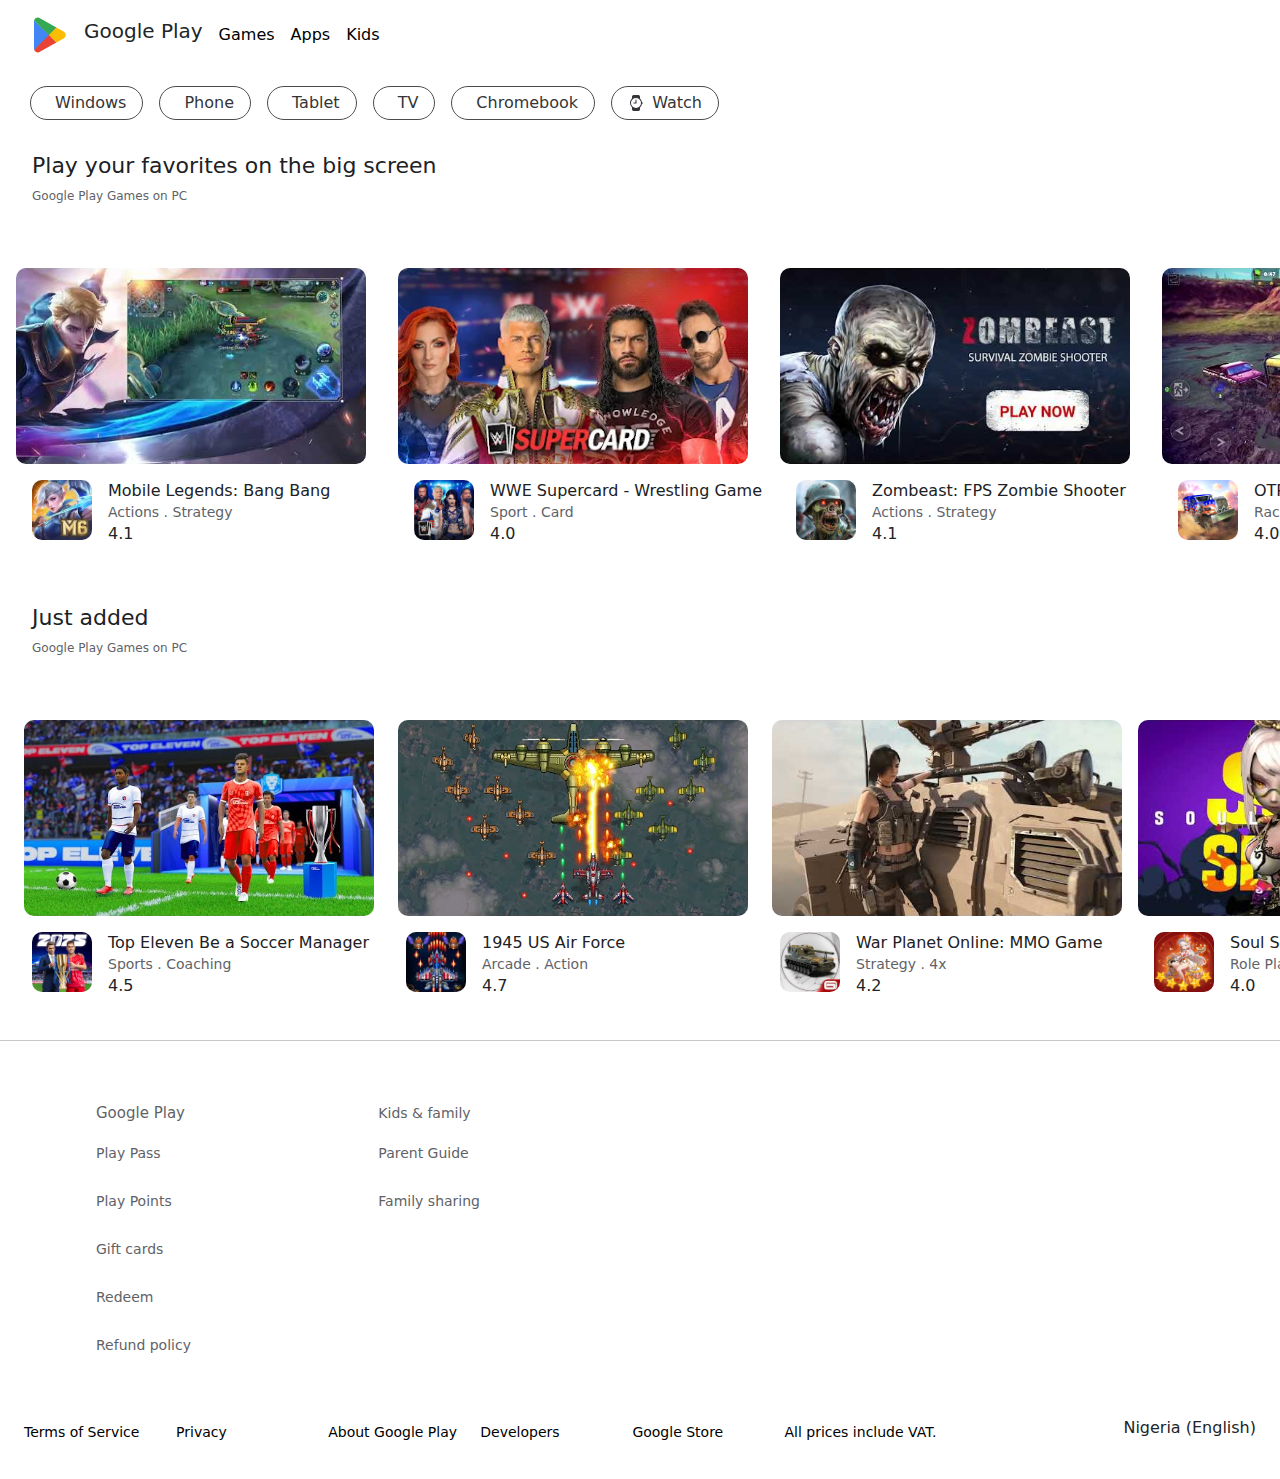
<file: index.html>
<!DOCTYPE html>
<html lang="en">
<head>
    <meta charset="UTF-8">
    <meta name="viewport" content="width=device-width, initial-scale=1.0">
    <title>Android Apps on Google Play</title>
    <!-- <link rel="stylesheet" href="./media queries style.css"> -->
    <!-- <link rel="stylesheet" href="./variable.css"> -->
    <link rel="stylesheet" href="./css/global.css">
    <link rel="shortcut icon" href="./project images/remove bg of favicon.png" type="image/x-icon">
    <link rel="stylesheet" href="https://cdnjs.cloudflare.com/ajax/libs/font-awesome/6.6.0/css/all.min.css" integrity="sha512-Kc323vGBEqzTmouAECnVceyQqyqdsSiqLQISBL29aUW4U/M7pSPA/gEUZQqv1cwx4OnYxTxve5UMg5GT6L4JJg==" crossorigin="anonymous" referrerpolicy="no-referrer" />
    <link href="https://cdn.jsdelivr.net/npm/bootstrap@5.3.3/dist/css/bootstrap.min.css" rel="stylesheet" integrity="sha384-QWTKZyjpPEjISv5WaRU9OFeRpok6YctnYmDr5pNlyT2bRjXh0JMhjY6hW+ALEwIH" crossorigin="anonymous">
</head>
<body>
<header>
    <div class="home main">
        <div class="leftnav">
            <a href="./index.html">
            <img style="height: 38px; width: 38px;" src="./project images/playstore header.svg" alt=""></a>
            <h5>Google Play</h5>
 


            <div class="heat">
               <a href="./index.html" class="absolute">Games</a>
                <a href="./html/media queries.html" class="absolute">Apps</a>
                <a href="./html/variable.html" class="absolute">Kids</a>
            </div>
        </div>
        <div class="rightnav">
            <div class="right">
               <i class="fa-solid fa-magnifying-glass"></i>
               <i class="fa-regular fa-circle-question"></i>
               <i class="fa-regular fa-circle-user"></i>
            </div>
        </div>
   </div>

</header>
    
    <section class="sectoin2">
        <div class="actual">
            <a href="./index.html" class="okay">
                <i class="fa-solid fa-tv"></i> Windows
            </a>
            <a href="./html/media queries.html" class="okay">
                <i class="fa-solid fa-mobile"></i>   Phone
            </a>
            <a href="./html/variable.html" class="okay">
                <i class="fa-solid fa-tablet"></i>Tablet
            </a>
            <a href="./html/father.html" class="okay">
                <i class="fa-solid fa-tv"></i> TV
            </a>

            <a href="./html/mother.html" class="okay">
                <i class="fa-solid fa-laptop"></i>Chromebook
                </a>
            <a href="./index.html" class="okay">
                <svg xmlns="http://www.w3.org/2000/svg" width="16" height="16" fill="currentColor" class="bi bi-watch" viewBox="0 0 16 16">
                    <path d="M8.5 5a.5.5 0 0 0-1 0v2.5H6a.5.5 0 0 0 0 1h2a.5.5 0 0 0 .5-.5z"/>
                    <path d="M5.667 16C4.747 16 4 15.254 4 14.333v-1.86A6 6 0 0 1 2 8c0-1.777.772-3.374 2-4.472V1.667C4 .747 4.746 0 5.667 0h4.666C11.253 0 12 .746 12 1.667v1.86a6 6 0 0 1 1.918 3.48.502.502 0 0 1 .582.493v1a.5.5 0 0 1-.582.493A6 6 0 0 1 12 12.473v1.86c0 .92-.746 1.667-1.667 1.667zM13 8A5 5 0 1 0 3 8a5 5 0 0 0 10 0"/>
                  </svg>Watch
                </a>
        </div>

        <div class="play">
            <h4>Play your favorites on the big screen</h4>
            <p>Google Play Games on PC</p>
        </div>

        <div class=" mobile">
            <div class="video">
                <div>
                    <img src="./project images/mobile legend.jpg" alt="" style="width: 350px; height: 196px; object-fit: cover; border-radius: 10px; margin: 2rem 1rem 1rem 1rem;">
                    <div class="minor">
                        <img src="./project images/mobile.webp" alt="" style="width: 60px; height: 60px; border-radius: 10px; object-fit: cover; margin: 0rem 1rem 2rem 2rem;">
                        <div class="under">
                            <h5 style="font-size: 16px;
                            line-height: 22px; font-weight: 400; color: #202124; margin-bottom: 0rem;">Mobile Legends: Bang Bang</h5>
                            <p style="font-size: 14px;
                            line-height: 20px; font-weight: 400; color: #5F6368; margin-bottom: 0rem;">Actions . Strategy</p>
                            <span>4.1 <i class="fa-solid fa-star"></i></span>
                        </div>
                    </div>
                </div>

                
                <div>
                    <img src="./project images/wwe supercard.webp" alt="" style="width: 350px; height: 196px; object-fit: cover; border-radius: 10px; margin: 2rem 1rem 1rem 1rem;">
                    <div class="minor">
                        <img src="./project images/wwe small.webp" alt="" style="width: 60px; height: 60px; border-radius: 10px; object-fit: cover; margin: 0rem 1rem 2rem 2rem;">
                        <div class="under">
                            <h5 style="font-size: 16px;
                            line-height: 22px; font-weight: 400; color: #202124; margin-bottom: 0rem;">WWE Supercard - Wrestling Game</h5>
                            <p style="font-size: 14px;
                            line-height: 20px; font-weight: 400; color: #5F6368; margin-bottom: 0rem;">Sport . Card</p>
                            <span>4.0 <i class="fa-solid fa-star"></i></span>
                        </div>
                    </div>
                </div>
                <div>
                    <img src="./project images/zombeast.jpg" alt="" style="width: 350px; height: 196px; object-fit: cover; border-radius: 10px; margin: 2rem 1rem 1rem 1rem;">
                <div class="minor">
                    <img src="./project images/zombie small.webp" alt="" style="width: 60px; height: 60px; border-radius: 10px; object-fit: cover; margin: 0rem 1rem 2rem 2rem;">
                    <div class="under">
                        <h5 style="font-size: 16px;
                        line-height: 22px; font-weight: 400; color: #202124; margin-bottom: 0rem;">Zombeast: FPS Zombie Shooter</h5>
                        <p style="font-size: 14px;
                        line-height: 20px; font-weight: 400; color: #5F6368; margin-bottom: 0rem;">Actions . Strategy</p>
                        <span>4.1 <i class="fa-solid fa-star"></i></span>
                    </div>
                </div>
                </div>

                <div>
                    <img src="./project images/otr.jpg" alt="" style="width: 350px; height: 196px; object-fit: cover; border-radius: 10px; margin: 2rem 1rem 1rem 1rem;">
                    <div class="minor">
                        <img src="./project images/otr small.webp" alt="" style="width: 60px; height: 60px; border-radius: 10px; object-fit: cover; margin: 0rem 1rem 2rem 2rem;">
                        <div class="under">
                            <h5 style="font-size: 16px;
                            line-height: 22px; font-weight: 400; color: #202124; margin-bottom: 0rem;">OTR: Offroad Car Driving Game</h5>
                            <p style="font-size: 14px;
                            line-height: 20px; font-weight: 400; color: #5F6368; margin-bottom: 0rem;">Racing . Simulation</p>
                            <span>4.0 <i class="fa-solid fa-star"></i></span>
                        </div>
                    </div>
                </div>

                <div>
                    <img src="./project images/empire.webp" alt="" style="width: 350px; height: 196px; object-fit: cover; border-radius: 10px; margin: 2rem 1rem 1rem 1rem;">
                    <div class="minor">
                        <img src="./project images/empire small.webp" alt="" style="width: 60px; height: 60px; border-radius: 10px; object-fit: cover; margin: 0rem 1rem 2rem 2rem;">
                        <div class="under">
                            <h5 style="font-size: 16px;
                            line-height: 22px; font-weight: 400; color: #202124; margin-bottom: 0rem;">Empire Takeover</h5>
                            <p style="font-size: 14px;
                            line-height: 20px; font-weight: 400; color: #5F6368; margin-bottom: 0rem;">Strategy . 4x</p>
                            <span>4.6 <i class="fa-solid fa-star"></i></span>
                        </div>
                    </div>
                </div>


                <div>
                    <img src="./project images/evony.webp" alt="" style="width: 350px; height: 196px; object-fit: cover; border-radius: 10px; margin: 2rem 1rem 1rem 1rem;">
                    <div class="minor">
                        <img src="./project images/evony small.webp" alt="" style="width: 60px; height: 60px; border-radius: 10px; object-fit: cover; margin: 0rem 1rem 2rem 2rem;">
                        <div class="under">
                            <h5 style="font-size: 16px;
                            line-height: 22px; font-weight: 400; color: #202124; margin-bottom: 0rem;">Evony: The King's Return</h5>
                            <p style="font-size: 14px;
                            line-height: 20px; font-weight: 400; color: #5F6368; margin-bottom: 0rem;">Strategy . 4x</p>
                            <span>4.3 <i class="fa-solid fa-star"></i></span>
                        </div>
                    </div>
                </div>


                <div>
                    <img src="./project images/chinese.webp" alt="" style="width: 350px; height: 196px; object-fit: cover; border-radius: 10px; margin: 2rem 1rem 1rem 1rem;">
                    <div class="minor">
                        <img src="./project images/small.webp" alt="" style="width: 60px; height: 60px; border-radius: 10px; object-fit: cover; margin: 0rem 1rem 2rem 2rem;">
                        <div class="under">
                            <h5 style="font-size: 16px;
                            line-height: 22px; font-weight: 400; color: #202124; margin-bottom: 0rem;">기적의 검</h5>
                            <p style="font-size: 14px;
                            line-height: 20px; font-weight: 400; color: #5F6368; margin-bottom: 0rem;">Role Playing • Single player</p>
                            <span>3.8 <i class="fa-solid fa-star"></i></span>
                        </div>
                    </div>
                </div>


                <div>
                    <img src="./project images/top war.webp" alt="" style="width: 350px; height: 196px; object-fit: cover; border-radius: 10px; margin: 2rem 1rem 1rem 1rem;">
                    <div class="minor">
                        <img src="./project images/top war small.webp" alt="" style="width: 60px; height: 60px; border-radius: 10px; object-fit: cover; margin: 0rem 1rem 2rem 2rem;">
                        <div class="under">
                            <h5 style="font-size: 16px;
                            line-height: 22px; font-weight: 400; color: #202124; margin-bottom: 0rem;">Top War: Battle Game</h5>
                            <p style="font-size: 14px;
                            line-height: 20px; font-weight: 400; color: #5F6368; margin-bottom: 0rem;">Strategy . 4x</p>
                            <span>3.5 <i class="fa-solid fa-star"></i></span>
                        </div>
                    </div>
                </div>


                <div>
                    <img src="./project images/JUST DANCE.jpg" alt="" style="width: 350px; height: 196px; object-fit: cover; border-radius: 10px; margin: 2rem 1rem 1rem 1rem;">
                    <div class="minor">
                        <img src="./project images/just dance small.webp" alt="" style="width: 60px; height: 60px; border-radius: 10px; object-fit: cover; margin: 0rem 1rem 2rem 2rem;">
                        <div class="under">
                            <h5 style="font-size: 16px;
                            line-height: 22px; font-weight: 400; color: #202124; margin-bottom: 0rem;">Just Dance Now</h5>
                            <p style="font-size: 14px;
                            line-height: 20px; font-weight: 400; color: #5F6368; margin-bottom: 0rem;">Music . Performance</p>
                            <span>3.8 <i class="fa-solid fa-star"></i></span>
                        </div>
                    </div>
                </div>


                <div>
                    <img src="./project images/magic.webp" alt="" style="width: 350px; height: 196px; object-fit: cover; border-radius: 10px; margin: 2rem 1rem 1rem 1rem;">
                    <div class="minor">
                        <img src="./project images/magic small.webp" alt="" style="width: 60px; height: 60px; border-radius: 10px; object-fit: cover; margin: 0rem 1rem 2rem 2rem;">
                        <div class="under">
                            <h5 style="font-size: 16px;
                            line-height: 22px; font-weight: 400; color: #202124; margin-bottom: 0rem;">Magic Rush: Heroes</h5>
                            <p style="font-size: 14px;
                            line-height: 20px; font-weight: 400; color: #5F6368; margin-bottom: 0rem;">Role Playing . Action-Strategy</p>
                            <span>4.2 <i class="fa-solid fa-star"></i></span>
                        </div>
                    </div>
                    <!-- ends -->
                </div>
            </div>
        </div>


        <div class="play">
            <h4>Just added</h4>
            <p>Google Play Games on PC</p>
        </div>

        <div class="mobile">
            <div class="video">
                <div>
                    <img src="./project images/top eleven be a soocer manager.jpg" alt="" style="width: 350px; height: 196px; object-fit: cover; border-radius: 10px; margin: 2rem 0rem 1rem 1.5rem;">
                    <div class="minor">
                        <img src="./project images/soccer.webp" alt="" style="width: 60px; height: 60px; border-radius: 10px; object-fit: cover; margin: 0rem 1rem 0rem 2rem;">
                        <div class="under">
                            <h5 style="font-size: 16px;
                            line-height: 22px; font-weight: 400; color: #202124; margin-bottom: 0rem;">Top Eleven Be a Soccer Manager</h5>
                            <p style="font-size: 14px;
                            line-height: 20px; font-weight: 400; color: #5F6368; margin-bottom: 0rem;">Sports . Coaching</p>
                            <span>4.5 <i class="fa-solid fa-star"></i></span>
                        </div>
                    </div>
                    
                </div>
                <div>
                    <img src="./project images/1945 US Air Force.jpg" alt="" style="width: 350px; height: 196px; object-fit: cover; border-radius: 10px; margin: 2rem 0rem 1rem 1.5rem;">
                    <div class="minor">
                        <img src="./project images/air force.webp" alt="" style="width: 60px; height: 60px; border-radius: 10px; object-fit: cover; margin: 0rem 1rem 0rem 2rem;">
                        <div class="under">
                            <h5 style="font-size: 16px;
                            line-height: 22px; font-weight: 400; color: #202124; margin-bottom: 0rem;">1945 US Air Force</h5>
                            <p style="font-size: 14px;
                            line-height: 20px; font-weight: 400; color: #5F6368; margin-bottom: 0rem;">Arcade . Action</p>
                            <span>4.7 <i class="fa-solid fa-star"></i></span>
                        </div>
                    </div>
                </div>
                <div>
                    <img src="./project images/war pLANET.jpg" alt="" style="width: 350px; height: 196px; object-fit: cover; border-radius: 10px; margin: 2rem 0rem 1rem 1.5rem;">
                    <div class="minor">
                       <img src="./project images/war small.webp" alt="" style="width: 60px; height: 60px; border-radius: 10px; object-fit: cover; margin: 0rem 1rem 0rem 2rem;">
                       <div class="under">
                          <h5 style="font-size: 16px;
                          line-height: 22px; font-weight: 400; color: #202124; margin-bottom: 0rem;">War Planet Online: MMO Game</h5>
                          <p style="font-size: 14px;
                          line-height: 20px; font-weight: 400; color: #5F6368; margin-bottom: 0rem;">Strategy . 4x</p>
                          <span>4.2 <i class="fa-solid fa-star"></i></span>
                        </div>
                    </div>
                </div>



                <div>
                    <img src="./project images/seeker.jpg" alt="" style="width: 350px; height: 196px; object-fit: cover; border-radius: 10px; margin: 2rem 1rem 1rem 1rem;">
                    <div class="minor">
                        <img src="./project images/seeker small.webp" alt="" style="width: 60px; height: 60px; border-radius: 10px; object-fit: cover; margin: 0rem 1rem 2rem 2rem;">
                        <div class="under">
                            <h5 style="font-size: 16px;
                            line-height: 22px; font-weight: 400; color: #202124; margin-bottom: 0rem;">Soul Seeker: six knights</h5>
                            <p style="font-size: 14px;
                            line-height: 20px; font-weight: 400; color: #5F6368; margin-bottom: 0rem;">Role Playing . Action-strategy</p>
                            <span>4.0 <i class="fa-solid fa-star"></i></span>
                        </div>
                    </div>
                </div>


                <div>
                    <img src="./project images/among gods.webp" alt="" style="width: 350px; height: 196px; object-fit: cover; border-radius: 10px; margin: 2rem 0rem 1rem 1.5rem;">
                    <div class="minor">
                        <img src="./project images/among god small.webp" alt="" style="width: 60px; height: 60px; border-radius: 10px; object-fit: cover; margin: 0rem 1rem 0rem 2rem;">
                        <div class="under">
                            <h5 style="font-size: 16px;
                            line-height: 22px; font-weight: 400; color: #202124; margin-bottom: 0rem;">Among Gods! RPG Adventure</h5>
                            <p style="font-size: 14px;
                            line-height: 20px; font-weight: 400; color: #5F6368; margin-bottom: 0rem;">Role Playing . Action-Strategy</p>
                            <span>4.6 <i class="fa-solid fa-star"></i></span>
                        </div>
                    </div>
                </div>



                <div>
                    <img src="./project images/conquer.jpg" alt="" style="width: 350px; height: 196px; object-fit: cover; border-radius: 10px; margin: 2rem 0rem 1rem 1.5rem;">
                    <div class="minor">
                        <img src="./project images/conquer small.webp" alt="" style="width: 60px; height: 60px; border-radius: 10px; object-fit: cover; margin: 0rem 1rem 0rem 2rem;">
                        <div class="under">
                         <h5 style="font-size: 16px;
                            line-height: 22px; font-weight: 400; color: #202124; margin-bottom: 0rem;">War and Magic: Kingdom Reborn</h5>
                            <p style="font-size: 14px;
                            line-height: 20px; font-weight: 400; color: #5F6368; margin-bottom: 0rem;">Strategy . 4x</p>
                            <span>4.2 <i class="fa-solid fa-star"></i></span>
                        </div>
                    </div>
                </div>

                <div>
                    <img src="./project images/8th ann.jpg" alt="" style="width: 350px; height: 196px; object-fit: cover; border-radius: 10px; margin: 2rem 0rem 1rem 1.5rem;">
                    <div class="minor">
                        <img src="./project images/8th ann small.webp" alt="" style="width: 60px; height: 60px; border-radius: 10px; object-fit: cover; margin: 0rem 1rem 0rem 2rem;">
                        <div class="under">
                            <h5 style="font-size: 16px;
                            line-height: 22px; font-weight: 400; color: #202124; margin-bottom: 0rem;">CookieRun:OvenBreak</h5>
                            <p style="font-size: 14px;
                            line-height: 20px; font-weight: 400; color: #5F6368; margin-bottom: 0rem;">Adventure . Action</p>
                            <span>4.5 <i class="fa-solid fa-star"></i></span>
                        </div>
                    </div>
                </div>

                <div>
                    <img src="./project images/game of sultan.jpg" alt="" style="width: 350px; height: 196px; object-fit: cover; border-radius: 10px; margin: 2rem 0rem 1rem 1.5rem;">
                    <div class="minor">
                        <img src="./project images/gamo of sultan samll.webp" alt="" style="width: 60px; height: 60px; border-radius: 10px; object-fit: cover; margin: 0rem 1rem 0rem 2rem;">
                        <div class="under">
                            <h5 style="font-size: 16px;
                            line-height: 22px; font-weight: 400; color: #202124; margin-bottom: 0rem;">Game of Sultans</h5>
                             <p style="font-size: 14px;
                            line-height: 20px; font-weight: 400; color: #5F6368; margin-bottom: 0rem;">Role Playing . Simulation</p>
                            <span>4.2 <i class="fa-solid fa-star"></i></span>
                        </div>
                    </div>
                </div>




                <div>
                   <img src="./project images/hungry shark small.jpg" alt="" style="width: 350px; height: 196px; object-fit: cover; border-radius: 10px; margin: 2rem 0rem 1rem 1.5rem;">
                   <div class="minor">
                       <img src="./project images/hungry shark.webp" alt="" style="width: 60px; height: 60px; border-radius: 10px; object-fit: cover; margin: 0rem 1rem 0rem 2rem;">
                        <div class="under">
                            <h5 style="font-size: 16px;
                            line-height: 22px; font-weight: 400; color: #202124; margin-bottom: 0rem;">Hungry Shark Evolution</h5>
                            <p style="font-size: 14px; line-height: 20px; font-weight: 400; color: #5F6368; margin-bottom: 0rem;">Action . Survival</p>
                            <span>4.4 <i class="fa-solid fa-star"></i></span>
                        </div>
                    </div>
                </div>

                <div>
                    <img src="./project images/last.jpg" alt="" style="width: 350px; height: 196px; object-fit: cover; border-radius: 10px; margin: 2rem 0rem 1rem 1.5rem;">
                    <div class="minor">
                        <img src="./project images/last small.webp" alt="" style="width: 60px; height: 60px; border-radius: 10px; object-fit: cover; margin: 0rem 1rem 0rem 2rem;">
                        <div class="under">
                            <h5 style="font-size: 16px;
                            line-height: 22px; font-weight: 400; color: #202124; margin-bottom: 0rem;">Last Fortress: Underground</h5>
                            <p style="font-size: 14px;
                            line-height: 20px; font-weight: 400; color: #5F6368; margin-bottom: 0rem;">Strategy . 4x</p>
                            <span>4.4 <i class="fa-solid fa-star"></i></span>
                        </div>
                    </div>
                </div>
                <!--  -->
            </div>
        </div>
    </section>



    <div class="together">
        <div class="beat">
            <div class="gather">
                <a href="./index.html"><svg xmlns="http://www.w3.org/2000/svg" width="25" height="30" fill="currentColor" class="bi bi-controller" viewBox="0 0 16 16">
                    <path d="M11.5 6.027a.5.5 0 1 1-1 0 .5.5 0 0 1 1 0m-1.5 1.5a.5.5 0 1 0 0-1 .5.5 0 0 0 0 1m2.5-.5a.5.5 0 1 1-1 0 .5.5 0 0 1 1 0m-1.5 1.5a.5.5 0 1 0 0-1 .5.5 0 0 0 0 1m-6.5-3h1v1h1v1h-1v1h-1v-1h-1v-1h1z"/>
                    <path d="M3.051 3.26a.5.5 0 0 1 .354-.613l1.932-.518a.5.5 0 0 1 .62.39c.655-.079 1.35-.117 2.043-.117.72 0 1.443.041 2.12.126a.5.5 0 0 1 .622-.399l1.932.518a.5.5 0 0 1 .306.729q.211.136.373.297c.408.408.78 1.05 1.095 1.772.32.733.599 1.591.805 2.466s.34 1.78.364 2.606c.024.816-.059 1.602-.328 2.21a1.42 1.42 0 0 1-1.445.83c-.636-.067-1.115-.394-1.513-.773-.245-.232-.496-.526-.739-.808-.126-.148-.25-.292-.368-.423-.728-.804-1.597-1.527-3.224-1.527s-2.496.723-3.224 1.527c-.119.131-.242.275-.368.423-.243.282-.494.575-.739.808-.398.38-.877.706-1.513.773a1.42 1.42 0 0 1-1.445-.83c-.27-.608-.352-1.395-.329-2.21.024-.826.16-1.73.365-2.606.206-.875.486-1.733.805-2.466.315-.722.687-1.364 1.094-1.772a2.3 2.3 0 0 1 .433-.335l-.028-.079zm2.036.412c-.877.185-1.469.443-1.733.708-.276.276-.587.783-.885 1.465a14 14 0 0 0-.748 2.295 12.4 12.4 0 0 0-.339 2.406c-.022.755.062 1.368.243 1.776a.42.42 0 0 0 .426.24c.327-.034.61-.199.929-.502.212-.202.4-.423.615-.674.133-.156.276-.323.44-.504C4.861 9.969 5.978 9.027 8 9.027s3.139.942 3.965 1.855c.164.181.307.348.44.504.214.251.403.472.615.674.318.303.601.468.929.503a.42.42 0 0 0 .426-.241c.18-.408.265-1.02.243-1.776a12.4 12.4 0 0 0-.339-2.406 14 14 0 0 0-.748-2.295c-.298-.682-.61-1.19-.885-1.465-.264-.265-.856-.523-1.733-.708-.85-.179-1.877-.27-2.913-.27s-2.063.091-2.913.27"/>
                    </svg></i></a>
                <p style="font-style: normal; font-size: 14px; font-weight: 400; line-height: normal; color: #000000;">Games</p>
            </div>
        
        
        
            
            <div class="gather">
                <a href="./html/media queries.html"><svg xmlns="http://www.w3.org/2000/svg" width="25" height="30" fill="currentColor" class="bi bi-x-diamond-fill" viewBox="0 0 16 16">
                    <path d="M9.05.435c-.58-.58-1.52-.58-2.1 0L4.047 3.339 8 7.293l3.954-3.954L9.049.435zm3.61 3.611L8.708 8l3.954 3.954 2.904-2.905c.58-.58.58-1.519 0-2.098l-2.904-2.905zm-.706 8.614L8 8.708l-3.954 3.954 2.905 2.904c.58.58 1.519.58 2.098 0l2.905-2.904zm-8.614-.706L7.292 8 3.339 4.046.435 6.951c-.58.58-.58 1.519 0 2.098z"/></svg></a>
                <p style="font-style: normal; font-size: 14px; font-weight: 400; line-height: normal; color: #000000;">Apps</p>
            </div>
        
        
        
            <div class="gather">
                <a href="./html/variable.html"><svg xmlns="http://www.w3.org/2000/svg" width="25" height="30" fill="currentColor" class="bi bi-star" viewBox="0 0 16 16">
                    <path d="M2.866 14.85c-.078.444.36.791.746.593l4.39-2.256 4.389 2.256c.386.198.824-.149.746-.592l-.83-4.73 3.522-3.356c.33-.314.16-.888-.282-.95l-4.898-.696L8.465.792a.513.513 0 0 0-.927 0L5.354 5.12l-4.898.696c-.441.062-.612.636-.283.95l3.523 3.356-.83 4.73zm4.905-2.767-3.686 1.894.694-3.957a.56.56 0 0 0-.163-.505L1.71 6.745l4.052-.576a.53.53 0 0 0 .393-.288L8 2.223l1.847 3.658a.53.53 0 0 0 .393.288l4.052.575-2.906 2.77a.56.56 0 0 0-.163.506l.694 3.957-3.686-1.894a.5.5 0 0 0-.461 0z"/>
                  </svg></a>
                <p style="font-style: normal; font-size: 14px; font-weight: 400; line-height: normal; color: #000000;">Kids</p>
            </div>
        </div>
       </div>
    
    
    
    
    <hr>


    <footer class="last">
       <div class="not">
           <div class="least">
               <div class="but">
                    <h5 style="font-size: 15px; line-height: 32px; font-weight: 500; color: #5F6368; font-style: normal;">Google Play</h5>
                    <p  style="font-size: 14px; line-height: 32px; font-weight: 400; color: #5F6368; font-style: normal;">Play Pass</p>
                    <p  style="font-size: 14px; line-height: 32px; font-weight: 400; color: #5F6368; font-style: normal;">Play Points</p>
                    <p  style="font-size: 14px; line-height: 32px; font-weight: 400; color: #5F6368; font-style: normal;">Gift cards</p>
                    <p  style="font-size: 14px; line-height: 32px; font-weight: 400; color: #5F6368; font-style: normal;">Redeem</p>
                    <p  style="font-size: 14px; line-height: 32px; font-weight: 400; color: #5F6368; font-style: normal;">Refund policy</p>
                </div>


               <div class="meat">
                    <h5 style="font-size: 14px; line-height: 32px; font-weight: 500; color: #5F6368; font-style: normal;">Kids & family</h5>
                    <p style="font-size: 14px; line-height: 32px; font-weight: 400; color: #5F6368; font-style: normal;">Parent Guide</p>
                   <p  style="font-size: 14px; line-height: 32px; font-weight: 400; color: #5F6368; font-style: normal;">Family sharing</p>
                </div>
            </div>
        </div>


        <div class="could">
            <div class="do">
                <div class="it">
                    <p style="font-size: 14px; line-height: 14px; font-weight: 400; font-style: normal; color: #000000;">Terms of Service</p>
                    <p style="font-size: 14px; line-height: 14px; font-weight: 400; font-style: normal; color: #000000; margin-right: 0 ;">Privacy</p>
                    <p style="font-size: 14px; line-height: 14px; font-weight: 400; font-style: normal; color: #000000;">About Google Play</p>
                    <p style="font-size: 14px; line-height: 14px; font-weight: 400; font-style: normal; color: #000000;">Developers</p>
                    <p style="font-size: 14px; line-height: 14px; font-weight: 400; font-style: normal; color: #000000;">Google Store</p>
                    <p style="font-size: 14px; line-height: 14px; font-weight: 400; font-style: normal; color: #000000;">All prices include VAT.</p>
                </div>
                <!--  -->
                <div class="you">
                   <p>Nigeria (English)</p>
                </div>
                <!--  -->
            </div>
        </div>
    </footer>
    <script src="https://cdn.jsdelivr.net/npm/bootstrap@5.3.3/dist/js/bootstrap.bundle.min.js" integrity="sha384-YvpcrYf0tY3lHB60NNkmXc5s9fDVZLESaAA55NDzOxhy9GkcIdslK1eN7N6jIeHz" crossorigin="anonymous"></script>
</body>
</html>
</file>
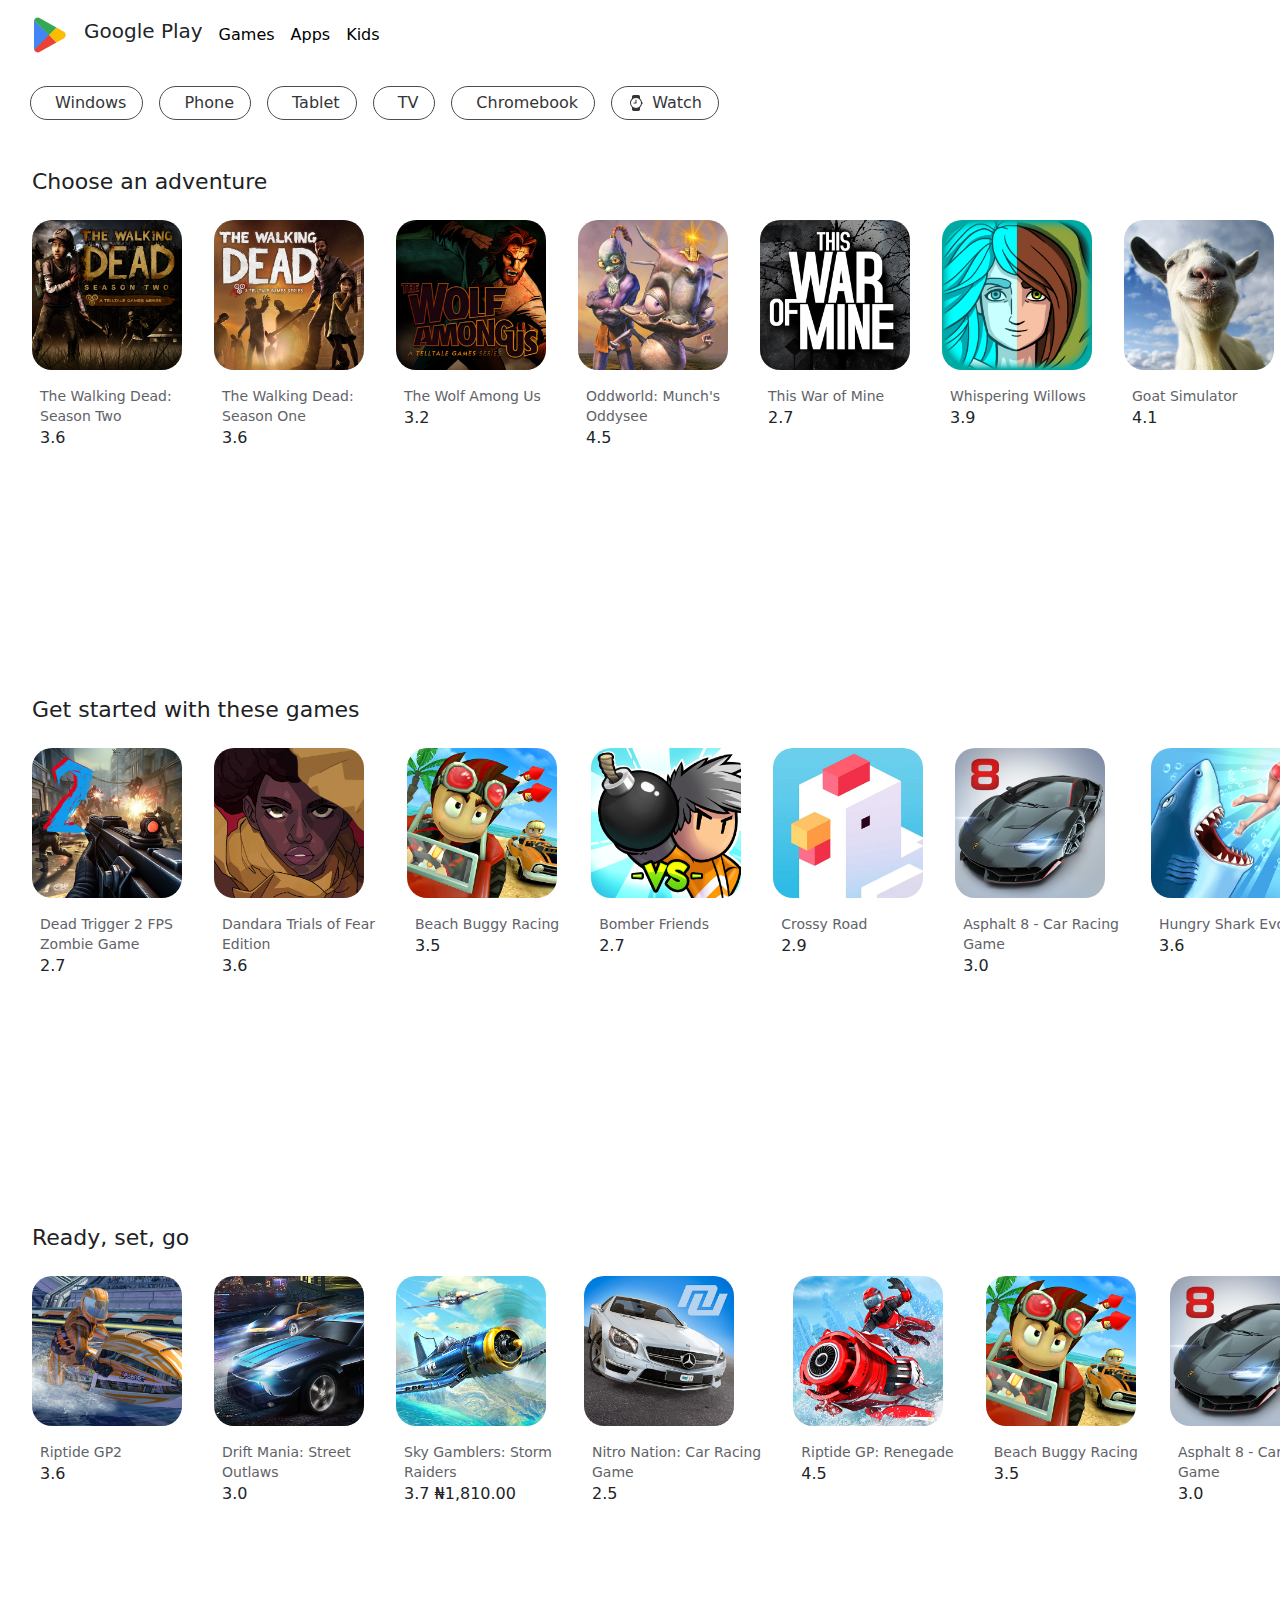
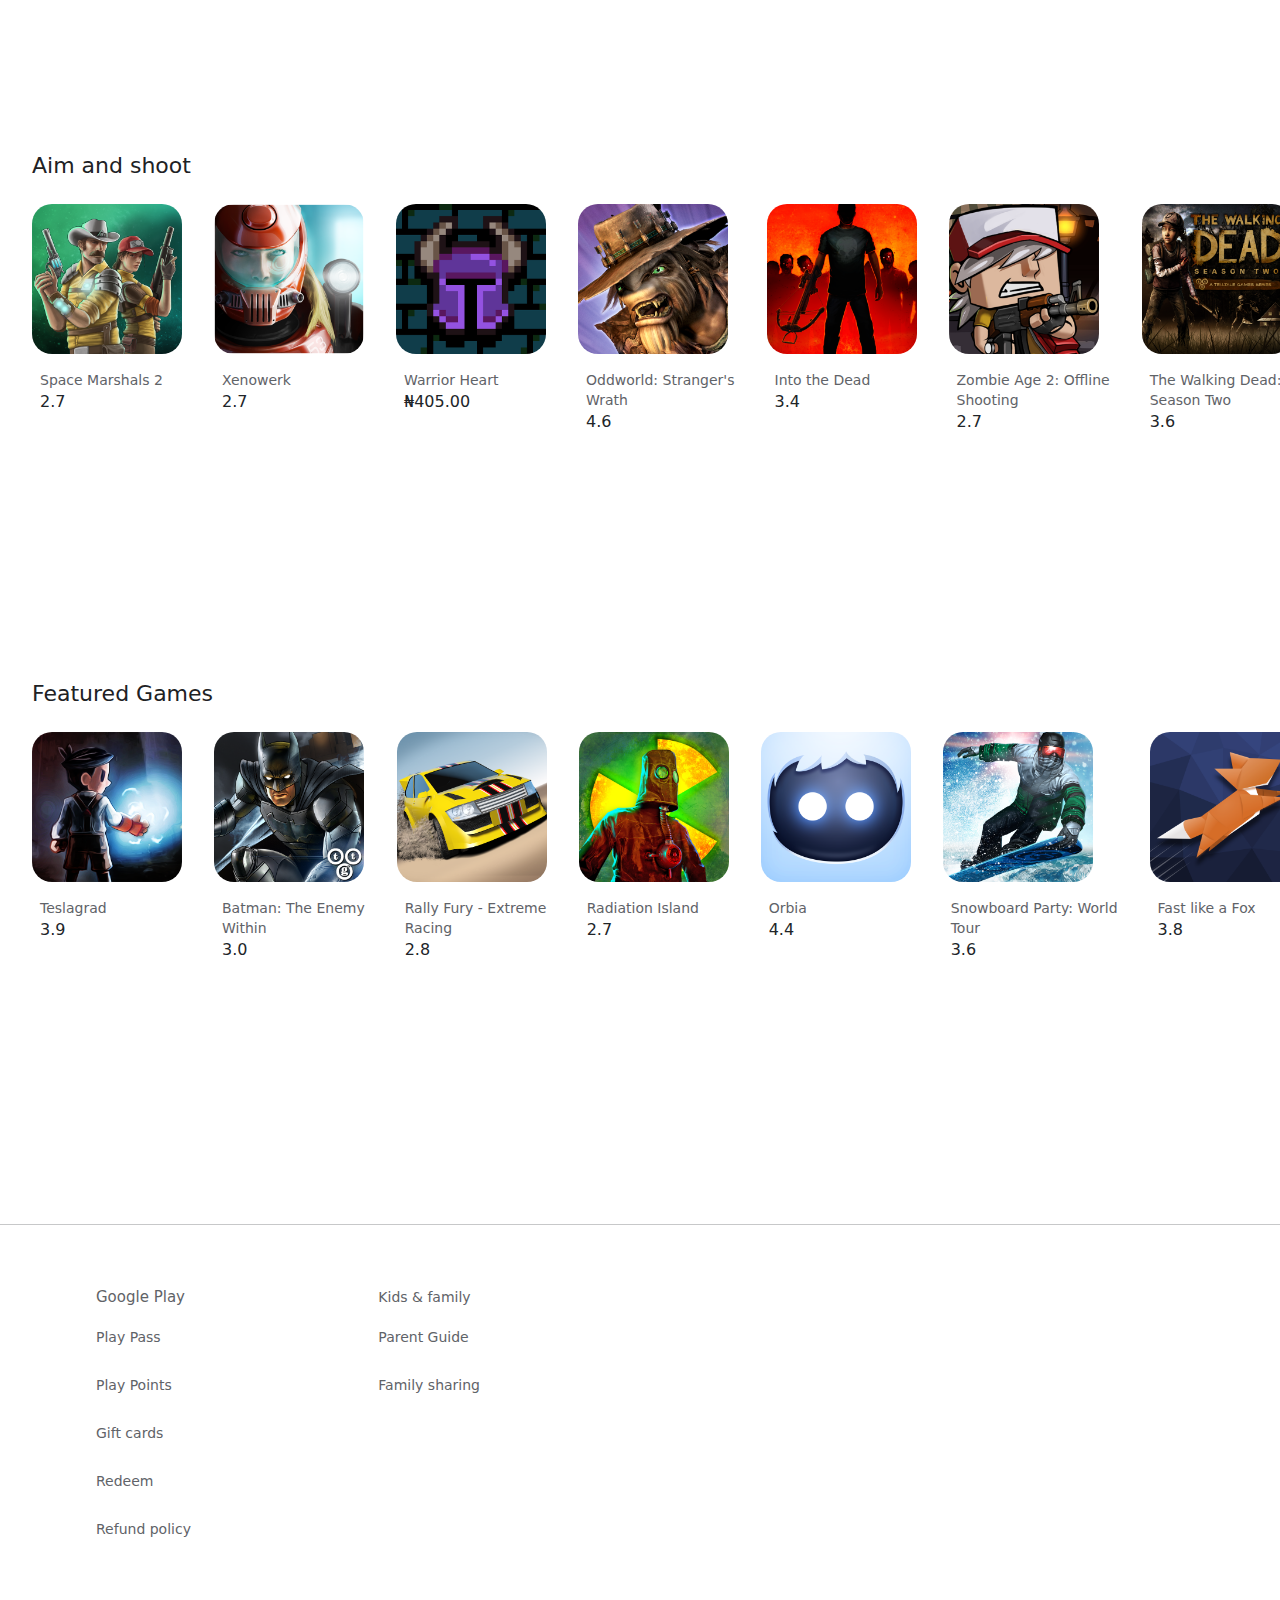
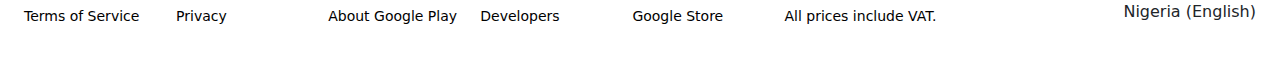
<file: html/father.html>
<!DOCTYPE html>
<html lang="en">
<head>
    <meta charset="UTF-8">
    <meta name="viewport" content="width=device-width, initial-scale=1.0">
    <title>Android Apps on Google Play</title>
</head>
<body>
    <link rel="stylesheet" href="../css/father.css">
    <link rel="shortcut icon" href="../project images/remove bg of favicon.png" type="image/x-icon">
    <link rel="stylesheet" href="https://cdnjs.cloudflare.com/ajax/libs/font-awesome/6.6.0/css/all.min.css" integrity="sha512-Kc323vGBEqzTmouAECnVceyQqyqdsSiqLQISBL29aUW4U/M7pSPA/gEUZQqv1cwx4OnYxTxve5UMg5GT6L4JJg==" crossorigin="anonymous" referrerpolicy="no-referrer" />
    <link href="https://cdn.jsdelivr.net/npm/bootstrap@5.3.3/dist/css/bootstrap.min.css" rel="stylesheet" integrity="sha384-QWTKZyjpPEjISv5WaRU9OFeRpok6YctnYmDr5pNlyT2bRjXh0JMhjY6hW+ALEwIH" crossorigin="anonymous">
</head>
<body>
<header>
    <div class="home main">
        <div class="leftnav">
            <a href="../index.html">
            <img style="height: 38px; width: 38px;" src="../project images/playstore header.svg" alt=""></a>
            <h5>Google Play</h5>
 


            <div class="heat">
               <a href="../index.html" class="absolute">Games</a>
                <a href="./media queries.html" class="absolute">Apps</a>
                <a href="./variable.html" class="absolute">Kids</a>
            </div>
        </div>
        <div class="rightnav">
            <div class="right">
               <i class="fa-solid fa-magnifying-glass"></i>
               <i class="fa-regular fa-circle-question"></i>
               <i class="fa-regular fa-circle-user"></i>
            </div>
        </div>
   </div>

</header>


<section class="sectoin2">
    <div class="actual">
        <a href="../index.html" class="okay">
            <i class="fa-solid fa-tv"></i> Windows
        </a>
        <a href="./media queries.html" class="okay">
            <i class="fa-solid fa-mobile"></i>   Phone
        </a>
        <a href="./variable.html" class="okay">
            <i class="fa-solid fa-tablet"></i>Tablet
        </a>
        <a href="./father.html" class="okay">
            <i class="fa-solid fa-tv"></i> TV
        </a>

        <a href="./mother.html" class="okay">
            <i class="fa-solid fa-laptop"></i>Chromebook
            </a>
        <a href="../index.html" class="okay">
            <svg xmlns="http://www.w3.org/2000/svg" width="16" height="16" fill="currentColor" class="bi bi-watch" viewBox="0 0 16 16">
                <path d="M8.5 5a.5.5 0 0 0-1 0v2.5H6a.5.5 0 0 0 0 1h2a.5.5 0 0 0 .5-.5z"/>
                <path d="M5.667 16C4.747 16 4 15.254 4 14.333v-1.86A6 6 0 0 1 2 8c0-1.777.772-3.374 2-4.472V1.667C4 .747 4.746 0 5.667 0h4.666C11.253 0 12 .746 12 1.667v1.86a6 6 0 0 1 1.918 3.48.502.502 0 0 1 .582.493v1a.5.5 0 0 1-.582.493A6 6 0 0 1 12 12.473v1.86c0 .92-.746 1.667-1.667 1.667zM13 8A5 5 0 1 0 3 8a5 5 0 0 0 10 0"/>
            </svg>Watch
        </a>
    </div>



     <!-- start of Choose an adventure for you -->
     <div class="get">
        <div class="better">
            <h3>Choose an adventure</h3>
        </div>
    </div>
    <!-- end of Choose an adventure for you -->

     <!-- Start of Choose an adventure for you app  -->
    <div class="mat">
        <div class="sad">
           <!--  -->
            <div class="ass">
                <img src="../project images/walking2.webp" alt="" style="width: 150px; height: 150px; border-radius: 20px;">
                <div class="ad">
                    <p style="font-size: 14px;
                    line-height: 20px; font-weight: 400; color: #5F6368; margin-bottom: 0rem;">The Walking Dead: <br>Season Two</p>
                    <span>3.6 <i class="fa-solid fa-star"></i></span>
                </div>
            </div>


            <div class="ass">
                <img src="../project images/walking1.webp" alt="" style="width: 150px; height: 150px; border-radius: 20px;">
                <div class="ad">
                    <p style="font-size: 14px;
                    line-height: 20px; font-weight: 400; color: #5F6368; margin-bottom: 0rem;">The Walking Dead: <br>Season One</p>
                    <span>3.6 <i class="fa-solid fa-star"></i></span>
                </div>
            </div>


            <div class="ass">
                <img src="../project images/wolf.webp" alt="" style="width: 150px; height: 150px; border-radius: 20px;">
                <div class="ad">
                    <p style="font-size: 14px;
                    line-height: 20px; font-weight: 400; color: #5F6368; margin-bottom: 0rem;">The Wolf Among Us</p>
                    <span>3.2 <i class="fa-solid fa-star"></i></span>
                </div>
            </div>




            <div class="ass">
                <img src="../project images/oddworld.webp" alt="" style="width: 150px; height: 150px; border-radius: 20px;">
                <div class="ad">
                    <p style="font-size: 14px;
                    line-height: 20px; font-weight: 400; color: #5F6368; margin-bottom: 0rem;">Oddworld: Munch's <br>Oddysee</p>
                    <span>4.5<i class="fa-solid fa-star"></i></span>
                </div>
            </div>



            <div class="ass">
                <img src="../project images/the war.webp" alt="" style="width: 150px; height: 150px; border-radius: 20px;">
                <div class="ad">
                    <p style="font-size: 14px;
                    line-height: 20px; font-weight: 400; color: #5F6368; margin-bottom: 0rem;">This War of Mine</p>
                    <span>2.7 <i class="fa-solid fa-star"></i></span>
                </div>
            </div>


            <div class="ass">
                <img src="../project images/whispering.webp" alt="" style="width: 150px; height: 150px; border-radius: 20px;">
                <div class="ad">
                    <p style="font-size: 14px;
                    line-height: 20px; font-weight: 400; color: #5F6368; margin-bottom: 0rem;">Whispering Willows</p>
                    <span>3.9 <i class="fa-solid fa-star"></i></span>
                </div>
            </div>



            <div class="ass">
                <img src="../project images/goat.webp" alt="" style="width: 150px; height: 150px; border-radius: 20px;">
                <div class="ad">
                    <p style="font-size: 14px;
                    line-height: 20px; font-weight: 400; color: #5F6368; margin-bottom: 0rem;">Goat Simulator</p>
                    <span>4.1 <i class="fa-solid fa-star"></i></span>
                </div>
            </div>

            <div class="ass">
                <img src="../project images/1941.webp" alt="" style="width: 150px; height: 150px; border-radius: 20px;">
                <div class="ad">
                    <p style="font-size: 14px;
                    line-height: 20px; font-weight: 400; color: #5F6368; margin-bottom: 0rem;">1941 Frozen Front TV</p>
                    <span>2.9 <i class="fa-solid fa-star"></i></span>
                </div>
            </div>



            <div class="ass">
                <img src="../project images/gta.webp" alt="" style="width: 150px; height: 150px; border-radius: 20px;">
                <div class="ad">
                    <p style="font-size: 14px;
                    line-height: 20px; font-weight: 400; color: #5F6368; margin-bottom: 0rem;">GTA: Liberty City Stories</p>
                    <span>4.2 <i class="fa-solid fa-star"></i></span>
                </div>
            </div>


            <div class="ass">
                <img src="../project images/king of thieves.webp" alt="" style="width: 150px; height: 150px; border-radius: 20px;">
                <div class="ad">
                    <p style="font-size: 14px;
                    line-height: 20px; font-weight: 400; color: #5F6368; margin-bottom: 0rem;">King of Thieves</p>
                    <span>4.0 <i class="fa-solid fa-star"></i></span>
                </div>
            </div>
         <!-- -->
        </div>
    </div>
    <!-- end of Choose an adventure for you app -->



    <!-- start of Get started with these games for you -->
    <div class="get">
        <div class="better">
            <h3>Get started with these games</h3>
        </div>
    </div>
    <!-- end of Get started with these games for you -->

    <!-- Start of Get started with these games app  -->
    <div class="mat">
        <div class="sad">
           <!--  -->
            <div class="ass">
                <img src="../project images/dead trigger.webp" alt="" style="width: 150px; height: 150px; border-radius: 20px;">
                <div class="ad">
                    <p style="font-size: 14px;
                    line-height: 20px; font-weight: 400; color: #5F6368; margin-bottom: 0rem;">Dead Trigger 2 FPS <br>Zombie Game</p>
                    <span>2.7 <i class="fa-solid fa-star"></i></span>
                </div>
            </div>


            <div class="ass">
                <img src="../project images/dandara.webp" alt="" style="width: 150px; height: 150px; border-radius: 20px;">
                <div class="ad">
                    <p style="font-size: 14px;
                    line-height: 20px; font-weight: 400; color: #5F6368; margin-bottom: 0rem;"> Dandara Trials of Fear <br>Edition</p>
                    <span>3.6 <i class="fa-solid fa-star"></i></span>
                </div>
            </div>


            <div class="ass">
                <img src="../project images/beach.webp" alt="" style="width: 150px; height: 150px; border-radius: 20px;">
                <div class="ad">
                    <p style="font-size: 14px;
                    line-height: 20px; font-weight: 400; color: #5F6368; margin-bottom: 0rem;">Beach Buggy Racing</p>
                    <span>3.5 <i class="fa-solid fa-star"></i></span>
                </div>
            </div>




            <div class="ass">
                <img src="../project images/bomber.webp" alt="" style="width: 150px; height: 150px; border-radius: 20px;">
                <div class="ad">
                    <p style="font-size: 14px;
                    line-height: 20px; font-weight: 400; color: #5F6368; margin-bottom: 0rem;">Bomber Friends</p>
                    <span>2.7 <i class="fa-solid fa-star"></i></span>
                </div>
            </div>



            <div class="ass">
                <img src="../project images/crossy.webp" alt="" style="width: 150px; height: 150px; border-radius: 20px;">
                <div class="ad">
                    <p style="font-size: 14px;
                    line-height: 20px; font-weight: 400; color: #5F6368; margin-bottom: 0rem;">Crossy Road</p>
                    <span>2.9 <i class="fa-solid fa-star"></i></span>
                </div>
            </div>


            <div class="ass">
                <img src="../project images/asphalt.webp" alt="" style="width: 150px; height: 150px; border-radius: 20px;">
                <div class="ad">
                    <p style="font-size: 14px;
                    line-height: 20px; font-weight: 400; color: #5F6368; margin-bottom: 0rem;">Asphalt 8 - Car Racing <br>Game</p>
                    <span>3.0 <i class="fa-solid fa-star"></i></span>
                </div>
            </div>



            <div class="ass">
                <img src="../project images/hungry shark.webp" alt="" style="width: 150px; height: 150px; border-radius: 20px;">
                <div class="ad">
                    <p style="font-size: 14px;
                    line-height: 20px; font-weight: 400; color: #5F6368; margin-bottom: 0rem;">Hungry Shark Evolution</p>
                    <span>3.6 <i class="fa-solid fa-star"></i></span>
                </div>
            </div>

            <div class="ass">
                <img src="../project images/red ball.webp" alt="" style="width: 150px; height: 150px; border-radius: 20px;">
                <div class="ad">
                    <p style="font-size: 14px;
                    line-height: 20px; font-weight: 400; color: #5F6368; margin-bottom: 0rem;">Red Ball 4</p>
                    <span>3.2 <i class="fa-solid fa-star"></i></span>
                </div>
            </div>



            <div class="ass">
                <img src="../project images/badland.webp" alt="" style="width: 150px; height: 150px; border-radius: 20px;">
                <div class="ad">
                    <p style="font-size: 14px;
                    line-height: 20px; font-weight: 400; color: #5F6368; margin-bottom: 0rem;">BADLAND</p>
                    <span>3.0 <i class="fa-solid fa-star"></i></span>
                </div>
            </div>


            <div class="ass">
                <img src="../project images/turbo.webp" alt="" style="width: 150px; height: 150px; border-radius: 20px;">
                <div class="ad">
                    <p style="font-size: 14px;
                    line-height: 20px; font-weight: 400; color: #5F6368; margin-bottom: 0rem;">Turbo Driving Racing 3D</p>
                    <span>2.4 <i class="fa-solid fa-star"></i></span>
                </div>
            </div>
         <!-- -->
        </div>
    </div>
    <!-- end of Get started with these games app -->


     <!-- start of Ready, set, go for you -->
     <div class="get">
        <div class="better">
            <h3>Ready, set, go</h3>
        </div>
    </div>
    <!-- end of Ready, set, go for you -->

    <!-- Start of Ready, set, go app  -->
    <div class="mat">
        <div class="sad">
           <!--  -->
            <div class="ass">
                <img src="../project images/riptide.webp" alt="" style="width: 150px; height: 150px; border-radius: 20px;">
                <div class="ad">
                    <p style="font-size: 14px;
                    line-height: 20px; font-weight: 400; color: #5F6368; margin-bottom: 0rem;">Riptide GP2</p>
                    <span>3.6 <i class="fa-solid fa-star"></i></span>
                </div>
            </div>


            <div class="ass">
                <img src="../project images/doesn't commute.webp" alt="" style="width: 150px; height: 150px; border-radius: 20px;">
                <div class="ad">
                    <p style="font-size: 14px;
                    line-height: 20px; font-weight: 400; color: #5F6368; margin-bottom: 0rem;">Drift Mania: Street <br>Outlaws</p>
                    <span>3.0 <i class="fa-solid fa-star"></i></span>
                </div>
            </div>


            <div class="ass">
                <img src="../project images/sky gamblers.webp" alt="" style="width: 150px; height: 150px; border-radius: 20px;">
                <div class="ad">
                    <p style="font-size: 14px;
                    line-height: 20px; font-weight: 400; color: #5F6368; margin-bottom: 0rem;">Sky Gamblers: Storm <br>Raiders</p>
                    <span>3.7  <i class="fa-solid fa-star"></i> ₦1,810.00</span>
                </div>
            </div>




            <div class="ass">
                <img src="../project images/nitro nation.webp" alt="" style="width: 150px; height: 150px; border-radius: 20px;">
                <div class="ad">
                    <p style="font-size: 14px;
                    line-height: 20px; font-weight: 400; color: #5F6368; margin-bottom: 0rem;">Nitro Nation: Car Racing <br>Game</p>
                    <span>2.5 <i class="fa-solid fa-star"></i></span>
                </div>
            </div>



            <div class="ass">
                <img src="../project images/riptide gp.webp" alt="" style="width: 150px; height: 150px; border-radius: 20px;">
                <div class="ad">
                    <p style="font-size: 14px;
                    line-height: 20px; font-weight: 400; color: #5F6368; margin-bottom: 0rem;">Riptide GP: Renegade</p>
                    <span>4.5  <i class="fa-solid fa-star"></i></span>
                </div>
            </div>


            <div class="ass">
                <img src="../project images/beach.webp" alt="" style="width: 150px; height: 150px; border-radius: 20px;">
                <div class="ad">
                    <p style="font-size: 14px;
                    line-height: 20px; font-weight: 400; color: #5F6368; margin-bottom: 0rem;">Beach Buggy Racing</p>
                    <span>3.5 <i class="fa-solid fa-star"></i></span>
                </div>
            </div>



            <div class="ass">
                <img src="../project images/asphalt.webp" alt="" style="width: 150px; height: 150px; border-radius: 20px;">
                <div class="ad">
                    <p style="font-size: 14px;
                    line-height: 20px; font-weight: 400; color: #5F6368; margin-bottom: 0rem;">Asphalt 8 - Car Racing <br>Game</p>
                    <span>3.0 <i class="fa-solid fa-star"></i></span>
                </div>
            </div>

            <div class="ass">
                <img src="../project images/sky.webp" alt="" style="width: 150px; height: 150px; border-radius: 20px;">
                <div class="ad">
                    <p style="font-size: 14px;
                    line-height: 20px; font-weight: 400; color: #5F6368; margin-bottom: 0rem;">Sky Force Anniversary</p>
                    <span>3.4 <i class="fa-solid fa-star"></i></span>
                </div>
            </div>



            <div class="ass">
                <img src="../project images/drift.webp" alt="" style="width: 150px; height: 150px; border-radius: 20px;">
                <div class="ad">
                    <p style="font-size: 14px;
                    line-height: 20px; font-weight: 400; color: #5F6368; margin-bottom: 0rem;">Does not Commute</p>
                    <span>3.4 <i class="fa-solid fa-star"></i></span>
                </div>
            </div>


            <div class="ass">
                <img src="../project images/turbo.webp" alt="" style="width: 150px; height: 150px; border-radius: 20px;">
                <div class="ad">
                    <p style="font-size: 14px;
                    line-height: 20px; font-weight: 400; color: #5F6368; margin-bottom: 0rem;">Turbo Driving Racing 3D</p>
                    <span>2.4 <i class="fa-solid fa-star"></i></span>
                </div>
            </div>
         <!-- -->
        </div>
    </div>
    <!-- end of Ready, set, go app -->


    <!-- start of Aim and shoot for you -->
    <div class="get">
        <div class="better">
            <h3>Aim and shoot</h3>
        </div>
    </div>
    <!-- end of Aim and shoot for you -->

    <!-- Start of Aim and shoot app  -->
    <div class="mat">
        <div class="sad">
           <!--  -->
            <div class="ass">
                <img src="../project images/space.webp" alt="" style="width: 150px; height: 150px; border-radius: 20px;">
                <div class="ad">
                    <p style="font-size: 14px;
                    line-height: 20px; font-weight: 400; color: #5F6368; margin-bottom: 0rem;">Space Marshals 2</p>
                    <span>2.7 <i class="fa-solid fa-star"></i></span>
                </div>
            </div>


            <div class="ass">
                <img src="../project images/xenowherk.webp" alt="" style="width: 150px; height: 150px; border-radius: 20px;">
                <div class="ad">
                    <p style="font-size: 14px;
                    line-height: 20px; font-weight: 400; color: #5F6368; margin-bottom: 0rem;">Xenowerk</p>
                    <span>2.7 <i class="fa-solid fa-star"></i></span>
                </div>
            </div>


            <div class="ass">
                <img src="../project images/warrior.webp" alt="" style="width: 150px; height: 150px; border-radius: 20px;">
                <div class="ad">
                    <p style="font-size: 14px;
                    line-height: 20px; font-weight: 400; color: #5F6368; margin-bottom: 0rem;">Warrior Heart</p>
                    <span>₦405.00</span>
                </div>
            </div>




            <div class="ass">
                <img src="../project images/oddworld wrath.webp" alt="" style="width: 150px; height: 150px; border-radius: 20px;">
                <div class="ad">
                    <p style="font-size: 14px;
                    line-height: 20px; font-weight: 400; color: #5F6368; margin-bottom: 0rem;">Oddworld: Stranger's <br>Wrath</p>
                    <span>4.6 <i class="fa-solid fa-star"></i></span>
                </div>
            </div>



            <div class="ass">
                <img src="../project images/into the dead.webp" alt="" style="width: 150px; height: 150px; border-radius: 20px;">
                <div class="ad">
                    <p style="font-size: 14px;
                    line-height: 20px; font-weight: 400; color: #5F6368; margin-bottom: 0rem;">Into the Dead</p>
                    <span>3.4  <i class="fa-solid fa-star"></i></span>
                </div>
            </div>


            <div class="ass">
                <img src="../project images/zombie.webp" alt="" style="width: 150px; height: 150px; border-radius: 20px;">
                <div class="ad">
                    <p style="font-size: 14px;
                    line-height: 20px; font-weight: 400; color: #5F6368; margin-bottom: 0rem;">Zombie Age 2: Offline <br>Shooting</p>
                    <span>2.7 <i class="fa-solid fa-star"></i></span>
                </div>
            </div>



            <div class="ass">
                <img src="../project images/walking2.webp" alt="" style="width: 150px; height: 150px; border-radius: 20px;">
                <div class="ad">
                    <p style="font-size: 14px;
                    line-height: 20px; font-weight: 400; color: #5F6368; margin-bottom: 0rem;">The Walking Dead: <br>Season Two</p>
                    <span>3.6 <i class="fa-solid fa-star"></i></span>
                </div>
            </div>



            <div class="ass">
                <img src="../project images/walking1.webp" alt="" style="width: 150px; height: 150px; border-radius: 20px;">
                <div class="ad">
                    <p style="font-size: 14px;
                    line-height: 20px; font-weight: 400; color: #5F6368; margin-bottom: 0rem;">The Walking Dead: <br>Season One</p>
                    <span>3.6 <i class="fa-solid fa-star"></i></span>
                </div>
            </div>




            <div class="ass">
                <img src="../project images/wolf.webp" alt="" style="width: 150px; height: 150px; border-radius: 20px;">
                <div class="ad">
                    <p style="font-size: 14px;
                    line-height: 20px; font-weight: 400; color: #5F6368; margin-bottom: 0rem;">The Wolf Among Us</p>
                    <span>3.2 <i class="fa-solid fa-star"></i></span>
                </div>
            </div>


            <div class="ass">
                <img src="../project images/dead effect.webp" alt="" style="width: 150px; height: 150px; border-radius: 20px;">
                <div class="ad">
                    <p style="font-size: 14px;
                    line-height: 20px; font-weight: 400; color: #5F6368; margin-bottom: 0rem;">Dead Effect 2</p>
                    <span>2.8 <i class="fa-solid fa-star"></i></span>
                </div>
            </div>
         <!-- -->
        </div>
    </div>
    <!-- end of Aim and shoot app -->



    <!-- start of Featured Games for you -->
    <div class="get">
        <div class="better">
            <h3>Featured Games</h3>
        </div>
    </div>
    <!-- end of Featured Games for you -->

    <!-- Start of Featured Games app  -->
    <div class="mat">
        <div class="sad">
           <!--  -->
            <div class="ass">
                <img src="../project images/teslagrad.webp" alt="" style="width: 150px; height: 150px; border-radius: 20px;">
                <div class="ad">
                    <p style="font-size: 14px;
                    line-height: 20px; font-weight: 400; color: #5F6368; margin-bottom: 0rem;">Teslagrad</p>
                    <span>3.9<i class="fa-solid fa-star"></i></span>
                </div>
            </div>


            <div class="ass">
                <img src="../project images/batman.webp" alt="" style="width: 150px; height: 150px; border-radius: 20px;">
                <div class="ad">
                    <p style="font-size: 14px;
                    line-height: 20px; font-weight: 400; color: #5F6368; margin-bottom: 0rem;">Batman: The Enemy <br>Within</p>
                    <span>3.0 <i class="fa-solid fa-star"></i></span>
                </div>
            </div>


            <div class="ass">
                <img src="../project images/rally.webp" alt="" style="width: 150px; height: 150px; border-radius: 20px;">
                <div class="ad">
                    <p style="font-size: 14px;
                    line-height: 20px; font-weight: 400; color: #5F6368; margin-bottom: 0rem;">Rally Fury - Extreme <br>Racing</p>
                    <span>2.8  <i class="fa-solid fa-star"></i></span>
                </div>
            </div>




            <div class="ass">
                <img src="../project images/radiation.webp" alt="" style="width: 150px; height: 150px; border-radius: 20px;">
                <div class="ad">
                    <p style="font-size: 14px;
                    line-height: 20px; font-weight: 400; color: #5F6368; margin-bottom: 0rem;">Radiation Island</p>
                    <span>2.7 <i class="fa-solid fa-star"></i></span>
                </div>
            </div>



            <div class="ass">
                <img src="../project images/orbia.webp" alt="" style="width: 150px; height: 150px; border-radius: 20px;">
                <div class="ad">
                    <p style="font-size: 14px;
                    line-height: 20px; font-weight: 400; color: #5F6368; margin-bottom: 0rem;">Orbia</p>
                    <span>4.4  <i class="fa-solid fa-star"></i></span>
                </div>
            </div>


            <div class="ass">
                <img src="../project images/snowboard.webp" alt="" style="width: 150px; height: 150px; border-radius: 20px;">
                <div class="ad">
                    <p style="font-size: 14px;
                    line-height: 20px; font-weight: 400; color: #5F6368; margin-bottom: 0rem;">Snowboard Party: World <br>Tour</p>
                    <span>3.6 <i class="fa-solid fa-star"></i></span>
                </div>
            </div>



            <div class="ass">
                <img src="../project images/fast.webp" alt="" style="width: 150px; height: 150px; border-radius: 20px;">
                <div class="ad">
                    <p style="font-size: 14px;
                    line-height: 20px; font-weight: 400; color: #5F6368; margin-bottom: 0rem;">Fast like a Fox</p>
                    <span>3.8 <i class="fa-solid fa-star"></i></span>
                </div>
            </div>

            <div class="ass">
                <img src="../project images/epic hero.webp" alt="" style="width: 150px; height: 150px; border-radius: 20px;">
                <div class="ad">
                    <p style="font-size: 14px;
                    line-height: 20px; font-weight: 400; color: #5F6368; margin-bottom: 0rem;">Epic Hero Wars - stick <br>fight</p>
                    <span>4.1 <i class="fa-solid fa-star"></i></span>
                <div>
            </div>
         <!-- -->
        </div>
    </div>
    <!-- end of Featured Games app -->
</section>




<div class="together">
    <div class="beat">
        <div class="gather">
            <a href="../index.html"><svg xmlns="http://www.w3.org/2000/svg" width="25" height="30" fill="currentColor" class="bi bi-controller" viewBox="0 0 16 16">
                <path d="M11.5 6.027a.5.5 0 1 1-1 0 .5.5 0 0 1 1 0m-1.5 1.5a.5.5 0 1 0 0-1 .5.5 0 0 0 0 1m2.5-.5a.5.5 0 1 1-1 0 .5.5 0 0 1 1 0m-1.5 1.5a.5.5 0 1 0 0-1 .5.5 0 0 0 0 1m-6.5-3h1v1h1v1h-1v1h-1v-1h-1v-1h1z"/>
                <path d="M3.051 3.26a.5.5 0 0 1 .354-.613l1.932-.518a.5.5 0 0 1 .62.39c.655-.079 1.35-.117 2.043-.117.72 0 1.443.041 2.12.126a.5.5 0 0 1 .622-.399l1.932.518a.5.5 0 0 1 .306.729q.211.136.373.297c.408.408.78 1.05 1.095 1.772.32.733.599 1.591.805 2.466s.34 1.78.364 2.606c.024.816-.059 1.602-.328 2.21a1.42 1.42 0 0 1-1.445.83c-.636-.067-1.115-.394-1.513-.773-.245-.232-.496-.526-.739-.808-.126-.148-.25-.292-.368-.423-.728-.804-1.597-1.527-3.224-1.527s-2.496.723-3.224 1.527c-.119.131-.242.275-.368.423-.243.282-.494.575-.739.808-.398.38-.877.706-1.513.773a1.42 1.42 0 0 1-1.445-.83c-.27-.608-.352-1.395-.329-2.21.024-.826.16-1.73.365-2.606.206-.875.486-1.733.805-2.466.315-.722.687-1.364 1.094-1.772a2.3 2.3 0 0 1 .433-.335l-.028-.079zm2.036.412c-.877.185-1.469.443-1.733.708-.276.276-.587.783-.885 1.465a14 14 0 0 0-.748 2.295 12.4 12.4 0 0 0-.339 2.406c-.022.755.062 1.368.243 1.776a.42.42 0 0 0 .426.24c.327-.034.61-.199.929-.502.212-.202.4-.423.615-.674.133-.156.276-.323.44-.504C4.861 9.969 5.978 9.027 8 9.027s3.139.942 3.965 1.855c.164.181.307.348.44.504.214.251.403.472.615.674.318.303.601.468.929.503a.42.42 0 0 0 .426-.241c.18-.408.265-1.02.243-1.776a12.4 12.4 0 0 0-.339-2.406 14 14 0 0 0-.748-2.295c-.298-.682-.61-1.19-.885-1.465-.264-.265-.856-.523-1.733-.708-.85-.179-1.877-.27-2.913-.27s-2.063.091-2.913.27"/>
                </svg></i></a>
            <p style="font-style: normal; font-size: 14px; font-weight: 400; line-height: normal; color: #000000;">Games</p>
        </div>
    
    
    
        
        <div class="gather">
            <a href="./media queries.html"><svg xmlns="http://www.w3.org/2000/svg" width="25" height="30" fill="currentColor" class="bi bi-x-diamond-fill" viewBox="0 0 16 16">
                <path d="M9.05.435c-.58-.58-1.52-.58-2.1 0L4.047 3.339 8 7.293l3.954-3.954L9.049.435zm3.61 3.611L8.708 8l3.954 3.954 2.904-2.905c.58-.58.58-1.519 0-2.098l-2.904-2.905zm-.706 8.614L8 8.708l-3.954 3.954 2.905 2.904c.58.58 1.519.58 2.098 0l2.905-2.904zm-8.614-.706L7.292 8 3.339 4.046.435 6.951c-.58.58-.58 1.519 0 2.098z"/></svg></a>
            <p style="font-style: normal; font-size: 14px; font-weight: 400; line-height: normal; color: #000000;">Apps</p>
        </div>
    
    
    
        <div class="gather">
            <a href="./variable.html"><svg xmlns="http://www.w3.org/2000/svg" width="25" height="30" fill="currentColor" class="bi bi-star" viewBox="0 0 16 16">
                <path d="M2.866 14.85c-.078.444.36.791.746.593l4.39-2.256 4.389 2.256c.386.198.824-.149.746-.592l-.83-4.73 3.522-3.356c.33-.314.16-.888-.282-.95l-4.898-.696L8.465.792a.513.513 0 0 0-.927 0L5.354 5.12l-4.898.696c-.441.062-.612.636-.283.95l3.523 3.356-.83 4.73zm4.905-2.767-3.686 1.894.694-3.957a.56.56 0 0 0-.163-.505L1.71 6.745l4.052-.576a.53.53 0 0 0 .393-.288L8 2.223l1.847 3.658a.53.53 0 0 0 .393.288l4.052.575-2.906 2.77a.56.56 0 0 0-.163.506l.694 3.957-3.686-1.894a.5.5 0 0 0-.461 0z"/>
              </svg></a>
            <p style="font-style: normal; font-size: 14px; font-weight: 400; line-height: normal; color: #000000;">Kids</p>
        </div>
    </div>
   </div>




   <hr>


    <footer class="last">
       <div class="not">
        <div class="least">
            <div class="but">
                <h5 style="font-size: 15px; line-height: 32px; font-weight: 500; color: #5F6368; font-style: normal;">Google Play</h5>
                <p  style="font-size: 14px; line-height: 32px; font-weight: 400; color: #5F6368; font-style: normal;">Play Pass</p>
                <p  style="font-size: 14px; line-height: 32px; font-weight: 400; color: #5F6368; font-style: normal;">Play Points</p>
                <p  style="font-size: 14px; line-height: 32px; font-weight: 400; color: #5F6368; font-style: normal;">Gift cards</p>
                <p  style="font-size: 14px; line-height: 32px; font-weight: 400; color: #5F6368; font-style: normal;">Redeem</p>
                <p  style="font-size: 14px; line-height: 32px; font-weight: 400; color: #5F6368; font-style: normal;">Refund policy</p>
            </div>


            <div class="meat">
                <h5 style="font-size: 14px; line-height: 32px; font-weight: 500; color: #5F6368; font-style: normal;">Kids & family</h5>
                <p style="font-size: 14px; line-height: 32px; font-weight: 400; color: #5F6368; font-style: normal;">Parent Guide</p>
                <p  style="font-size: 14px; line-height: 32px; font-weight: 400; color: #5F6368; font-style: normal;">Family sharing</p>
            </div>
        </div>
       </div>


       <div class="could">
        <div class="do">
            <div class="it">
                <p style="font-size: 14px; line-height: 14px; font-weight: 400; font-style: normal; color: #000000;">Terms of Service</p>
                <p style="font-size: 14px; line-height: 14px; font-weight: 400; font-style: normal; color: #000000; margin-right: 0 ;">Privacy</p>
                <p style="font-size: 14px; line-height: 14px; font-weight: 400; font-style: normal; color: #000000;">About Google Play</p>
                <p style="font-size: 14px; line-height: 14px; font-weight: 400; font-style: normal; color: #000000;">Developers</p>
                <p style="font-size: 14px; line-height: 14px; font-weight: 400; font-style: normal; color: #000000;">Google Store</p>
                <p style="font-size: 14px; line-height: 14px; font-weight: 400; font-style: normal; color: #000000;">All prices include VAT.</p>
            </div>

            <div class="you">
                <p>Nigeria (English)</p>
            </div>
        </div>
       </div>
    </footer>
</body>
</html>
</file>
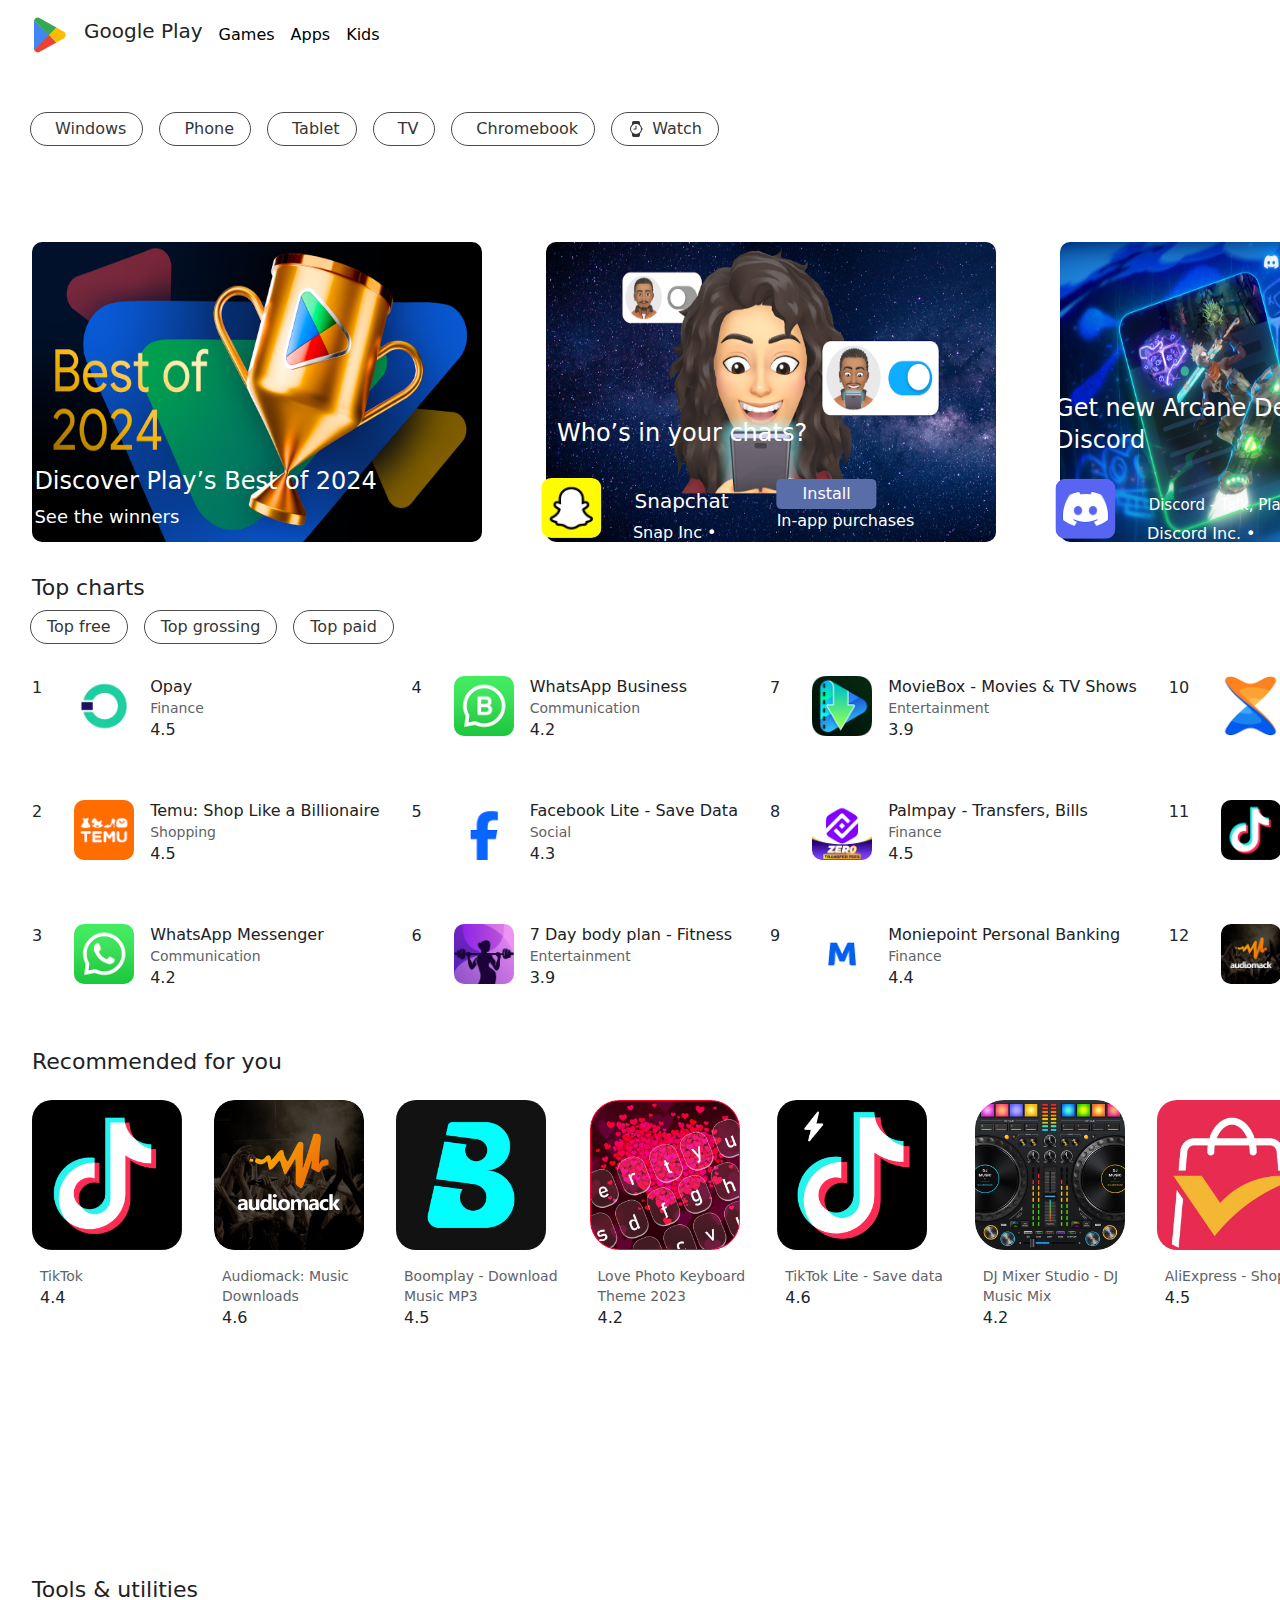
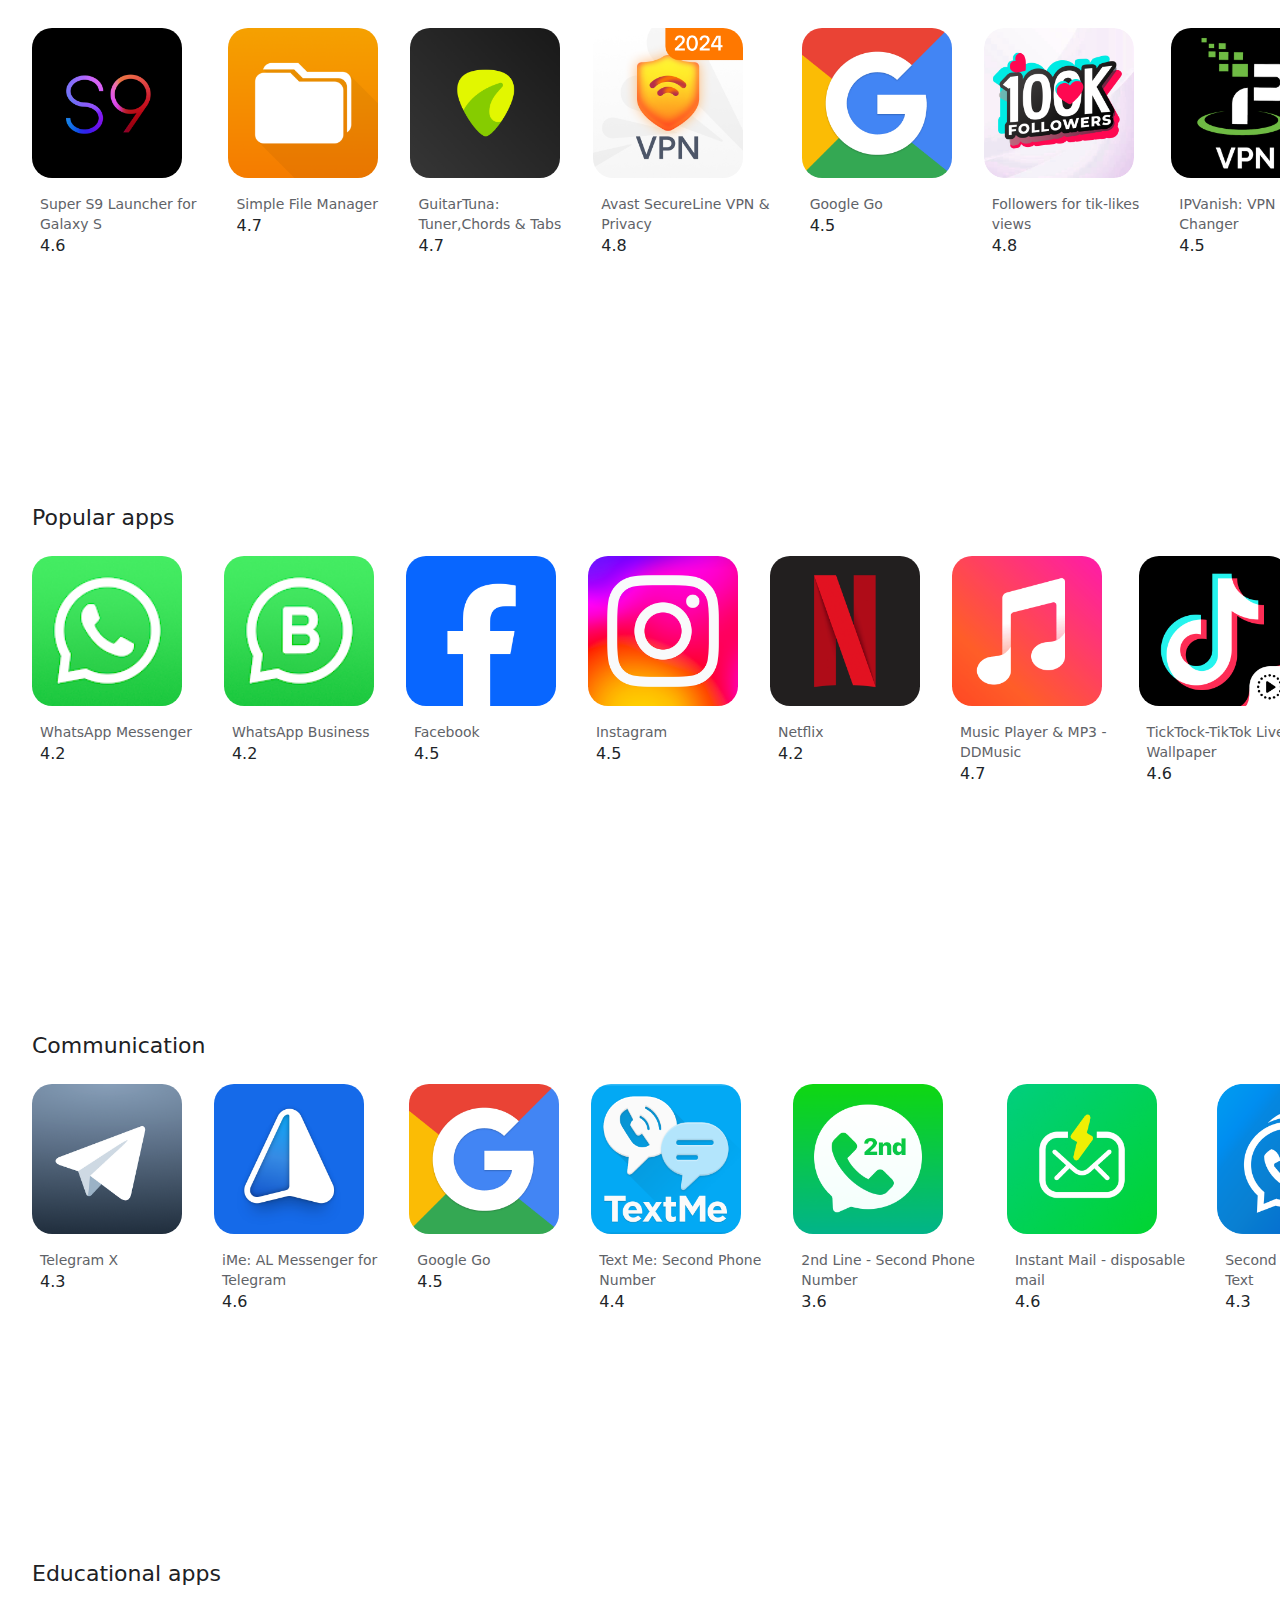
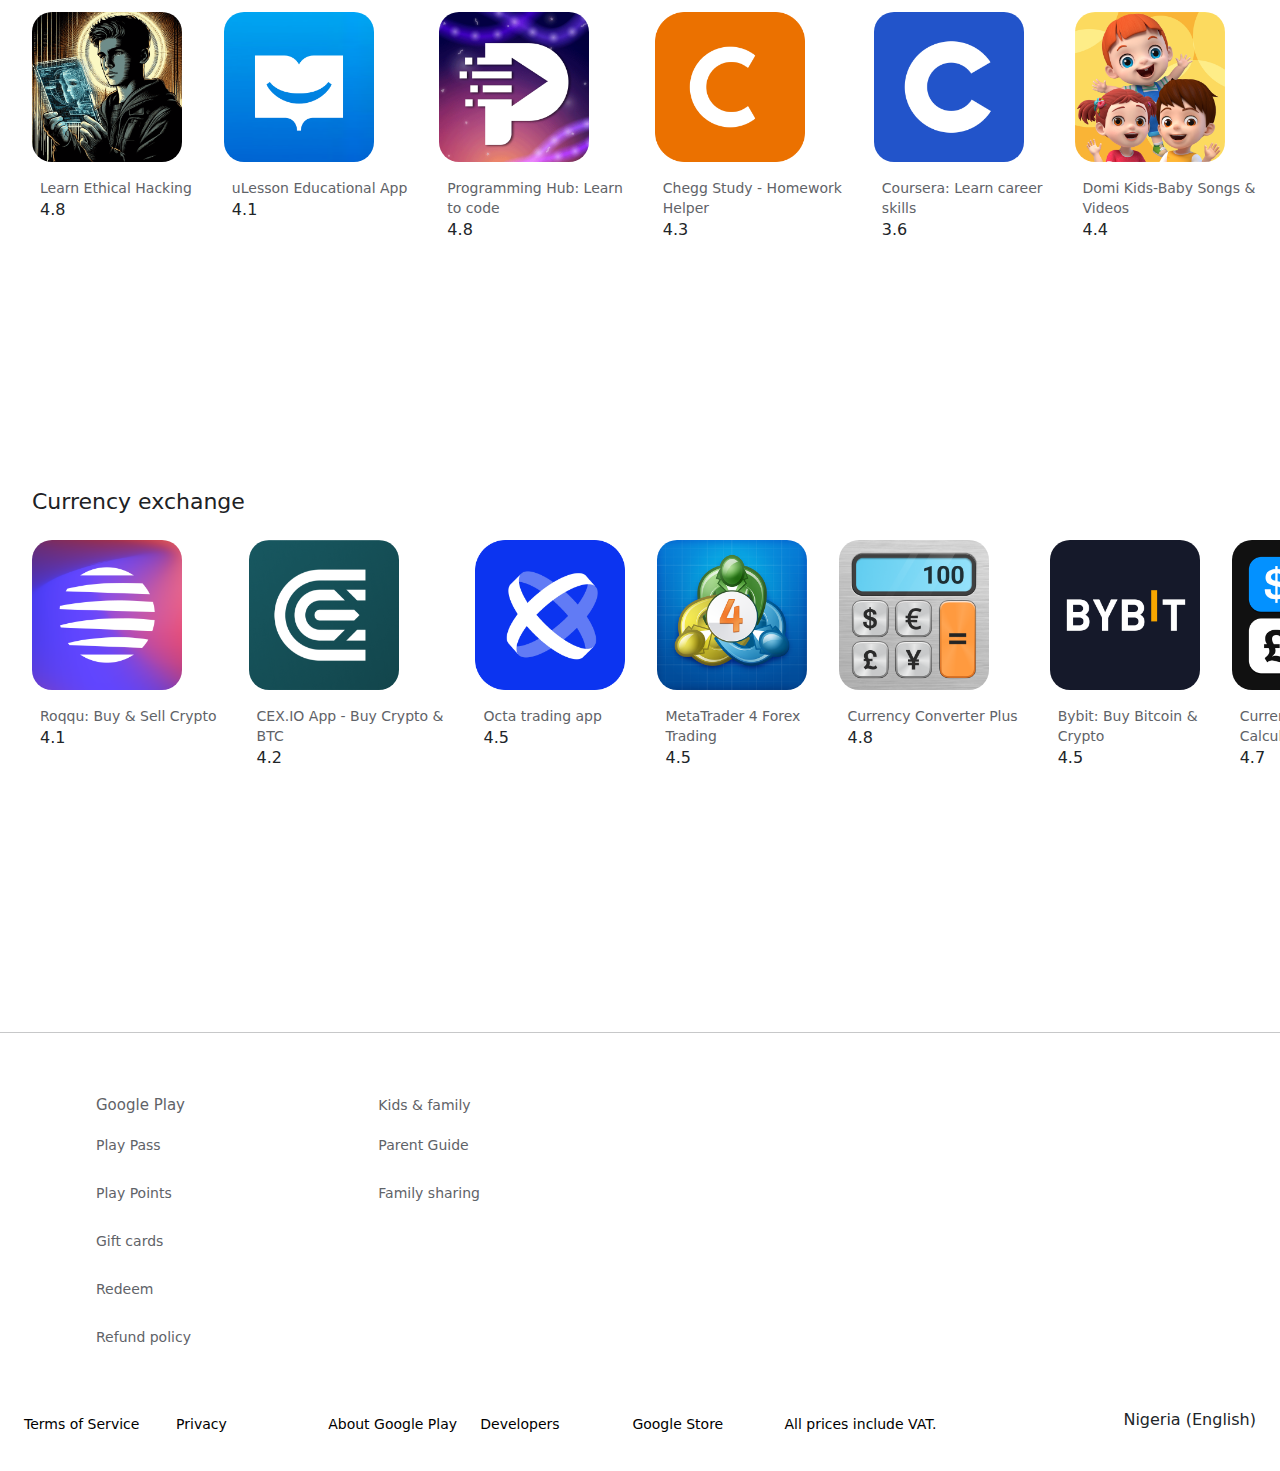
<file: html/media queries.html>
<!DOCTYPE html>
<html lang="en">

<head>
    <meta charset="UTF-8">
    <meta name="viewport" content="width=device-width, initial-scale=1.0">
    <title>Android Apps on Google Play</title>
    <link rel="stylesheet" href="../media queries style.css">
    <link rel="shortcut icon" href="../project images/remove bg of favicon.png" type="image/x-icon">
    <link rel="stylesheet" href="https://cdnjs.cloudflare.com/ajax/libs/font-awesome/6.6.0/css/all.min.css"
        integrity="sha512-Kc323vGBEqzTmouAECnVceyQqyqdsSiqLQISBL29aUW4U/M7pSPA/gEUZQqv1cwx4OnYxTxve5UMg5GT6L4JJg=="
        crossorigin="anonymous" referrerpolicy="no-referrer" />
    <link href="https://cdn.jsdelivr.net/npm/bootstrap@5.3.3/dist/css/bootstrap.min.css" rel="stylesheet"
        integrity="sha384-QWTKZyjpPEjISv5WaRU9OFeRpok6YctnYmDr5pNlyT2bRjXh0JMhjY6hW+ALEwIH" crossorigin="anonymous">
</head>

<body>

    <header>
        <div class=" home main">
            <div class="leftnav">
                <a href="../index.html">
                    <img style="height: 38px; width: 38px;" src="../project images/playstore header.svg" alt=""></a>
                <h5>Google Play</h5>



                <div class="heat">
                    <a href="../index.html" class="absolute">Games</a>
                    <a href="./media queries.html" class="absolute">Apps</a>
                    <a href="./variable.html" class="absolute">Kids</a>
                </div>
            </div>
            <div class="rightnav">
                <div class="right">
                    <i class="fa-solid fa-magnifying-glass"></i>
                    <i class="fa-regular fa-circle-question"></i>
                    <i class="fa-regular fa-circle-user"></i>
                </div>
            </div>
        </div>


    </header>


    <section class="sectoin2">
        <div class="actual">
            <a href="../index.html" class="okay">
                <i class="fa-solid fa-tv"></i> Windows
            </a>
            <a href="./media queries.html" class="okay">
                <i class="fa-solid fa-mobile"></i> Phone
            </a>
            <a href="./variable.html" class="okay">
                <i class="fa-solid fa-tablet"></i>Tablet
            </a>
            <a href="./father.html" class="okay">
                <i class="fa-solid fa-tv"></i> TV
            </a>

            <a href="./mother.html" class="okay">
                <i class="fa-solid fa-laptop"></i>Chromebook
            </a>
            <a href="../index.html" class="okay">
                <svg xmlns="http://www.w3.org/2000/svg" width="16" height="16" fill="currentColor" class="bi bi-watch"
                    viewBox="0 0 16 16">
                    <path d="M8.5 5a.5.5 0 0 0-1 0v2.5H6a.5.5 0 0 0 0 1h2a.5.5 0 0 0 .5-.5z" />
                    <path
                        d="M5.667 16C4.747 16 4 15.254 4 14.333v-1.86A6 6 0 0 1 2 8c0-1.777.772-3.374 2-4.472V1.667C4 .747 4.746 0 5.667 0h4.666C11.253 0 12 .746 12 1.667v1.86a6 6 0 0 1 1.918 3.48.502.502 0 0 1 .582.493v1a.5.5 0 0 1-.582.493A6 6 0 0 1 12 12.473v1.86c0 .92-.746 1.667-1.667 1.667zM13 8A5 5 0 1 0 3 8a5 5 0 0 0 10 0" />
                </svg>Watch
            </a>
        </div>






        <div class="general">
            <div class="image-container">
                <img src="../project images/best.webp" alt="">
                <div class="overlay-text">
                    <h5 style="font-size: 24px; line-height: 32px; font-weight: 500; font-style: normal;">
                        Discover Play’s Best of 2024
                    </h5>
                    <p style="font-size: 18px; line-height: 24px; font-weight: 400; font-style: normal;"> See the
                        winners</p>
                </div>
            </div>




            <div class="image-container">
                <img src="../project images/chats.webp" alt="">
                <div class="over">
                    <div class="vet">
                        <h5 style="font-size: 24px; line-height: 32px; font-weight: 500; font-style: normal;">
                            Who’s in your chats?
                        </h5>
                    </div>
                    <div class="sharp">
                        <div class="snapchap">
                            <img src="../project images/snap.webp" alt=""
                                style="height: 60px; width: 60px; margin-left: 1rem; margin-top: 1.3rem;">
                            <div>
                                <h5 style="color: white; margin-top: 2rem; margin-left: .1rem;">
                                    Snapchat
                                </h5>
                                <p style="margin-bottom: .5rem;"> Snap Inc •</p>
                            </div>
                        </div>
                        <div class="yep">
                            <button
                                style="width: 100px; height: 30px; border-radius: 5px; color: #fff; background-color: #596ea8; border: none;">Install</button>
                            <p style="color: white;">In-app purchases</p>
                        </div>
                    </div>
                </div>
            </div>


            <div class="image-container">
                <img src="../project images/discord.webp" alt="">
                <div class="oval">
                    <h5
                        style="font-size: 24px; line-height: 32px; font-weight: 500; font-style: normal; margin-left: 1rem;">
                        Get new Arcane Decorations on <br> Discord
                    </h5>
                    <div class="save">
                        <div class="discord">
                            <img src="../project images/discord small.webp" alt=""
                                style="height: 60px; width: 60px; margin-left: 1rem; margin-top: .9rem;">
                            <div>
                                <h5 style="color: white; margin-top: 2rem; font-size: 15px; margin-left: .1rem;">
                                    Discord - Talk, Play, Hang Out
                                </h5>
                                <p style="margin-bottom: 2rem;"> Discord Inc. •</p>
                            </div>
                        </div>
                        <div class="yep">
                            <button
                                style="width: 100px; height: 30px; border-radius: 5px; color: #fff; background-color: #596ea8; border: none;">Install</button>
                            <p style="color: white;">In-app purchases</p>
                        </div>
                    </div>
                </div>
            </div>
        </div>




       <!-- Start of top charts -->
        <div class="get">
            <div class="better">
                <h3>Top charts</h3>
            </div>
        </div>
        <!-- End of top charts -->


            <!-- Start of three buttons -->
            <div class="happy">
                <a href="" class="family">Top free</a>
                <a href=""  class="family">Top grossing</a>
                <a href=""  class="family">Top paid</a>
            </div>
            <!-- End of three buttons -->

            <!-- Start of number -->
            <div class="mobile">
                <div class="video">
                    <!--  -->
                    <div class="minor">
                        <span>1</span>
                        <img src="../project images/opay.webp" alt="" style="width: 60px; height: 60px; border-radius: 10px; object-fit: cover; margin: 0rem 1rem 2rem 2rem;">
                        <div class="under">
                            <h5 style="font-size: 16px;
                            line-height: 22px; font-weight: 400; color: #202124; margin-bottom: 0rem;">Opay</h5>
                            <p style="font-size: 14px;
                            line-height: 20px; font-weight: 400; color: #5F6368; margin-bottom: 0rem;">Finance</p>
                            <span>4.5 <i class="fa-solid fa-star"></i></span>
                        </div>
                    </div>


                    <div class="minor">
                        <span>4</span>
                        <img src="../project images/whatsapp b.webp" alt="" style="width: 60px; height: 60px; border-radius: 10px; object-fit: cover; margin: 0rem 1rem 2rem 2rem;">
                        <div class="under">
                            <h5 style="font-size: 16px;
                            line-height: 22px; font-weight: 400; color: #202124; margin-bottom: 0rem;">WhatsApp Business</h5>
                            <p style="font-size: 14px;
                            line-height: 20px; font-weight: 400; color: #5F6368; margin-bottom: 0rem;">Communication</p>
                            <span>4.2 <i class="fa-solid fa-star"></i></span>
                        </div>
                    </div>


                    <div class="minor">
                        <span>7</span>
                        <img src="../project images/moviebox.webp" alt="" style="width: 60px; height: 60px; border-radius: 10px; object-fit: cover; margin: 0rem 1rem 2rem 2rem;">
                        <div class="under">
                            <h5 style="font-size: 16px;
                            line-height: 22px; font-weight: 400; color: #202124; margin-bottom: 0rem;">MovieBox - Movies & TV Shows</h5>
                            <p style="font-size: 14px;
                            line-height: 20px; font-weight: 400; color: #5F6368; margin-bottom: 0rem;">Entertainment</p>
                            <span>3.9 <i class="fa-solid fa-star"></i></span>
                        </div>
                    </div>



                    <div class="minor">
                        <span>10</span>
                        <img src="../project images/xender.webp" alt="" style="width: 60px; height: 60px; border-radius: 10px; object-fit: cover; margin: 0rem 1rem 2rem 2rem;">
                        <div class="under">
                          <h5 style="font-size: 16px;
                          line-height: 22px; font-weight: 400; color: #202124; margin-bottom: 0rem;">Xender - Share Music Transfer</h5>
                          <p style="font-size: 14px;
                          line-height: 20px; font-weight: 400; color: #5F6368; margin-bottom: 0rem;">Tools</p>
                          <span>4.5 <i class="fa-solid fa-star"></i></span>
                        </div>
                    </div>
 

                    <div class="minor">
                        <span>13</span>
                        <img src="../project images/t lite.webp" alt="" style="width: 60px; height: 60px; border-radius: 10px; object-fit: cover; margin: 0rem 1rem 2rem 2rem;">
                        <div class="under">
                            <h5 style="font-size: 16px;
                            line-height: 22px; font-weight: 400; color: #202124; margin-bottom: 0rem;">TikTok Lite - Save Data</h5>
                            <p style="font-size: 14px;
                            line-height: 20px; font-weight: 400; color: #5F6368; margin-bottom: 0rem;">Social</p>
                            <span>4.6 <i class="fa-solid fa-star"></i></span>
                        </div>
                    </div>


                    <div class="minor">
                        <span>16</span>
                        <img src="../project images/truecaller.webp" alt="" style="width: 60px; height: 60px; border-radius: 10px; object-fit: cover; margin: 0rem 1rem 2rem 2rem;">
                        <div class="under">
                            <h5 style="font-size: 16px;
                            line-height: 22px; font-weight: 400; color: #202124; margin-bottom: 0rem;">Truecaller: Caller ID & Block</h5>
                            <p style="font-size: 14px;
                            line-height: 20px; font-weight: 400; color: #5F6368; margin-bottom: 0rem;">Communications</p>
                            <span>4.5 <i class="fa-solid fa-star"></i></span>
                        </div>
                    </div>
                   


                <div class="minor">
                   <span>2</span>
                   <img src="../project images/temu.webp" alt="" style="width: 60px; height: 60px; border-radius: 10px; object-fit: cover; margin: 0rem 1rem 2rem 2rem;">
                    <div class="under">
                       <h5 style="font-size: 16px;
                       line-height: 22px; font-weight: 400; color: #202124; margin-bottom: 0rem;">Temu: Shop Like a Billionaire</h5>
                       <p style="font-size: 14px;
                       line-height: 20px; font-weight: 400; color: #5F6368; margin-bottom: 0rem;">Shopping</p>
                       <span>4.5 <i class="fa-solid fa-star"></i></span>
                    </div>
                </div>

                    
                   
                <div class="minor">
                    <span>5</span>
                    <img src="../project images/facebook lite.webp" alt="" style="width: 60px; height: 60px; border-radius: 10px; object-fit: cover; margin: 0rem 1rem 2rem 2rem;">
                    <div class="under">
                        <h5 style="font-size: 16px;
                        line-height: 22px; font-weight: 400; color: #202124; margin-bottom: 0rem;">Facebook Lite - Save Data</h5>
                        <p style="font-size: 14px;
                        line-height: 20px; font-weight: 400; color: #5F6368; margin-bottom: 0rem;">Social</p>
                        <span>4.3 <i class="fa-solid fa-star"></i></span>
                    </div>
                </div>



                <div class="minor">
                    <span>8</span>
                    <img src="../project images/palmpay.webp" alt="" style="width: 60px; height: 60px; border-radius: 10px; object-fit: cover; margin: 0rem 1rem 2rem 2rem;">
                    <div class="under">
                        <h5 style="font-size: 16px;
                        line-height: 22px; font-weight: 400; color: #202124; margin-bottom: 0rem;">Palmpay - Transfers, Bills</h5>
                        <p style="font-size: 14px;
                        line-height: 20px; font-weight: 400; color: #5F6368; margin-bottom: 0rem;">Finance</p>
                        <span>4.5 <i class="fa-solid fa-star"></i></span>
                    </div>
                </div>






                    <div class="minor">
                        <span>11</span>
                        <img src="../project images/tiktok.webp" alt="" style="width: 60px; height: 60px; border-radius: 10px; object-fit: cover; margin: 0rem 1rem 2rem 2rem;">
                        <div class="under">
                            <h5 style="font-size: 16px;
                            line-height: 22px; font-weight: 400; color: #202124; margin-bottom: 0rem;">TikTok</h5>
                            <p style="font-size: 14px;
                            line-height: 20px; font-weight: 400; color: #5F6368; margin-bottom: 0rem;">Social</p>
                            <span>4.4 <i class="fa-solid fa-star"></i></span>
                        </div>
                    </div>



                    <div class="minor">
                        <span>14</span>
                        <img src="../project images/telegram.webp" alt="" style="width: 60px; height: 60px; border-radius: 10px; object-fit: cover; margin: 0rem 1rem 2rem 2rem;">
                        <div class="under">
                            <h5 style="font-size: 16px;
                            line-height: 22px; font-weight: 400; color: #202124; margin-bottom: 0rem;">Telegram</h5>
                            <p style="font-size: 14px;
                            line-height: 20px; font-weight: 400; color: #5F6368; margin-bottom: 0rem;">Communications</p>
                            <span>4.3 <i class="fa-solid fa-star"></i></span>
                        </div>
                    </div>


                    <div class="minor">
                        <span>17</span>
                        <img src="../project images/cap editor.webp" alt="" style="width: 60px; height: 60px; border-radius: 10px; object-fit: cover; margin: 0rem 1rem 2rem 2rem;">
                        <div class="under">
                            <h5 style="font-size: 16px;
                            line-height: 22px; font-weight: 400; color: #202124; margin-bottom: 0rem;">CapCut - Video Players & Editor</h5>
                            <p style="font-size: 14px;
                            line-height: 20px; font-weight: 400; color: #5F6368; margin-bottom: 0rem;">Video Editor</p>
                            <span>4.4 <i class="fa-solid fa-star"></i></span>
                        </div>
                    </div>




                    <div class="minor">
                        <span>3</span>
                        <img src="../project images/WHATSAPP M.webp" alt="" style="width: 60px; height: 60px; border-radius: 10px; object-fit: cover; margin: 0rem 1rem 2rem 2rem;">
                        <div class="under">
                            <h5 style="font-size: 16px;
                            line-height: 22px; font-weight: 400; color: #202124; margin-bottom: 0rem;">WhatsApp Messenger</h5>
                            <p style="font-size: 14px;
                            line-height: 20px; font-weight: 400; color: #5F6368; margin-bottom: 0rem;">Communication</p>
                            <span>4.2 <i class="fa-solid fa-star"></i></span>
                        </div>
                    </div>


                    <div class="minor">
                        <span>6</span>
                        <img src="../project images/7 days.webp" alt="" style="width: 60px; height: 60px; border-radius: 10px; object-fit: cover; margin: 0rem 1rem 2rem 2rem;">
                        <div class="under">
                            <h5 style="font-size: 16px;
                            line-height: 22px; font-weight: 400; color: #202124; margin-bottom: 0rem;">7 Day body plan - Fitness</h5>
                            <p style="font-size: 14px;
                            line-height: 20px; font-weight: 400; color: #5F6368; margin-bottom: 0rem;">Entertainment</p>
                            <span>3.9 <i class="fa-solid fa-star"></i></span>
                        </div>
                    </div>






                    <div class="minor">
                        <span>9</span>
                        <img src="../project images/moniepoint.webp" alt="" style="width: 60px; height: 60px; border-radius: 10px; object-fit: cover; margin: 0rem 1rem 2rem 2rem;">
                        <div class="under">
                            <h5 style="font-size: 16px;
                            line-height: 22px; font-weight: 400; color: #202124; margin-bottom: 0rem;">Moniepoint Personal Banking</h5>
                            <p style="font-size: 14px;
                            line-height: 20px; font-weight: 400; color: #5F6368; margin-bottom: 0rem;">Finance</p>
                            <span>4.4 <i class="fa-solid fa-star"></i></span>
                        </div>
                    </div>                    


                    <div class="minor">
                        <span>12</span>
                        <img src="../project images/audiomack.webp" alt="" style="width: 60px; height: 60px; border-radius: 10px; object-fit: cover; margin: 0rem 1rem 2rem 2rem;">
                        <div class="under">
                            <h5 style="font-size: 16px;
                            line-height: 22px; font-weight: 400; color: #202124; margin-bottom: 0rem;">Audiomack: Music Downloads</h5>
                            <p style="font-size: 14px;
                            line-height: 20px; font-weight: 400; color: #5F6368; margin-bottom: 0rem;">Music & Audio</p>
                            <span>4.6 <i class="fa-solid fa-star"></i></span>
                        </div>
                    </div>



                    <div class="minor">
                        <span>15</span>
                        <img src="../project images/snapchat.webp" alt="" style="width: 60px; height: 60px; border-radius: 10px; object-fit: cover; margin: 0rem 1rem 2rem 2rem;">
                        <div class="under">
                            <h5 style="font-size: 16px;
                            line-height: 22px; font-weight: 400; color: #202124; margin-bottom: 0rem;">Snapchat</h5>
                            <p style="font-size: 14px;
                            line-height: 20px; font-weight: 400; color: #5F6368; margin-bottom: 0rem;">Communications</p>
                            <span>4.4 <i class="fa-solid fa-star"></i></span>
                        </div>
                    </div>



                    <div class="minor">
                        <span>18</span>
                        <img src="../project images/Quickcap.webp" alt="" style="width: 60px; height: 60px; border-radius: 10px; object-fit: cover; margin: 0rem 1rem 2rem 2rem;">
                        <div class="under">
                            <h5 style="font-size: 16px;
                            line-height: 22px; font-weight: 400; color: #202124; margin-bottom: 0rem;">QuickCapture</h5>
                            <p style="font-size: 14px;
                            line-height: 20px; font-weight: 400; color: #5F6368; margin-bottom: 0rem;">Productivity</p>
                            <span>4.1 <i class="fa-solid fa-star"></i></span>
                        </div>
                    </div>
                    <!--  -->
                </div>
            </div>
             <!-- End  of numbers -->

                    <!-- start of recommended -->
                    <div class="get">
                        <div class="better">
                            <h3>Recommended for you</h3>
                        </div>
                    </div>
                    <!-- end of recommended -->

                     <!-- Start of recommended app  -->
                    <div class="mat">
                        <div class="sad">
                           <!--  -->
                            <div class="ass">
                                <img src="../project images/tiktok large.webp" alt="" style="width: 150px; height: 150px; border-radius: 20px;">
                                <div class="ad">
                                    <p style="font-size: 14px;
                                    line-height: 20px; font-weight: 400; color: #5F6368; margin-bottom: 0rem;">TikTok</p>
                                    <span>4.4 <i class="fa-solid fa-star"></i></span>
                                </div>
                            </div>


                            <div class="ass">
                                <img src="../project images/audio large.webp" alt="" style="width: 150px; height: 150px; border-radius: 20px;">
                                <div class="ad">
                                    <p style="font-size: 14px;
                                    line-height: 20px; font-weight: 400; color: #5F6368; margin-bottom: 0rem;">Audiomack: Music <br>Downloads</p>
                                    <span>4.6 <i class="fa-solid fa-star"></i></span>
                                </div>
                            </div>


                            <div class="ass">
                                <img src="../project images/boomplay.webp" alt="" style="width: 150px; height: 150px; border-radius: 20px;">
                                <div class="ad">
                                    <p style="font-size: 14px;
                                    line-height: 20px; font-weight: 400; color: #5F6368; margin-bottom: 0rem;">Boomplay - Download <br>Music MP3</p>
                                    <span>4.5 <i class="fa-solid fa-star"></i></span>
                                </div>
                            </div>




                            <div class="ass">
                                <img src="../project images/love key.webp" alt="" style="width: 150px; height: 150px; border-radius: 20px;">
                                <div class="ad">
                                    <p style="font-size: 14px;
                                    line-height: 20px; font-weight: 400; color: #5F6368; margin-bottom: 0rem;">Love Photo Keyboard <br>Theme 2023</p>
                                    <span>4.2 <i class="fa-solid fa-star"></i></span>
                                </div>
                            </div>



                            <div class="ass">
                                <img src="../project images/titoke lite.webp" alt="" style="width: 150px; height: 150px; border-radius: 20px;">
                                <div class="ad">
                                    <p style="font-size: 14px;
                                    line-height: 20px; font-weight: 400; color: #5F6368; margin-bottom: 0rem;">TikTok Lite - Save data</p>
                                    <span>4.6 <i class="fa-solid fa-star"></i></span>
                                </div>
                            </div>


                            <div class="ass">
                                <img src="../project images/dj mixer.webp" alt="" style="width: 150px; height: 150px; border-radius: 20px;">
                                <div class="ad">
                                    <p style="font-size: 14px;
                                    line-height: 20px; font-weight: 400; color: #5F6368; margin-bottom: 0rem;">DJ Mixer Studio - DJ <br>Music Mix</p>
                                    <span>4.2 <i class="fa-solid fa-star"></i></span>
                                </div>
                            </div>



                            <div class="ass">
                                <img src="../project images/aliexpress.webp" alt="" style="width: 150px; height: 150px; border-radius: 20px;">
                                <div class="ad">
                                    <p style="font-size: 14px;
                                    line-height: 20px; font-weight: 400; color: #5F6368; margin-bottom: 0rem;">AliExpress - Shopping App</p>
                                    <span>4.5 <i class="fa-solid fa-star"></i></span>
                                </div>
                            </div>

                            <div class="ass">
                                <img src="../project images/dictionary.webp" alt="" style="width: 150px; height: 150px; border-radius: 20px;">
                                <div class="ad">
                                    <p style="font-size: 14px;
                                    line-height: 20px; font-weight: 400; color: #5F6368; margin-bottom: 0rem;">Oxford Dictionary</p>
                                    <span>4.5 <i class="fa-solid fa-star"></i></span>
                                </div>
                            </div>



                            <div class="ass">
                                <img src="../project images/duolingo.webp" alt="" style="width: 150px; height: 150px; border-radius: 20px;">
                                <div class="ad">
                                    <p style="font-size: 14px;
                                    line-height: 20px; font-weight: 400; color: #5F6368; margin-bottom: 0rem;">Duolingo: Languages <br>Lessons</p>
                                    <span>4.6 <i class="fa-solid fa-star"></i></span>
                                </div>
                            </div>


                            <div class="ass">
                                <img src="../project images/flashscore.webp" alt="" style="width: 150px; height: 150px; border-radius: 20px;">
                                <div class="ad">
                                    <p style="font-size: 14px;
                                    line-height: 20px; font-weight: 400; color: #5F6368; margin-bottom: 0rem;">Flashscores live scores <br>& news</p>
                                    <span>4.6 <i class="fa-solid fa-star"></i></span>
                                </div>
                            </div>
                         <!-- -->
                        </div>
                    </div>
                    <!-- end of recommended app -->

                    <!-- Start of Tools & utilities -->
                    <div class="get">
                        <div class="better">
                            <h3>Tools & utilities</h3>
                        </div>
                    </div>
                    <!-- end of Tools & utilities -->

                    <!-- start of tool & utilities app -->
                    <div class="mat">
                        <div class="sad">


                            <div class="ass">
                                <img src="../project images/s9.webp" alt="" style="width: 150px; height: 150px; border-radius: 20px;">
                                <div class="ad">
                                    <p style="font-size: 14px;
                                    line-height: 20px; font-weight: 400; color: #5F6368; margin-bottom: 0rem;">Super S9 Launcher for <br>Galaxy S</p>
                                    <span>4.6 <i class="fa-solid fa-star"></i></span>
                                </div>
                            </div>


                            <div class="ass">
                                <img src="../project images/file manager.webp" alt="" style="width: 150px; height: 150px; border-radius: 20px;">
                                <div class="ad">
                                    <p style="font-size: 14px;
                                    line-height: 20px; font-weight: 400; color: #5F6368; margin-bottom: 0rem;">Simple File Manager</p>
                                    <span>4.7 <i class="fa-solid fa-star"></i></span>
                                </div>
                            </div>


                            <div class="ass">
                                <img src="../project images/guitar.webp" alt="" style="width: 150px; height: 150px; border-radius: 20px;">
                                <div class="ad">
                                    <p style="font-size: 14px;
                                    line-height: 20px; font-weight: 400; color: #5F6368; margin-bottom: 0rem;">GuitarTuna: <br>Tuner,Chords & Tabs</p>
                                    <span>4.7 <i class="fa-solid fa-star"></i></span>
                                </div>
                            </div>




                            <div class="ass">
                                <img src="../project images/vpn.webp" alt="" style="width: 150px; height: 150px; border-radius: 20px;">
                                <div class="ad">
                                    <p style="font-size: 14px;
                                    line-height: 20px; font-weight: 400; color: #5F6368; margin-bottom: 0rem;">Avast SecureLine VPN & <br>Privacy</p>
                                    <span>4.8 <i class="fa-solid fa-star"></i></span>
                                </div>
                            </div>



                            <div class="ass">
                                <img src="../project images/google go.webp" alt="" style="width: 150px; height: 150px; border-radius: 20px;">
                                <div class="ad">
                                    <p style="font-size: 14px;
                                    line-height: 20px; font-weight: 400; color: #5F6368; margin-bottom: 0rem;">Google Go</p>
                                    <span>4.5 <i class="fa-solid fa-star"></i></span>
                                </div>
                            </div>


                            <div class="ass">
                                <img src="../project images/follower.webp" alt="" style="width: 150px; height: 150px; border-radius: 20px;">
                                <div class="ad">
                                    <p style="font-size: 14px;
                                    line-height: 20px; font-weight: 400; color: #5F6368; margin-bottom: 0rem;">Followers for tik-likes <br>views</p>
                                    <span>4.8 <i class="fa-solid fa-star"></i></span>
                                </div>
                            </div>



                            <div class="ass">
                                <img src="../project images/1p.webp" alt="" style="width: 150px; height: 150px; border-radius: 20px;">
                                <div class="ad">
                                    <p style="font-size: 14px;
                                    line-height: 20px; font-weight: 400; color: #5F6368; margin-bottom: 0rem;">IPVanish: VPN Location <br>Changer</p>
                                    <span>4.5 <i class="fa-solid fa-star"></i></span>
                                </div>
                            </div>

                            <div class="ass">
                                <img src="../project images/magazine.webp" alt="" style="width: 150px; height: 150px; border-radius: 20px;">
                                <div class="ad">
                                    <p style="font-size: 14px;
                                    line-height: 20px; font-weight: 400; color: #5F6368; margin-bottom: 0rem;">Magazine Lockscreen <br>XOS</p>
                                    <span>4.4 <i class="fa-solid fa-star"></i></span>
                                </div>
                            </div>



                            <div class="ass">
                                <img src="../project images/parallel.webp" alt="" style="width: 150px; height: 150px; border-radius: 20px;">
                                <div class="ad">
                                    <p style="font-size: 14px;
                                    line-height: 20px; font-weight: 400; color: #5F6368; margin-bottom: 0rem;">Parallel App - Dual App <br>Cloner</p>
                                    <span>4.7 <i class="fa-solid fa-star"></i></span>
                                </div>
                            </div>


                            <div class="ass">
                                <img src="../project images/clone.webp" alt="" style="width: 150px; height: 150px; border-radius: 20px;">
                                <div class="ad">
                                    <p style="font-size: 14px;
                                    line-height: 20px; font-weight: 400; color: #5F6368; margin-bottom: 0rem;">Clone App-Parallel Dual <br>Space</p>
                                    <span>4.8 <i class="fa-solid fa-star"></i></span>
                                </div>
                            </div>
                         <!--  -->
                        </div>
                    </div>
                    <!-- End of Tools & utilities app-->




                    <!-- start of popular -->
                    <div class="get">
                        <div class="better">
                            <h3>Popular apps</h3>
                        </div>
                    </div>
                    <!-- end of popular -->


                    <!-- start of popular app-->
                    <div class="mat">
                        <div class="sad">
                       <!--  -->
                            <div class="ass">
                                <img src="../project images/WHATSAPP M.webp" alt="" style="width: 150px; height: 150px; border-radius: 20px;">
                                <div class="ad">
                                    <p style="font-size: 14px;
                                    line-height: 20px; font-weight: 400; color: #5F6368; margin-bottom: 0rem;">WhatsApp Messenger</p>
                                    <span>4.2 <i class="fa-solid fa-star"></i></span>
                                </div>
                            </div>


                            <div class="ass">
                                <img src="../project images/whatsapp b.webp" alt="" style="width: 150px; height: 150px; border-radius: 20px;">
                                <div class="ad">
                                    <p style="font-size: 14px;
                                    line-height: 20px; font-weight: 400; color: #5F6368; margin-bottom: 0rem;">WhatsApp Business</p>
                                    <span>4.2 <i class="fa-solid fa-star"></i></span>
                                </div>
                            </div>


                            <div class="ass">
                                <img src="../project images/facebook.webp" alt="" style="width: 150px; height: 150px; border-radius: 20px;">
                                <div class="ad">
                                    <p style="font-size: 14px;
                                    line-height: 20px; font-weight: 400; color: #5F6368; margin-bottom: 0rem;">Facebook</p>
                                    <span>4.5 <i class="fa-solid fa-star"></i></span>
                                </div>
                            </div>




                            <div class="ass">
                                <img src="../project images/instagram.webp" alt="" style="width: 150px; height: 150px; border-radius: 20px;">
                                <div class="ad">
                                    <p style="font-size: 14px;
                                    line-height: 20px; font-weight: 400; color: #5F6368; margin-bottom: 0rem;">Instagram</p>
                                    <span>4.5 <i class="fa-solid fa-star"></i></span>
                                </div>
                            </div>



                            <div class="ass">
                                <img src="../project images/netflix.webp" alt="" style="width: 150px; height: 150px; border-radius: 20px;">
                                <div class="ad">
                                    <p style="font-size: 14px;
                                    line-height: 20px; font-weight: 400; color: #5F6368; margin-bottom: 0rem;">Netflix</p>
                                    <span>4.2 <i class="fa-solid fa-star"></i></span>
                                </div>
                            </div>


                            <div class="ass">
                                <img src="../project images/music player.webp" alt="" style="width: 150px; height: 150px; border-radius: 20px;">
                                <div class="ad">
                                    <p style="font-size: 14px;
                                    line-height: 20px; font-weight: 400; color: #5F6368; margin-bottom: 0rem;">Music Player & MP3 - <br>DDMusic</p>
                                    <span>4.7 <i class="fa-solid fa-star"></i></span>
                                </div>
                            </div>



                            <div class="ass">
                                <img src="../project images/tiktok live.webp" alt="" style="width: 150px; height: 150px; border-radius: 20px;">
                                <div class="ad">
                                    <p style="font-size: 14px;
                                    line-height: 20px; font-weight: 400; color: #5F6368; margin-bottom: 0rem;">TickTock-TikTok Live <br>Wallpaper</p>
                                    <span>4.6 <i class="fa-solid fa-star"></i></span>
                                </div>
                            </div>

                            <div class="ass">
                                <img src="../project images/truecaller.webp" alt="" style="width: 150px; height: 150px; border-radius: 20px;">
                                <div class="ad">
                                    <p style="font-size: 14px;
                                    line-height: 20px; font-weight: 400; color: #5F6368; margin-bottom: 0rem;">TrueCaller: Caller ID & <br>Block</p>
                                    <span>4.5 <i class="fa-solid fa-star"></i></span>
                                </div>
                            </div>



                            <div class="ass">
                                <img src="../project images/canva.webp" alt="" style="width: 150px; height: 150px; border-radius: 20px;">
                                <div class="ad">
                                    <p style="font-size: 14px;
                                    line-height: 20px; font-weight: 400; color: #5F6368; margin-bottom: 0rem;">Canva: Design, Photo <br>& Video</p>
                                    <span>4.5 <i class="fa-solid fa-star"></i></span>
                                </div>
                            </div>


                            <div class="ass">
                                <img src="../project images/smartcash.webp" alt="" style="width: 150px; height: 150px; border-radius: 20px;">
                                <div class="ad">
                                    <p style="font-size: 14px;
                                    line-height: 20px; font-weight: 400; color: #5F6368; margin-bottom: 0rem;">Smartcash PSB</p>
                                    <span>4.0 <i class="fa-solid fa-star"></i></span>
                                </div>
                            </div>
                            <!--  -->
                        </div>
                    </div>
                    <!-- end of popular apps-->



                    <!-- start of Communication -->
                     <div class="get">
                        <div class="better">
                            <h3>Communication</h3>
                        </div>
                    </div>
                    <!-- end of Communication -->


                    <!-- start of Communication app-->
                    <div class="mat">
                        <div class="sad">
                       <!--  -->
                            <div class="ass">
                                <img src="../project images/telegram x.webp" alt="" style="width: 150px; height: 150px; border-radius: 20px;">
                                <div class="ad">
                                    <p style="font-size: 14px;
                                    line-height: 20px; font-weight: 400; color: #5F6368; margin-bottom: 0rem;">Telegram X</p>
                                    <span>4.3 <i class="fa-solid fa-star"></i></span>
                                </div>
                            </div>


                            <div class="ass">
                                <img src="../project images/iMe.webp" alt="" style="width: 150px; height: 150px; border-radius: 20px;">
                                <div class="ad">
                                    <p style="font-size: 14px;
                                    line-height: 20px; font-weight: 400; color: #5F6368; margin-bottom: 0rem;">iMe: AL Messenger for <br>Telegram</p>
                                    <span>4.6 <i class="fa-solid fa-star"></i></span>
                                </div>
                            </div>


                            <div class="ass">
                                <img src="../project images/google go.webp" alt="" style="width: 150px; height: 150px; border-radius: 20px;">
                                <div class="ad">
                                    <p style="font-size: 14px;
                                    line-height: 20px; font-weight: 400; color: #5F6368; margin-bottom: 0rem;">Google Go</p>
                                    <span>4.5 <i class="fa-solid fa-star"></i></span>
                                </div>
                            </div>




                            <div class="ass">
                                <img src="../project images/text me.webp" alt="" style="width: 150px; height: 150px; border-radius: 20px;">
                                <div class="ad">
                                    <p style="font-size: 14px;
                                    line-height: 20px; font-weight: 400; color: #5F6368; margin-bottom: 0rem;">Text Me: Second Phone <br>Number</p>
                                    <span>4.4 <i class="fa-solid fa-star"></i></span>
                                </div>
                            </div>



                            <div class="ass">
                                <img src="../project images/2nd line.webp" alt="" style="width: 150px; height: 150px; border-radius: 20px;">
                                <div class="ad">
                                    <p style="font-size: 14px;
                                    line-height: 20px; font-weight: 400; color: #5F6368; margin-bottom: 0rem;">2nd Line - Second Phone <br>Number</p>
                                    <span>3.6 <i class="fa-solid fa-star"></i></span>
                                </div>
                            </div>


                            <div class="ass">
                                <img src="../project images/instant mail.webp" alt="" style="width: 150px; height: 150px; border-radius: 20px;">
                                <div class="ad">
                                    <p style="font-size: 14px;
                                    line-height: 20px; font-weight: 400; color: #5F6368; margin-bottom: 0rem;">Instant Mail - disposable <br>mail</p>
                                    <span>4.6 <i class="fa-solid fa-star"></i></span>
                                </div>
                            </div>



                            <div class="ass">
                                <img src="../project images/second number.webp" alt="" style="width: 150px; height: 150px; border-radius: 20px;">
                                <div class="ad">
                                    <p style="font-size: 14px;
                                    line-height: 20px; font-weight: 400; color: #5F6368; margin-bottom: 0rem;">Second Numbers for Call & <br>Text</p>
                                    <span>4.3 <i class="fa-solid fa-star"></i></span>
                                </div>
                            </div>

                            <div class="ass">
                                <img src="../project images/truecaller.webp" alt="" style="width: 150px; height: 150px; border-radius: 20px;">
                                <div class="ad">
                                    <p style="font-size: 14px;
                                    line-height: 20px; font-weight: 400; color: #5F6368; margin-bottom: 0rem;">Vkye: Second Phone/2nd <br>Line</p>
                                    <span>4.3 <i class="fa-solid fa-star"></i></span>
                                </div>
                            </div>



                            <div class="ass">
                                <img src="../project images/cloud sim.webp" alt="" style="width: 150px; height: 150px; border-radius: 20px;">
                                <div class="ad">
                                    <p style="font-size: 14px;
                                    line-height: 20px; font-weight: 400; color: #5F6368; margin-bottom: 0rem;">Cloud SIM:Second <br>Phone/2ndLine</p>
                                    <span>3.8 <i class="fa-solid fa-star"></i></span>
                                </div>
                            </div>


                            <div class="ass">
                                <img src="../project images/virtual number.webp" alt="" style="width: 150px; height: 150px; border-radius: 20px;">
                                <div class="ad">
                                    <p style="font-size: 14px;
                                    line-height: 20px; font-weight: 400; color: #5F6368; margin-bottom: 0rem;">Virtual Number - Fanytel</p>
                                    <span>3.3 <i class="fa-solid fa-star"></i></span>
                                </div>
                            </div>
                            <!--  -->
                        </div>
                    </div>
                    <!-- end of Communication apps-->


                    <!-- start of Educational-->
                    <div class="get">
                        <div class="better">
                            <h3>Educational apps</h3>
                        </div>
                    </div>
                    <!-- end of Educational -->


                    <!-- start of Educational apps-->
                    <div class="mat">
                        <div class="sad">
                       <!--  -->
                            <div class="ass">
                                <img src="../project images/learn.webp" alt="" style="width: 150px; height: 150px; border-radius: 20px;">
                                <div class="ad">
                                    <p style="font-size: 14px;
                                    line-height: 20px; font-weight: 400; color: #5F6368; margin-bottom: 0rem;">Learn Ethical Hacking</p>
                                    <span>4.8 <i class="fa-solid fa-star"></i></span>
                                </div>
                            </div>


                            <div class="ass">
                                <img src="../project images/ulesson.webp" alt="" style="width: 150px; height: 150px; border-radius: 20px;">
                                <div class="ad">
                                    <p style="font-size: 14px;
                                    line-height: 20px; font-weight: 400; color: #5F6368; margin-bottom: 0rem;">uLesson Educational App</p>
                                    <span>4.1 <i class="fa-solid fa-star"></i></span>
                                </div>
                            </div>


                            <div class="ass">
                                <img src="../project images/programming.webp" alt="" style="width: 150px; height: 150px; border-radius: 20px;">
                                <div class="ad">
                                    <p style="font-size: 14px;
                                    line-height: 20px; font-weight: 400; color: #5F6368; margin-bottom: 0rem;">Programming Hub: Learn <br>to code</p>
                                    <span>4.8 <i class="fa-solid fa-star"></i></span>
                                </div>
                            </div>




                            <div class="ass">
                                <img src="../project images/chegg.webp" alt="" style="width: 150px; height: 150px; border-radius: 20px;">
                                <div class="ad">
                                    <p style="font-size: 14px;
                                    line-height: 20px; font-weight: 400; color: #5F6368; margin-bottom: 0rem;">Chegg Study - Homework <br>Helper</p>
                                    <span>4.3 <i class="fa-solid fa-star"></i></span>
                                </div>
                            </div>



                            <div class="ass">
                                <img src="../project images/coursera.webp" alt="" style="width: 150px; height: 150px; border-radius: 20px;">
                                <div class="ad">
                                    <p style="font-size: 14px;
                                    line-height: 20px; font-weight: 400; color: #5F6368; margin-bottom: 0rem;">Coursera: Learn career <br>skills</p>
                                    <span>3.6 <i class="fa-solid fa-star"></i></span>
                                </div>
                            </div>


                            <div class="ass">
                                <img src="../project images/domi.webp" alt="" style="width: 150px; height: 150px; border-radius: 20px;">
                                <div class="ad">
                                    <p style="font-size: 14px;
                                    line-height: 20px; font-weight: 400; color: #5F6368; margin-bottom: 0rem;">Domi Kids-Baby Songs & <br>Videos</p>
                                    <span>4.4 <i class="fa-solid fa-star"></i></span>
                                </div>
                            </div>



                            <div class="ass">
                                <img src="../project images/piano.webp" alt="" style="width: 150px; height: 150px; border-radius: 20px;">
                                <div class="ad">
                                    <p style="font-size: 14px;
                                    line-height: 20px; font-weight: 400; color: #5F6368; margin-bottom: 0rem;">Piano Academy - Learn <br>Piano</p>
                                    <span>4.5 <i class="fa-solid fa-star"></i></span>
                                </div>
                            </div>

                            <div class="ass">
                                <img src="../project images/french.webp" alt="" style="width: 150px; height: 150px; border-radius: 20px;">
                                <div class="ad">
                                    <p style="font-size: 14px;
                                    line-height: 20px; font-weight: 400; color: #5F6368; margin-bottom: 0rem;">French For Kids And <br>Beginners</p>
                                    <span>4.2 <i class="fa-solid fa-star"></i></span>
                                </div>
                            </div>



                            <div class="ass">
                                <img src="../project images/english.webp" alt="" style="width: 150px; height: 150px; border-radius: 20px;">
                                <div class="ad">
                                    <p style="font-size: 14px;
                                    line-height: 20px; font-weight: 400; color: #5F6368; margin-bottom: 0rem;">English For Kids</p>
                                    <span>4.6 <i class="fa-solid fa-star"></i></span>
                                </div>
                            </div>


                            <div class="ass">
                                <img src="../project images/python.webp" alt="" style="width: 150px; height: 150px; border-radius: 20px;">
                                <div class="ad">
                                    <p style="font-size: 14px;
                                    line-height: 20px; font-weight: 400; color: #5F6368; margin-bottom: 0rem;">Learn Python, Java: <br>Coding X</p>
                                    <span>4.6 <i class="fa-solid fa-star"></i></span>
                                </div>
                            </div>
                            <!--  -->
                        </div>
                    </div>
                    <!-- end of Educational apps-->


                    <!-- start of Currency exchange-->
                    <div class="get">
                        <div class="better">
                            <h3>Currency exchange</h3>
                        </div>
                    </div>
                    <!-- end of Currency exchange -->


                    <!-- start of Currency exchange apps-->
                    <div class="mat">
                        <div class="sad">
                       <!--  -->
                            <div class="ass">
                                <img src="../project images/roquuu.webp" alt="" style="width: 150px; height: 150px; border-radius: 20px;">
                                <div class="ad">
                                    <p style="font-size: 14px;
                                    line-height: 20px; font-weight: 400; color: #5F6368; margin-bottom: 0rem;">Roqqu: Buy & Sell Crypto</p>
                                    <span>4.1 <i class="fa-solid fa-star"></i></span>
                                </div>
                            </div>


                            <div class="ass">
                                <img src="../project images/cex.webp" alt="" style="width: 150px; height: 150px; border-radius: 20px;">
                                <div class="ad">
                                    <p style="font-size: 14px;
                                    line-height: 20px; font-weight: 400; color: #5F6368; margin-bottom: 0rem;">CEX.IO App - Buy Crypto & <br>BTC</p>
                                    <span>4.2 <i class="fa-solid fa-star"></i></span>
                                </div>
                            </div>


                            <div class="ass">
                                <img src="../project images/octa.webp" alt="" style="width: 150px; height: 150px; border-radius: 20px;">
                                <div class="ad">
                                    <p style="font-size: 14px;
                                    line-height: 20px; font-weight: 400; color: #5F6368; margin-bottom: 0rem;">Octa trading app</p>
                                    <span>4.5 <i class="fa-solid fa-star"></i></span>
                                </div>
                            </div>




                            <div class="ass">
                                <img src="../project images/matatrader.webp" alt="" style="width: 150px; height: 150px; border-radius: 20px;">
                                <div class="ad">
                                    <p style="font-size: 14px;
                                    line-height: 20px; font-weight: 400; color: #5F6368; margin-bottom: 0rem;">MetaTrader 4 Forex <br>Trading</p>
                                    <span>4.5 <i class="fa-solid fa-star"></i></span>
                                </div>
                            </div>



                            <div class="ass">
                                <img src="../project images/ccp.webp" alt="" style="width: 150px; height: 150px; border-radius: 20px;">
                                <div class="ad">
                                    <p style="font-size: 14px;
                                    line-height: 20px; font-weight: 400; color: #5F6368; margin-bottom: 0rem;">Currency Converter Plus</p>
                                    <span>4.8 <i class="fa-solid fa-star"></i></span>
                                </div>
                            </div>


                            <div class="ass">
                                <img src="../project images/bybit.webp" alt="" style="width: 150px; height: 150px; border-radius: 20px;">
                                <div class="ad">
                                    <p style="font-size: 14px;
                                    line-height: 20px; font-weight: 400; color: #5F6368; margin-bottom: 0rem;">Bybit: Buy Bitcoin & <br>Crypto</p>
                                    <span>4.5 <i class="fa-solid fa-star"></i></span>
                                </div>
                            </div>



                            <div class="ass">
                                <img src="../project images/ccc.webp" alt="" style="width: 150px; height: 150px; border-radius: 20px;">
                                <div class="ad">
                                    <p style="font-size: 14px;
                                    line-height: 20px; font-weight: 400; color: #5F6368; margin-bottom: 0rem;">Currency Converter <br>Calculator</p>
                                    <span>4.7 <i class="fa-solid fa-star"></i></span>
                                </div>
                            </div>

                            <div class="ass">
                                <img src="../project images/delta.webp" alt="" style="width: 150px; height: 150px; border-radius: 20px;">
                                <div class="ad">
                                    <p style="font-size: 14px;
                                    line-height: 20px; font-weight: 400; color: #5F6368; margin-bottom: 0rem;">Delta Investment Tracker</p>
                                    <span>4.7 <i class="fa-solid fa-star"></i></span>
                                </div>
                            </div>



                            <div class="ass">
                                <img src="../project images/fxpro.webp" alt="" style="width: 150px; height: 150px; border-radius: 20px;">
                                <div class="ad">
                                    <p style="font-size: 14px;
                                    line-height: 20px; font-weight: 400; color: #5F6368; margin-bottom: 0rem;">FxPro: Trading & Investing</p>
                                    <span>4.4 <i class="fa-solid fa-star"></i></span>
                                </div>
                            </div>


                            <div class="ass">
                                <img src="../project images/forex.webp" alt="" style="width: 150px; height: 150px; border-radius: 20px;">
                                <div class="ad">
                                    <p style="font-size: 14px;
                                    line-height: 20px; font-weight: 400; color: #5F6368; margin-bottom: 0rem;">Forex Signals Pro</p>
                                    <span>4.4 <i class="fa-solid fa-star"></i></span>
                                </div>
                            </div>
                            <!--  -->
                        </div>
                    </div>
                    <!-- end of Currency exchange apps-->
            
</section>



        
    <div class="together">
        <div class="beat">
            <div class="gather">
                <a href="../index.html"><svg xmlns="http://www.w3.org/2000/svg" width="25" height="30" fill="currentColor" class="bi bi-controller" viewBox="0 0 16 16">
                    <path d="M11.5 6.027a.5.5 0 1 1-1 0 .5.5 0 0 1 1 0m-1.5 1.5a.5.5 0 1 0 0-1 .5.5 0 0 0 0 1m2.5-.5a.5.5 0 1 1-1 0 .5.5 0 0 1 1 0m-1.5 1.5a.5.5 0 1 0 0-1 .5.5 0 0 0 0 1m-6.5-3h1v1h1v1h-1v1h-1v-1h-1v-1h1z"/>
                    <path d="M3.051 3.26a.5.5 0 0 1 .354-.613l1.932-.518a.5.5 0 0 1 .62.39c.655-.079 1.35-.117 2.043-.117.72 0 1.443.041 2.12.126a.5.5 0 0 1 .622-.399l1.932.518a.5.5 0 0 1 .306.729q.211.136.373.297c.408.408.78 1.05 1.095 1.772.32.733.599 1.591.805 2.466s.34 1.78.364 2.606c.024.816-.059 1.602-.328 2.21a1.42 1.42 0 0 1-1.445.83c-.636-.067-1.115-.394-1.513-.773-.245-.232-.496-.526-.739-.808-.126-.148-.25-.292-.368-.423-.728-.804-1.597-1.527-3.224-1.527s-2.496.723-3.224 1.527c-.119.131-.242.275-.368.423-.243.282-.494.575-.739.808-.398.38-.877.706-1.513.773a1.42 1.42 0 0 1-1.445-.83c-.27-.608-.352-1.395-.329-2.21.024-.826.16-1.73.365-2.606.206-.875.486-1.733.805-2.466.315-.722.687-1.364 1.094-1.772a2.3 2.3 0 0 1 .433-.335l-.028-.079zm2.036.412c-.877.185-1.469.443-1.733.708-.276.276-.587.783-.885 1.465a14 14 0 0 0-.748 2.295 12.4 12.4 0 0 0-.339 2.406c-.022.755.062 1.368.243 1.776a.42.42 0 0 0 .426.24c.327-.034.61-.199.929-.502.212-.202.4-.423.615-.674.133-.156.276-.323.44-.504C4.861 9.969 5.978 9.027 8 9.027s3.139.942 3.965 1.855c.164.181.307.348.44.504.214.251.403.472.615.674.318.303.601.468.929.503a.42.42 0 0 0 .426-.241c.18-.408.265-1.02.243-1.776a12.4 12.4 0 0 0-.339-2.406 14 14 0 0 0-.748-2.295c-.298-.682-.61-1.19-.885-1.465-.264-.265-.856-.523-1.733-.708-.85-.179-1.877-.27-2.913-.27s-2.063.091-2.913.27"/>
                    </svg></i></a>
                <p style="font-style: normal; font-size: 14px; font-weight: 400; line-height: normal; color: #000000;">Games</p>
            </div>
        
        
        
            
            <div class="gather">
                <a href="./media queries.html"><svg xmlns="http://www.w3.org/2000/svg" width="25" height="30" fill="currentColor" class="bi bi-x-diamond-fill" viewBox="0 0 16 16">
                    <path d="M9.05.435c-.58-.58-1.52-.58-2.1 0L4.047 3.339 8 7.293l3.954-3.954L9.049.435zm3.61 3.611L8.708 8l3.954 3.954 2.904-2.905c.58-.58.58-1.519 0-2.098l-2.904-2.905zm-.706 8.614L8 8.708l-3.954 3.954 2.905 2.904c.58.58 1.519.58 2.098 0l2.905-2.904zm-8.614-.706L7.292 8 3.339 4.046.435 6.951c-.58.58-.58 1.519 0 2.098z"/></svg></a>
                <p style="font-style: normal; font-size: 14px; font-weight: 400; line-height: normal; color: #000000;">Apps</p>
            </div>
        
        
        
            <div class="gather">
                <a href="./variable.html"><svg xmlns="http://www.w3.org/2000/svg" width="25" height="30" fill="currentColor" class="bi bi-star" viewBox="0 0 16 16">
                    <path d="M2.866 14.85c-.078.444.36.791.746.593l4.39-2.256 4.389 2.256c.386.198.824-.149.746-.592l-.83-4.73 3.522-3.356c.33-.314.16-.888-.282-.95l-4.898-.696L8.465.792a.513.513 0 0 0-.927 0L5.354 5.12l-4.898.696c-.441.062-.612.636-.283.95l3.523 3.356-.83 4.73zm4.905-2.767-3.686 1.894.694-3.957a.56.56 0 0 0-.163-.505L1.71 6.745l4.052-.576a.53.53 0 0 0 .393-.288L8 2.223l1.847 3.658a.53.53 0 0 0 .393.288l4.052.575-2.906 2.77a.56.56 0 0 0-.163.506l.694 3.957-3.686-1.894a.5.5 0 0 0-.461 0z"/>
                  </svg></a>
                <p style="font-style: normal; font-size: 14px; font-weight: 400; line-height: normal; color: #000000;">Kids</p>
            </div>
        </div>
       </div>


       <hr>


    <footer class="last">
       <div class="not">
        <div class="least">
            <div class="but">
                <h5 style="font-size: 15px; line-height: 32px; font-weight: 500; color: #5F6368; font-style: normal;">Google Play</h5>
                <p  style="font-size: 14px; line-height: 32px; font-weight: 400; color: #5F6368; font-style: normal;">Play Pass</p>
                <p  style="font-size: 14px; line-height: 32px; font-weight: 400; color: #5F6368; font-style: normal;">Play Points</p>
                <p  style="font-size: 14px; line-height: 32px; font-weight: 400; color: #5F6368; font-style: normal;">Gift cards</p>
                <p  style="font-size: 14px; line-height: 32px; font-weight: 400; color: #5F6368; font-style: normal;">Redeem</p>
                <p  style="font-size: 14px; line-height: 32px; font-weight: 400; color: #5F6368; font-style: normal;">Refund policy</p>
            </div>


            <div class="meat">
                <h5 style="font-size: 14px; line-height: 32px; font-weight: 500; color: #5F6368; font-style: normal;">Kids & family</h5>
                <p style="font-size: 14px; line-height: 32px; font-weight: 400; color: #5F6368; font-style: normal;">Parent Guide</p>
                <p  style="font-size: 14px; line-height: 32px; font-weight: 400; color: #5F6368; font-style: normal;">Family sharing</p>
            </div>
        </div>
       </div>


       <div class="could">
        <div class="do">
            <div class="it">
                <p style="font-size: 14px; line-height: 14px; font-weight: 400; font-style: normal; color: #000000;">Terms of Service</p>
                <p style="font-size: 14px; line-height: 14px; font-weight: 400; font-style: normal; color: #000000; margin-right: 0 ;">Privacy</p>
                <p style="font-size: 14px; line-height: 14px; font-weight: 400; font-style: normal; color: #000000;">About Google Play</p>
                <p style="font-size: 14px; line-height: 14px; font-weight: 400; font-style: normal; color: #000000;">Developers</p>
                <p style="font-size: 14px; line-height: 14px; font-weight: 400; font-style: normal; color: #000000;">Google Store</p>
                <p style="font-size: 14px; line-height: 14px; font-weight: 400; font-style: normal; color: #000000;">All prices include VAT.</p>
            </div>

            <div class="you">
                <p>Nigeria (English)</p>
            </div>
        </div>
       </div>
    </footer>
</body>
</html>
</file>
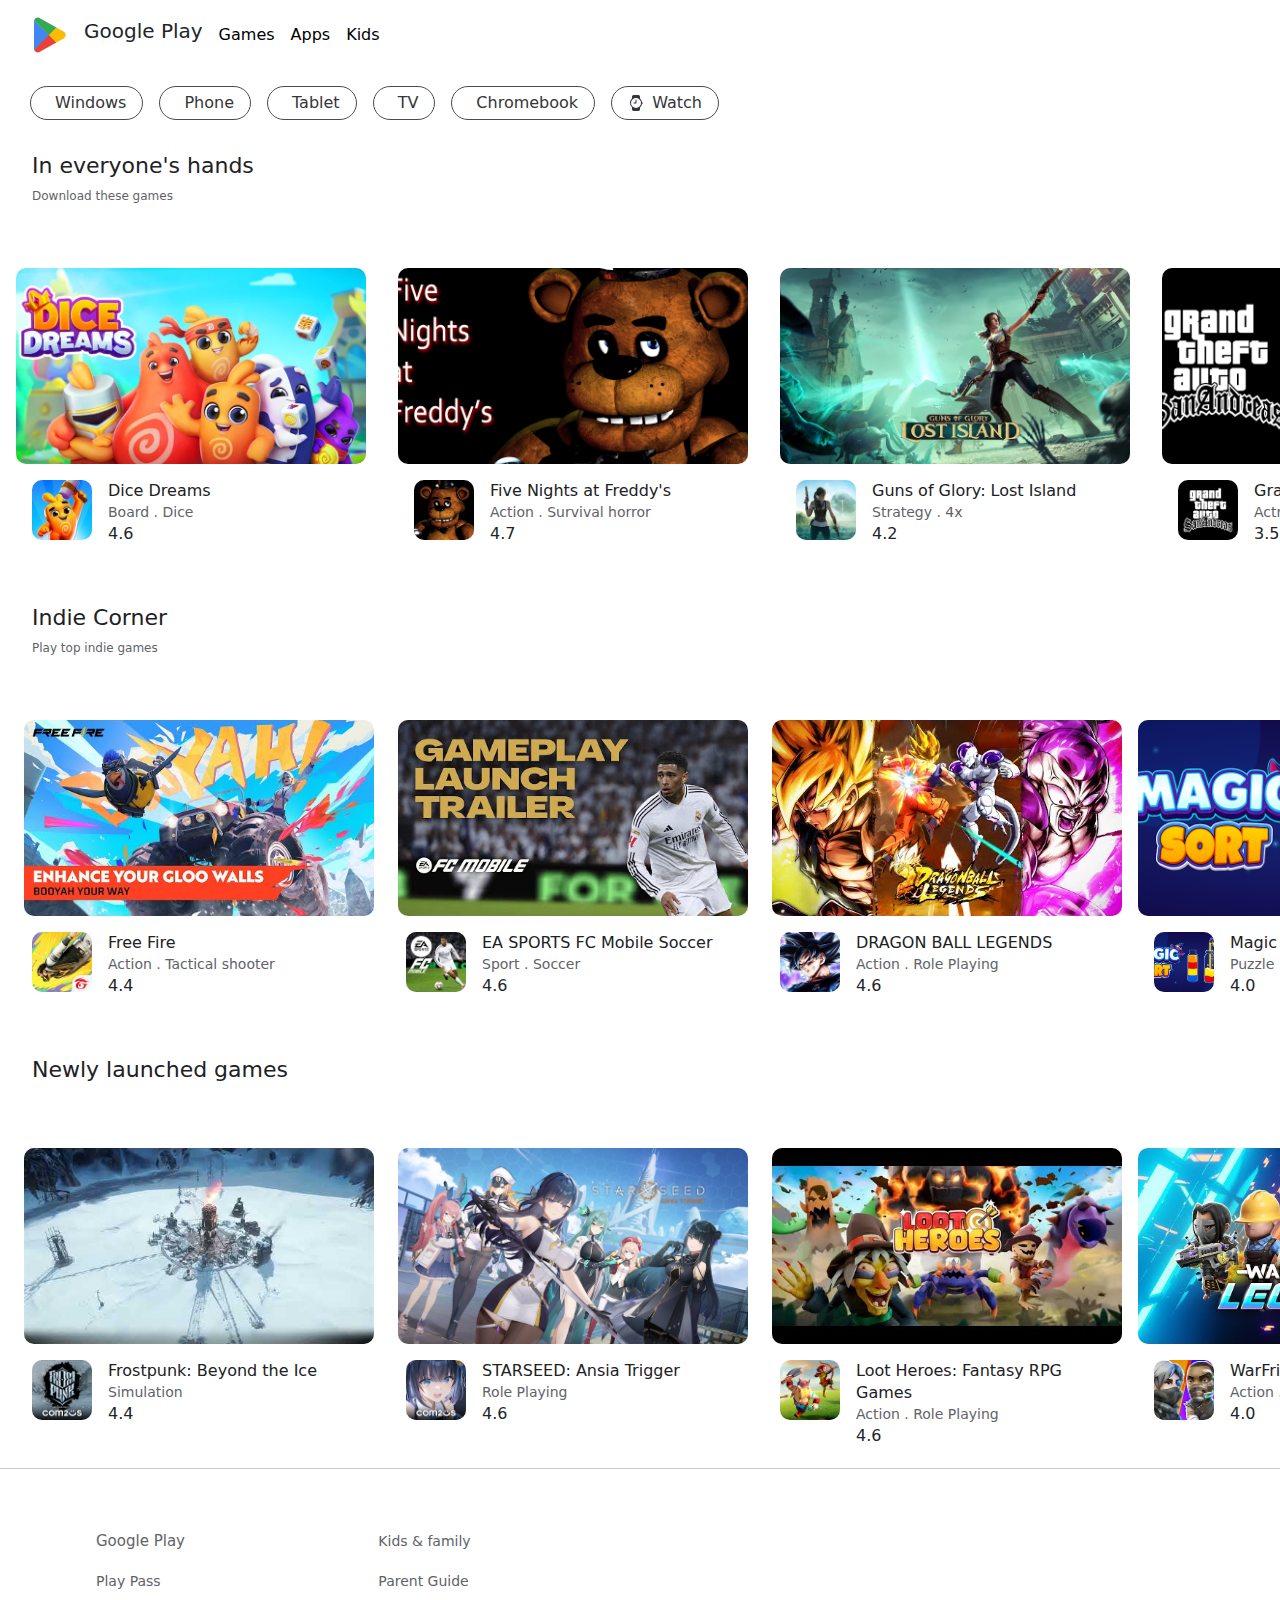
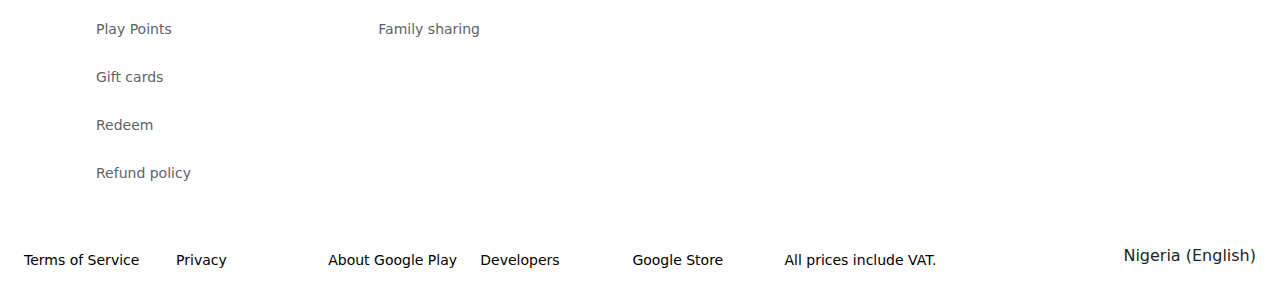
<file: html/mother.html>
<!DOCTYPE html>
<html lang="en">
<head>
    <meta charset="UTF-8">
    <meta name="viewport" content="width=device-width, initial-scale=1.0">
    <title>Android Apps on Google Play</title>
    <!-- <link rel="stylesheet" href="./media queries style.css"> -->
    <!-- <link rel="stylesheet" href="./variable.css"> -->
    <link rel="stylesheet" href="../css/mother.css">
    <link rel="shortcut icon" href="../project images/remove bg of favicon.png" type="image/x-icon">
    <link rel="stylesheet" href="https://cdnjs.cloudflare.com/ajax/libs/font-awesome/6.6.0/css/all.min.css" integrity="sha512-Kc323vGBEqzTmouAECnVceyQqyqdsSiqLQISBL29aUW4U/M7pSPA/gEUZQqv1cwx4OnYxTxve5UMg5GT6L4JJg==" crossorigin="anonymous" referrerpolicy="no-referrer" />
    <link href="https://cdn.jsdelivr.net/npm/bootstrap@5.3.3/dist/css/bootstrap.min.css" rel="stylesheet" integrity="sha384-QWTKZyjpPEjISv5WaRU9OFeRpok6YctnYmDr5pNlyT2bRjXh0JMhjY6hW+ALEwIH" crossorigin="anonymous">
</head>
<body>
<header>
    <div class="home main">
        <div class="leftnav">
            <a href="../index.html">
            <img style="height: 38px; width: 38px;" src="../project images/playstore header.svg" alt=""></a>
            <h5>Google Play</h5>
 


            <div class="heat">
               <a href="../index.html" class="absolute">Games</a>
                <a href="./media queries.html" class="absolute">Apps</a>
                <a href="./variable.html" class="absolute">Kids</a>
            </div>
        </div>
        <div class="rightnav">
            <div class="right">
               <i class="fa-solid fa-magnifying-glass"></i>
               <i class="fa-regular fa-circle-question"></i>
               <i class="fa-regular fa-circle-user"></i>
            </div>
        </div>
   </div>

</header>
    
    <section class="sectoin2">
        <div class="actual">
            <a href="../index.html" class="okay">
                <i class="fa-solid fa-tv"></i> Windows
            </a>
            <a href="./media queries.html" class="okay">
                <i class="fa-solid fa-mobile"></i>   Phone
            </a>
            <a href="./variable.html" class="okay">
                <i class="fa-solid fa-tablet"></i>Tablet
            </a>
            <a href="./father.html" class="okay">
                <i class="fa-solid fa-tv"></i> TV
            </a>

            <a href="./mother.html" class="okay">
                <i class="fa-solid fa-laptop"></i>Chromebook
                </a>
            <a href="../index.html" class="okay">
                <svg xmlns="http://www.w3.org/2000/svg" width="16" height="16" fill="currentColor" class="bi bi-watch" viewBox="0 0 16 16">
                    <path d="M8.5 5a.5.5 0 0 0-1 0v2.5H6a.5.5 0 0 0 0 1h2a.5.5 0 0 0 .5-.5z"/>
                    <path d="M5.667 16C4.747 16 4 15.254 4 14.333v-1.86A6 6 0 0 1 2 8c0-1.777.772-3.374 2-4.472V1.667C4 .747 4.746 0 5.667 0h4.666C11.253 0 12 .746 12 1.667v1.86a6 6 0 0 1 1.918 3.48.502.502 0 0 1 .582.493v1a.5.5 0 0 1-.582.493A6 6 0 0 1 12 12.473v1.86c0 .92-.746 1.667-1.667 1.667zM13 8A5 5 0 1 0 3 8a5 5 0 0 0 10 0"/>
                  </svg>Watch
                </a>
        </div>

        <div class="play">
            <h4>In everyone's hands</h4>
            <p>Download these games</p>
        </div>

        <div class=" mobile">
            <div class="video">
                <div>
                    <img src="../project images/dice dream.webp" alt="" style="width: 350px; height: 196px; object-fit: cover; border-radius: 10px; margin: 2rem 1rem 1rem 1rem;">
                    <div class="minor">
                        <img src="../project images/dice dream small.webp" alt="" style="width: 60px; height: 60px; border-radius: 10px; object-fit: cover; margin: 0rem 1rem 2rem 2rem;">
                        <div class="under">
                            <h5 style="font-size: 16px;
                            line-height: 22px; font-weight: 400; color: #202124; margin-bottom: 0rem;">Dice Dreams</h5>
                            <p style="font-size: 14px;
                            line-height: 20px; font-weight: 400; color: #5F6368; margin-bottom: 0rem;">Board . Dice</p>
                            <span>4.6 <i class="fa-solid fa-star"></i></span>
                        </div>
                    </div>
                    
                </div>
                    <div>
                    <img src="../project images/five night.webp" alt="" style="width: 350px; height: 196px; object-fit: cover; border-radius: 10px; margin: 2rem 1rem 1rem 1rem;">
                    <div class="minor">
                        <img src="../project images/five night small.webp" alt="" style="width: 60px; height: 60px; border-radius: 10px; object-fit: cover; margin: 0rem 1rem 2rem 2rem;">
                        <div class="under">
                            <h5 style="font-size: 16px;
                            line-height: 22px; font-weight: 400; color: #202124; margin-bottom: 0rem;">Five Nights at Freddy's</h5>
                            <p style="font-size: 14px;
                            line-height: 20px; font-weight: 400; color: #5F6368; margin-bottom: 0rem;">Action . Survival horror</p>
                            <span>4.7 <i class="fa-solid fa-star"></i></span>
                        </div>
                    </div>
                </div>
                <div>
                    <img src="../project images/gun of glory.webp" alt="" style="width: 350px; height: 196px; object-fit: cover; border-radius: 10px; margin: 2rem 1rem 1rem 1rem;">
                <div class="minor">
                    <img src="../project images/gun of glory small.webp" alt="" style="width: 60px; height: 60px; border-radius: 10px; object-fit: cover; margin: 0rem 1rem 2rem 2rem;">
                    <div class="under">
                        <h5 style="font-size: 16px;
                        line-height: 22px; font-weight: 400; color: #202124; margin-bottom: 0rem;">Guns of Glory: Lost Island</h5>
                        <p style="font-size: 14px;
                        line-height: 20px; font-weight: 400; color: #5F6368; margin-bottom: 0rem;"> Strategy . 4x</p>
                        <span>4.2 <i class="fa-solid fa-star"></i></span>
                    </div>
                </div>
                </div>

                <div>
                    <img src="../project images/gta.webp" alt="" style="width: 350px; height: 196px; object-fit: cover; border-radius: 10px; margin: 2rem 1rem 1rem 1rem;">
                    <div class="minor">
                        <img src="../project images/gta small.webp" alt="" style="width: 60px; height: 60px; border-radius: 10px; object-fit: cover; margin: 0rem 1rem 2rem 2rem;">
                        <div class="under">
                            <h5 style="font-size: 16px;
                            line-height: 22px; font-weight: 400; color: #202124; margin-bottom: 0rem;">Grand Theft Auto: San Andreas</h5>
                            <p style="font-size: 14px;
                            line-height: 20px; font-weight: 400; color: #5F6368; margin-bottom: 0rem;">Actrion . Casual</p>
                            <span>3.5 <i class="fa-solid fa-star"></i></span>
                        </div>
                    </div>
                </div>

                <div>
                    <img src="../project images/family island.webp" alt="" style="width: 350px; height: 196px; object-fit: cover; border-radius: 10px; margin: 2rem 1rem 1rem 1rem;">
                    <div class="minor">
                        <img src="../project images/famil island small.webp" alt="" style="width: 60px; height: 60px; border-radius: 10px; object-fit: cover; margin: 0rem 1rem 2rem 2rem;">
                        <div class="under">
                            <h5 style="font-size: 16px;
                            line-height: 22px; font-weight: 400; color: #202124; margin-bottom: 0rem;">Family Island - Farming game</h5>
                            <p style="font-size: 14px;
                            line-height: 20px; font-weight: 400; color: #5F6368; margin-bottom: 0rem;">Simulation . Farming</p>
                            <span>4.2 <i class="fa-solid fa-star"></i></span>
                        </div>
                    </div>
                </div>


                <div>
                    <img src="../project images/solitaire.webp" alt="" style="width: 350px; height: 196px; object-fit: cover; border-radius: 10px; margin: 2rem 1rem 1rem 1rem;">
                    <div class="minor">
                        <img src="../project images/soiataire small.webp" alt="" style="width: 60px; height: 60px; border-radius: 10px; object-fit: cover; margin: 0rem 1rem 2rem 2rem;">
                        <div class="under">
                            <h5 style="font-size: 16px;
                            line-height: 22px; font-weight: 400; color: #202124; margin-bottom: 0rem;">Solitaire Grand Harvest</h5>
                            <p style="font-size: 14px;
                            line-height: 20px; font-weight: 400; color: #5F6368; margin-bottom: 0rem;">Cards . Tripeaks</p>
                            <span>4.6 <i class="fa-solid fa-star"></i></span>
                        </div>
                    </div>
                </div>


                <div>
                    <img src="../project images/state.webp" alt="" style="width: 350px; height: 196px; object-fit: cover; border-radius: 10px; margin: 2rem 1rem 1rem 1rem;">
                    <div class="minor">
                        <img src="../project images/state small.webp" alt="" style="width: 60px; height: 60px; border-radius: 10px; object-fit: cover; margin: 0rem 1rem 2rem 2rem;">
                        <div class="under">
                            <h5 style="font-size: 16px;
                            line-height: 22px; font-weight: 400; color: #202124; margin-bottom: 0rem;">State of Survival: Zombies War</h5>
                            <p style="font-size: 14px;
                            line-height: 20px; font-weight: 400; color: #5F6368; margin-bottom: 0rem;">Strategy . 4x</p>
                            <span>4.2 <i class="fa-solid fa-star"></i></span>
                        </div>
                    </div>
                </div>


                <div>
                    <img src="../project images/evertale.webp" alt="" style="width: 350px; height: 196px; object-fit: cover; border-radius: 10px; margin: 2rem 1rem 1rem 1rem;">
                    <div class="minor">
                        <img src="../project images/evertale small.webp" alt="" style="width: 60px; height: 60px; border-radius: 10px; object-fit: cover; margin: 0rem 1rem 2rem 2rem;">
                        <div class="under">
                            <h5 style="font-size: 16px;
                            line-height: 22px; font-weight: 400; color: #202124; margin-bottom: 0rem;">Evertale</h5>
                            <p style="font-size: 14px;
                            line-height: 20px; font-weight: 400; color: #5F6368; margin-bottom: 0rem;">Role Playing . Turn-based RPG</p>
                            <span>3.5 <i class="fa-solid fa-star"></i></span>
                        </div>
                    </div>
                </div>

                <div>
                    <img src="../project images/mobile legend.jpg" alt="" style="width: 350px; height: 196px; object-fit: cover; border-radius: 10px; margin: 2rem 1rem 1rem 1rem;">
                    <div class="minor">
                        <img src="../project images/mobile.webp" alt="" style="width: 60px; height: 60px; border-radius: 10px; object-fit: cover; margin: 0rem 1rem 2rem 2rem;">
                        <div class="under">
                            <h5 style="font-size: 16px;
                            line-height: 22px; font-weight: 400; color: #202124; margin-bottom: 0rem;">Mobile Legends: Bang Bang</h5>
                            <p style="font-size: 14px;
                            line-height: 20px; font-weight: 400; color: #5F6368; margin-bottom: 0rem;">Actions . Strategy</p>
                            <span>4.1 <i class="fa-solid fa-star"></i></span>
                        </div>
                    </div>
                </div>


                <div>
                    <img src="../project images/ROBLOX.jpg" alt="" style="width: 350px; height: 196px; object-fit: cover; border-radius: 10px; margin: 2rem 1rem 1rem 1rem;">
                    <div class="minor">
                        <img src="../project images/roblox small.webp" alt="" style="width: 60px; height: 60px; border-radius: 10px; object-fit: cover; margin: 0rem 1rem 2rem 2rem;">
                        <div class="under">
                            <h5 style="font-size: 16px;
                            line-height: 22px; font-weight: 400; color: #202124; margin-bottom: 0rem;">Roblox</h5>
                            <p style="font-size: 14px;
                            line-height: 20px; font-weight: 400; color: #5F6368; margin-bottom: 0rem;">Adventure . Simulation</p>
                            <span>4.4 <i class="fa-solid fa-star"></i></span>
                        </div>
                    </div>
                    <!-- ends -->
                </div>
            </div>
        </div>


        <div class="play">
            <h4>Indie Corner</h4>
            <p>Play top indie games</p>
        </div>

        <div class="mobile">
            <div class="video">
                <div>
                    <img src="../project images/ff.jpg" alt="" style="width: 350px; height: 196px; object-fit: cover; border-radius: 10px; margin: 2rem 0rem 1rem 1.5rem;">
                    <div class="minor">
                        <img src="../project images/ff small.webp" alt="" style="width: 60px; height: 60px; border-radius: 10px; object-fit: cover; margin: 0rem 1rem 0rem 2rem;">
                        <div class="under">
                            <h5 style="font-size: 16px;
                            line-height: 22px; font-weight: 400; color: #202124; margin-bottom: 0rem;">Free Fire</h5>
                            <p style="font-size: 14px;
                            line-height: 20px; font-weight: 400; color: #5F6368; margin-bottom: 0rem;">Action . Tactical shooter</p>
                            <span>4.4 <i class="fa-solid fa-star"></i></span>
                        </div>
                    </div>
                    
                </div>
                <div>
                    <img src="../project images/fc mobile.jpg" alt="" style="width: 350px; height: 196px; object-fit: cover; border-radius: 10px; margin: 2rem 0rem 1rem 1.5rem;">
                    <div class="minor">
                        <img src="../project images/fc mobile small.webp" alt="" style="width: 60px; height: 60px; border-radius: 10px; object-fit: cover; margin: 0rem 1rem 0rem 2rem;">
                        <div class="under">
                            <h5 style="font-size: 16px;
                            line-height: 22px; font-weight: 400; color: #202124; margin-bottom: 0rem;">EA SPORTS FC Mobile Soccer</h5>
                            <p style="font-size: 14px;
                            line-height: 20px; font-weight: 400; color: #5F6368; margin-bottom: 0rem;">Sport . Soccer</p>
                            <span>4.6 <i class="fa-solid fa-star"></i></span>
                        </div>
                    </div>
                </div>
                <div>
                    <img src="../project images/dragon.jpg" alt="" style="width: 350px; height: 196px; object-fit: cover; border-radius: 10px; margin: 2rem 0rem 1rem 1.5rem;">
                    <div class="minor">
                       <img src="../project images/dragon samll.webp" alt="" style="width: 60px; height: 60px; border-radius: 10px; object-fit: cover; margin: 0rem 1rem 0rem 2rem;">
                       <div class="under">
                          <h5 style="font-size: 16px;
                          line-height: 22px; font-weight: 400; color: #202124; margin-bottom: 0rem;">DRAGON BALL LEGENDS</h5>
                          <p style="font-size: 14px;
                          line-height: 20px; font-weight: 400; color: #5F6368; margin-bottom: 0rem;">Action . Role Playing</p>
                          <span>4.6 <i class="fa-solid fa-star"></i></span>
                        </div>
                    </div>
                </div>



                <div>
                    <img src="../project images/magic sort.webp" alt="" style="width: 350px; height: 196px; object-fit: cover; border-radius: 10px; margin: 2rem 1rem 1rem 1rem;">
                    <div class="minor">
                        <img src="../project images/magic sort small.webp" alt="" style="width: 60px; height: 60px; border-radius: 10px; object-fit: cover; margin: 0rem 1rem 2rem 2rem;">
                        <div class="under">
                            <h5 style="font-size: 16px;
                            line-height: 22px; font-weight: 400; color: #202124; margin-bottom: 0rem;">Magic Sort: Water Sort Puzzle</h5>
                            <p style="font-size: 14px;
                            line-height: 20px; font-weight: 400; color: #5F6368; margin-bottom: 0rem;">Puzzle . Sort</p>
                            <span>4.0 <i class="fa-solid fa-star"></i></span>
                        </div>
                    </div>
                </div>


                <div>
                    <img src="../project images/haunted.webp" alt="" style="width: 350px; height: 196px; object-fit: cover; border-radius: 10px; margin: 2rem 0rem 1rem 1.5rem;">
                    <div class="minor">
                        <img src="../project images/haunted small.webp" alt="" style="width: 60px; height: 60px; border-radius: 10px; object-fit: cover; margin: 0rem 1rem 0rem 2rem;">
                        <div class="under">
                            <h5 style="font-size: 16px;
                            line-height: 22px; font-weight: 400; color: #202124; margin-bottom: 0rem;">Haunted Laia</h5>
                            <p style="font-size: 14px;
                            line-height: 20px; font-weight: 400; color: #5F6368; margin-bottom: 0rem;">Adventure . Offline</p>
                            <span>4.6 <i class="fa-solid fa-star"></i></span>
                        </div>
                    </div>
                </div>



                <div>
                    <img src="../project images/vampire mas.jpg" alt="" style="width: 350px; height: 196px; object-fit: cover; border-radius: 10px; margin: 2rem 0rem 1rem 1.5rem;">
                    <div class="minor">
                        <img src="../project images/vampire mas small.webp" alt="" style="width: 60px; height: 60px; border-radius: 10px; object-fit: cover; margin: 0rem 1rem 0rem 2rem;">
                        <div class="under">
                         <h5 style="font-size: 16px;
                            line-height: 22px; font-weight: 400; color: #202124; margin-bottom: 0rem;">Vampire: The Masquerade - CoNY</h5>
                            <p style="font-size: 14px;
                            line-height: 20px; font-weight: 400; color: #5F6368; margin-bottom: 0rem;">Adventure</p>
                            <span>4.2 <i class="fa-solid fa-star"></i></span>
                        </div>
                    </div>
                </div>

                <div>
                    <img src="../project images/carrion.jpg" alt="" style="width: 350px; height: 196px; object-fit: cover; border-radius: 10px; margin: 2rem 0rem 1rem 1.5rem;">
                    <div class="minor">
                        <img src="../project images/carrion samll.webp" alt="" style="width: 60px; height: 60px; border-radius: 10px; object-fit: cover; margin: 0rem 1rem 0rem 2rem;">
                        <div class="under">
                            <h5 style="font-size: 16px;
                            line-height: 22px; font-weight: 400; color: #202124; margin-bottom: 0rem;">Carrion</h5>
                            <p style="font-size: 14px;
                            line-height: 20px; font-weight: 400; color: #5F6368; margin-bottom: 0rem;">Action</p>
                            <span>4.5 <i class="fa-solid fa-star"></i></span>
                        </div>
                    </div>
                </div>

                <div>
                    <img src="../project images/march.jpg" alt="" style="width: 350px; height: 196px; object-fit: cover; border-radius: 10px; margin: 2rem 0rem 1rem 1.5rem;">
                    <div class="minor">
                        <img src="../project images/march small.webp" alt="" style="width: 60px; height: 60px; border-radius: 10px; object-fit: cover; margin: 0rem 1rem 0rem 2rem;">
                        <div class="under">
                            <h5 style="font-size: 16px;
                            line-height: 22px; font-weight: 400; color: #202124; margin-bottom: 0rem;">INSECTARIUM ALTERNATIVE MARCH</h5>
                             <p style="font-size: 14px;
                            line-height: 20px; font-weight: 400; color: #5F6368; margin-bottom: 0rem;">Adventure . Interactive story</p>
                            <span>5.0 <i class="fa-solid fa-star"></i></span>
                        </div>
                    </div>
                </div>




                <div>
                   <img src="../project images/path.jpg" alt="" style="width: 350px; height: 196px; object-fit: cover; border-radius: 10px; margin: 2rem 0rem 1rem 1.5rem;">
                   <div class="minor">
                       <img src="../project images/path small.webp" alt="" style="width: 60px; height: 60px; border-radius: 10px; object-fit: cover; margin: 0rem 1rem 0rem 2rem;">
                        <div class="under">
                            <h5 style="font-size: 16px;
                            line-height: 22px; font-weight: 400; color: #202124; margin-bottom: 0rem;">Paths: Beatrice's Adventure</h5>
                            <p style="font-size: 14px; line-height: 20px; font-weight: 400; color: #5F6368; margin-bottom: 0rem;">Adventure . Interactive story</p>
                            <span>4.4 <i class="fa-solid fa-star"></i></span>
                        </div>
                    </div>
                </div>

                <div>
                    <img src="../project images/golf.webp" alt="" style="width: 350px; height: 196px; object-fit: cover; border-radius: 10px; margin: 2rem 0rem 1rem 1.5rem;">
                    <div class="minor">
                        <img src="../project images/golf small.webp" alt="" style="width: 60px; height: 60px; border-radius: 10px; object-fit: cover; margin: 0rem 1rem 0rem 2rem;">
                        <div class="under">
                            <h5 style="font-size: 16px;
                            line-height: 22px; font-weight: 400; color: #202124; margin-bottom: 0rem;">Golf Odyssey 2</h5>
                            <p style="font-size: 14px;
                            line-height: 20px; font-weight: 400; color: #5F6368; margin-bottom: 0rem;">Arcade . Casual</p>
                            <span>4.0 <i class="fa-solid fa-star"></i></span>
                        </div>
                    </div>
                </div>
                <!--  -->
            </div>
        </div>
        <!--  -->


        <div class="play">
            <h4>Newly launched games</h4>
        </div>

        <div class="mobile">
            <div class="video">
                <div>
                    <img src="../project images/frostpunk.jpg" alt="" style="width: 350px; height: 196px; object-fit: cover; border-radius: 10px; margin: 2rem 0rem 1rem 1.5rem;">
                    <div class="minor">
                        <img src="../project images/frostpunk small.webp" alt="" style="width: 60px; height: 60px; border-radius: 10px; object-fit: cover; margin: 0rem 1rem 0rem 2rem;">
                        <div class="under">
                            <h5 style="font-size: 16px;
                            line-height: 22px; font-weight: 400; color: #202124; margin-bottom: 0rem;">Frostpunk: Beyond the Ice</h5>
                            <p style="font-size: 14px;
                            line-height: 20px; font-weight: 400; color: #5F6368; margin-bottom: 0rem;">Simulation</p>
                            <span>4.4 <i class="fa-solid fa-star"></i></span>
                        </div>
                    </div>
                    
                </div>
                <div>
                    <img src="../project images/staeseed.webp" alt="" style="width: 350px; height: 196px; object-fit: cover; border-radius: 10px; margin: 2rem 0rem 1rem 1.5rem;">
                    <div class="minor">
                        <img src="../project images/starseed small.webp" alt="" style="width: 60px; height: 60px; border-radius: 10px; object-fit: cover; margin: 0rem 1rem 0rem 2rem;">
                        <div class="under">
                            <h5 style="font-size: 16px;
                            line-height: 22px; font-weight: 400; color: #202124; margin-bottom: 0rem;">STARSEED: Ansia Trigger</h5>
                            <p style="font-size: 14px;
                            line-height: 20px; font-weight: 400; color: #5F6368; margin-bottom: 0rem;">Role Playing</p>
                            <span>4.6 <i class="fa-solid fa-star"></i></span>
                        </div>
                    </div>
                </div>
                <div>
                    <img src="../project images/loot heroes.jpg" alt="" style="width: 350px; height: 196px; object-fit: cover; border-radius: 10px; margin: 2rem 0rem 1rem 1.5rem;">
                    <div class="minor">
                       <img src="../project images/loot heroes small.webp" alt="" style="width: 60px; height: 60px; border-radius: 10px; object-fit: cover; margin: 0rem 1rem 0rem 2rem;">
                       <div class="under">
                          <h5 style="font-size: 16px;
                          line-height: 22px; font-weight: 400; color: #202124; margin-bottom: 0rem;">Loot Heroes: Fantasy RPG Games</h5>
                          <p style="font-size: 14px;
                          line-height: 20px; font-weight: 400; color: #5F6368; margin-bottom: 0rem;">Action . Role Playing</p>
                          <span>4.6 <i class="fa-solid fa-star"></i></span>
                        </div>
                    </div>
                </div>



                <div>
                    <img src="../project images/warfriend.jpg" alt="" style="width: 350px; height: 196px; object-fit: cover; border-radius: 10px; margin: 2rem 1rem 1rem 1rem;">
                    <div class="minor">
                        <img src="../project images/warfriend small.webp" alt="" style="width: 60px; height: 60px; border-radius: 10px; object-fit: cover; margin: 0rem 1rem 2rem 2rem;">
                        <div class="under">
                            <h5 style="font-size: 16px;
                            line-height: 22px; font-weight: 400; color: #202124; margin-bottom: 0rem;">WarFriends Legend PvP Shooter</h5>
                            <p style="font-size: 14px;
                            line-height: 20px; font-weight: 400; color: #5F6368; margin-bottom: 0rem;">Action . Bulletstorm</p>
                            <span>4.0 <i class="fa-solid fa-star"></i></span>
                        </div>
                    </div>
                </div>


                <div>
                    <img src="../project images/zombiehunter.jpg" alt="" style="width: 350px; height: 196px; object-fit: cover; border-radius: 10px; margin: 2rem 0rem 1rem 1.5rem;">
                    <div class="minor">
                        <img src="../project images/zombiehunter small.webp" alt="" style="width: 60px; height: 60px; border-radius: 10px; object-fit: cover; margin: 0rem 1rem 0rem 2rem;">
                        <div class="under">
                            <h5 style="font-size: 16px;
                            line-height: 22px; font-weight: 400; color: #202124; margin-bottom: 0rem;">Zombie Hunter: Offline Games</h5>
                            <p style="font-size: 14px;
                            line-height: 20px; font-weight: 400; color: #5F6368; margin-bottom: 0rem;">Action . Bulletstorm</p>
                            <span>4.0 <i class="fa-solid fa-star"></i></span>
                        </div>
                    </div>
                </div>



                <div>
                    <img src="../project images/last bunker.jpg" alt="" style="width: 350px; height: 196px; object-fit: cover; border-radius: 10px; margin: 2rem 0rem 1rem 1.5rem;">
                    <div class="minor">
                        <img src="../project images/last bunker small.webp" alt="" style="width: 60px; height: 60px; border-radius: 10px; object-fit: cover; margin: 0rem 1rem 0rem 2rem;">
                        <div class="under">
                         <h5 style="font-size: 16px;
                            line-height: 22px; font-weight: 400; color: #202124; margin-bottom: 0rem;">Last Bunker: 1945</h5>
                            <p style="font-size: 14px;
                            line-height: 20px; font-weight: 400; color: #5F6368; margin-bottom: 0rem;">Strategy</p>
                            <span>4.2 <i class="fa-solid fa-star"></i></span>
                        </div>
                    </div>
                </div>

                <div>
                    <img src="../project images/post apo.jpg" alt="" style="width: 350px; height: 196px; object-fit: cover; border-radius: 10px; margin: 2rem 0rem 1rem 1.5rem;">
                    <div class="minor">
                        <img src="../project images/post apo small.webp" alt="" style="width: 60px; height: 60px; border-radius: 10px; object-fit: cover; margin: 0rem 1rem 0rem 2rem;">
                        <div class="under">
                            <h5 style="font-size: 16px;
                            line-height: 22px; font-weight: 400; color: #202124; margin-bottom: 0rem;">Poco Apo Tycoon - Idle Builder</h5>
                            <p style="font-size: 14px;
                            line-height: 20px; font-weight: 400; color: #5F6368; margin-bottom: 0rem;">Strategy</p>
                            <span>4.5 <i class="fa-solid fa-star"></i></span>
                        </div>
                    </div>
                </div>

                <div>
                    <img src="../project images/battle ranker.jpg" alt="" style="width: 350px; height: 196px; object-fit: cover; border-radius: 10px; margin: 2rem 0rem 1rem 1.5rem;">
                    <div class="minor">
                        <img src="../project images/battle ranker small.webp" alt="" style="width: 60px; height: 60px; border-radius: 10px; object-fit: cover; margin: 0rem 1rem 0rem 2rem;">
                        <div class="under">
                            <h5 style="font-size: 16px;
                            line-height: 22px; font-weight: 400; color: #202124; margin-bottom: 0rem;">Battle Ranker in Another World</h5>
                             <p style="font-size: 14px;
                            line-height: 20px; font-weight: 400; color: #5F6368; margin-bottom: 0rem;">Role Playing . Action-strategy</p>
                            <span>5.0 <i class="fa-solid fa-star"></i></span>
                        </div>
                    </div>
                </div>




                <div>
                   <img src="../project images/magicforest.jpg" alt="" style="width: 350px; height: 196px; object-fit: cover; border-radius: 10px; margin: 2rem 0rem 1rem 1.5rem;">
                   <div class="minor">
                       <img src="../project images/magicforest small.webp" alt="" style="width: 60px; height: 60px; border-radius: 10px; object-fit: cover; margin: 0rem 1rem 0rem 2rem;">
                        <div class="under">
                            <h5 style="font-size: 16px;
                            line-height: 22px; font-weight: 400; color: #202124; margin-bottom: 0rem;">Magic Forest: Dragon Quest</h5>
                            <p style="font-size: 14px; line-height: 20px; font-weight: 400; color: #5F6368; margin-bottom: 0rem;">Role Playing . Adventure</p>
                            <span>4.6 <i class="fa-solid fa-star"></i></span>
                        </div>
                    </div>
                </div>

                <div>
                    <img src="../project images/grimguard.jpg" alt="" style="width: 350px; height: 196px; object-fit: cover; border-radius: 10px; margin: 2rem 0rem 1rem 1.5rem;">
                    <div class="minor">
                        <img src="../project images/grimguard small.webp" alt="" style="width: 60px; height: 60px; border-radius: 10px; object-fit: cover; margin: 0rem 1rem 0rem 2rem;">
                        <div class="under">
                            <h5 style="font-size: 16px;
                            line-height: 22px; font-weight: 400; color: #202124; margin-bottom: 0rem;">Grimguard Tactics: Fantasy RPG</h5>
                            <p style="font-size: 14px;
                            line-height: 20px; font-weight: 400; color: #5F6368; margin-bottom: 0rem;">Strategy . Role Playing</p>
                            <span>4.8 <i class="fa-solid fa-star"></i></span>
                        </div>
                    </div>
                </div>
                <!--  -->
            </div>
        </div>
        <!--  -->
    </section>



    <div class="together">
        <div class="beat">
            <div class="gather">
                <a href="../index.html"><svg xmlns="http://www.w3.org/2000/svg" width="25" height="30" fill="currentColor" class="bi bi-controller" viewBox="0 0 16 16">
                    <path d="M11.5 6.027a.5.5 0 1 1-1 0 .5.5 0 0 1 1 0m-1.5 1.5a.5.5 0 1 0 0-1 .5.5 0 0 0 0 1m2.5-.5a.5.5 0 1 1-1 0 .5.5 0 0 1 1 0m-1.5 1.5a.5.5 0 1 0 0-1 .5.5 0 0 0 0 1m-6.5-3h1v1h1v1h-1v1h-1v-1h-1v-1h1z"/>
                    <path d="M3.051 3.26a.5.5 0 0 1 .354-.613l1.932-.518a.5.5 0 0 1 .62.39c.655-.079 1.35-.117 2.043-.117.72 0 1.443.041 2.12.126a.5.5 0 0 1 .622-.399l1.932.518a.5.5 0 0 1 .306.729q.211.136.373.297c.408.408.78 1.05 1.095 1.772.32.733.599 1.591.805 2.466s.34 1.78.364 2.606c.024.816-.059 1.602-.328 2.21a1.42 1.42 0 0 1-1.445.83c-.636-.067-1.115-.394-1.513-.773-.245-.232-.496-.526-.739-.808-.126-.148-.25-.292-.368-.423-.728-.804-1.597-1.527-3.224-1.527s-2.496.723-3.224 1.527c-.119.131-.242.275-.368.423-.243.282-.494.575-.739.808-.398.38-.877.706-1.513.773a1.42 1.42 0 0 1-1.445-.83c-.27-.608-.352-1.395-.329-2.21.024-.826.16-1.73.365-2.606.206-.875.486-1.733.805-2.466.315-.722.687-1.364 1.094-1.772a2.3 2.3 0 0 1 .433-.335l-.028-.079zm2.036.412c-.877.185-1.469.443-1.733.708-.276.276-.587.783-.885 1.465a14 14 0 0 0-.748 2.295 12.4 12.4 0 0 0-.339 2.406c-.022.755.062 1.368.243 1.776a.42.42 0 0 0 .426.24c.327-.034.61-.199.929-.502.212-.202.4-.423.615-.674.133-.156.276-.323.44-.504C4.861 9.969 5.978 9.027 8 9.027s3.139.942 3.965 1.855c.164.181.307.348.44.504.214.251.403.472.615.674.318.303.601.468.929.503a.42.42 0 0 0 .426-.241c.18-.408.265-1.02.243-1.776a12.4 12.4 0 0 0-.339-2.406 14 14 0 0 0-.748-2.295c-.298-.682-.61-1.19-.885-1.465-.264-.265-.856-.523-1.733-.708-.85-.179-1.877-.27-2.913-.27s-2.063.091-2.913.27"/>
                    </svg></i></a>
                <p style="font-style: normal; font-size: 14px; font-weight: 400; line-height: normal; color: #000000;">Games</p>
            </div>
        
        
        
            
            <div class="gather">
                <a href="./media queries.html"><svg xmlns="http://www.w3.org/2000/svg" width="25" height="30" fill="currentColor" class="bi bi-x-diamond-fill" viewBox="0 0 16 16">
                    <path d="M9.05.435c-.58-.58-1.52-.58-2.1 0L4.047 3.339 8 7.293l3.954-3.954L9.049.435zm3.61 3.611L8.708 8l3.954 3.954 2.904-2.905c.58-.58.58-1.519 0-2.098l-2.904-2.905zm-.706 8.614L8 8.708l-3.954 3.954 2.905 2.904c.58.58 1.519.58 2.098 0l2.905-2.904zm-8.614-.706L7.292 8 3.339 4.046.435 6.951c-.58.58-.58 1.519 0 2.098z"/></svg></a>
                <p style="font-style: normal; font-size: 14px; font-weight: 400; line-height: normal; color: #000000;">Apps</p>
            </div>
        
        
        
            <div class="gather">
                <a href="./variable.html"><svg xmlns="http://www.w3.org/2000/svg" width="25" height="30" fill="currentColor" class="bi bi-star" viewBox="0 0 16 16">
                    <path d="M2.866 14.85c-.078.444.36.791.746.593l4.39-2.256 4.389 2.256c.386.198.824-.149.746-.592l-.83-4.73 3.522-3.356c.33-.314.16-.888-.282-.95l-4.898-.696L8.465.792a.513.513 0 0 0-.927 0L5.354 5.12l-4.898.696c-.441.062-.612.636-.283.95l3.523 3.356-.83 4.73zm4.905-2.767-3.686 1.894.694-3.957a.56.56 0 0 0-.163-.505L1.71 6.745l4.052-.576a.53.53 0 0 0 .393-.288L8 2.223l1.847 3.658a.53.53 0 0 0 .393.288l4.052.575-2.906 2.77a.56.56 0 0 0-.163.506l.694 3.957-3.686-1.894a.5.5 0 0 0-.461 0z"/>
                  </svg></a>
                <p style="font-style: normal; font-size: 14px; font-weight: 400; line-height: normal; color: #000000;">Kids</p>
            </div>
        </div>
       </div>
    
    
    
    
    <hr>


    <footer class="last">
       <div class="not">
        <div class="least">
            <div class="but">
                <h5 style="font-size: 15px; line-height: 32px; font-weight: 500; color: #5F6368; font-style: normal;">Google Play</h5>
                <p  style="font-size: 14px; line-height: 32px; font-weight: 400; color: #5F6368; font-style: normal;">Play Pass</p>
                <p  style="font-size: 14px; line-height: 32px; font-weight: 400; color: #5F6368; font-style: normal;">Play Points</p>
                <p  style="font-size: 14px; line-height: 32px; font-weight: 400; color: #5F6368; font-style: normal;">Gift cards</p>
                <p  style="font-size: 14px; line-height: 32px; font-weight: 400; color: #5F6368; font-style: normal;">Redeem</p>
                <p  style="font-size: 14px; line-height: 32px; font-weight: 400; color: #5F6368; font-style: normal;">Refund policy</p>
            </div>


            <div class="meat">
                <h5 style="font-size: 14px; line-height: 32px; font-weight: 500; color: #5F6368; font-style: normal;">Kids & family</h5>
                <p style="font-size: 14px; line-height: 32px; font-weight: 400; color: #5F6368; font-style: normal;">Parent Guide</p>
                <p  style="font-size: 14px; line-height: 32px; font-weight: 400; color: #5F6368; font-style: normal;">Family sharing</p>
            </div>
        </div>
       </div>


       <div class="could">
        <div class="do">
            <div class="it">
                <p style="font-size: 14px; line-height: 14px; font-weight: 400; font-style: normal; color: #000000;">Terms of Service</p>
                <p style="font-size: 14px; line-height: 14px; font-weight: 400; font-style: normal; color: #000000; margin-right: 0 ;">Privacy</p>
                <p style="font-size: 14px; line-height: 14px; font-weight: 400; font-style: normal; color: #000000;">About Google Play</p>
                <p style="font-size: 14px; line-height: 14px; font-weight: 400; font-style: normal; color: #000000;">Developers</p>
                <p style="font-size: 14px; line-height: 14px; font-weight: 400; font-style: normal; color: #000000;">Google Store</p>
                <p style="font-size: 14px; line-height: 14px; font-weight: 400; font-style: normal; color: #000000;">All prices include VAT.</p>
            </div>

            <div class="you">
                <p>Nigeria (English)</p>
            </div>
        </div>
       </div>
    </footer>
    <script src="https://cdn.jsdelivr.net/npm/bootstrap@5.3.3/dist/js/bootstrap.bundle.min.js" integrity="sha384-YvpcrYf0tY3lHB60NNkmXc5s9fDVZLESaAA55NDzOxhy9GkcIdslK1eN7N6jIeHz" crossorigin="anonymous"></script>
</body>
</html>
</file>
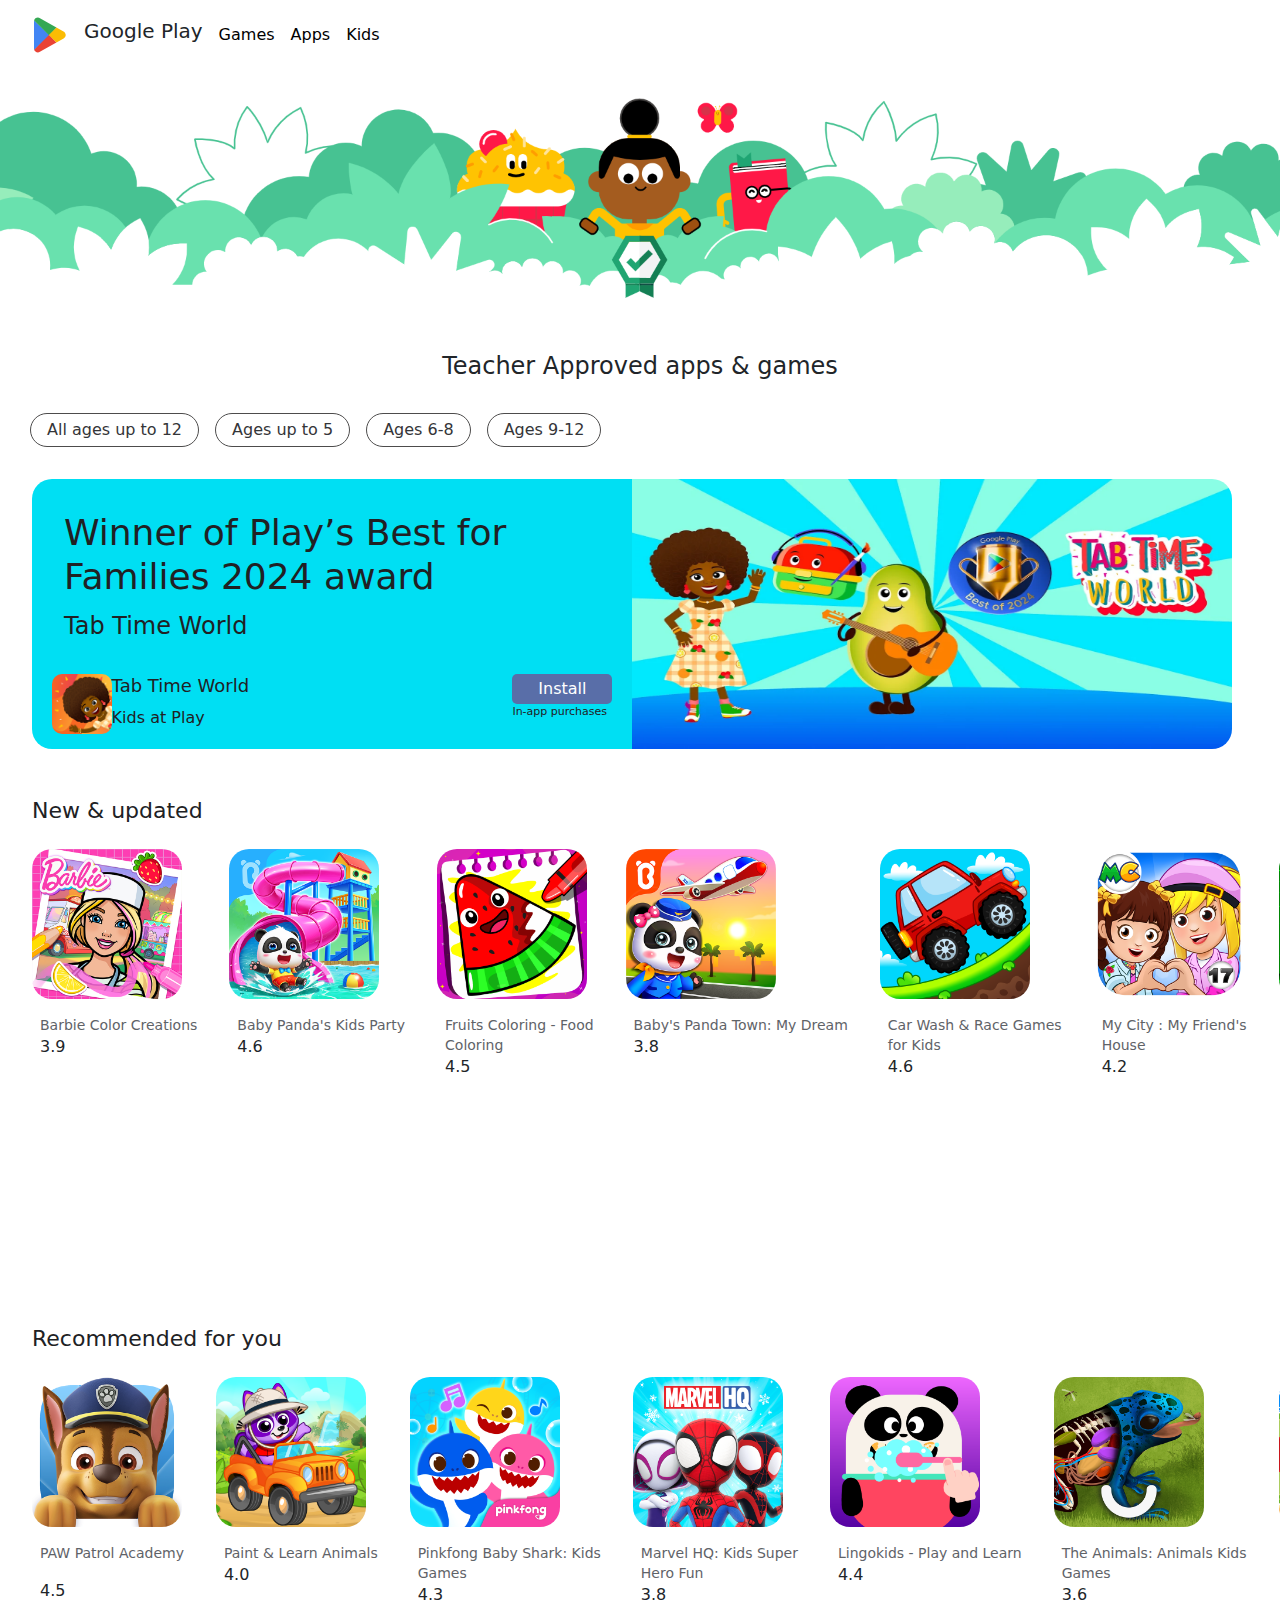
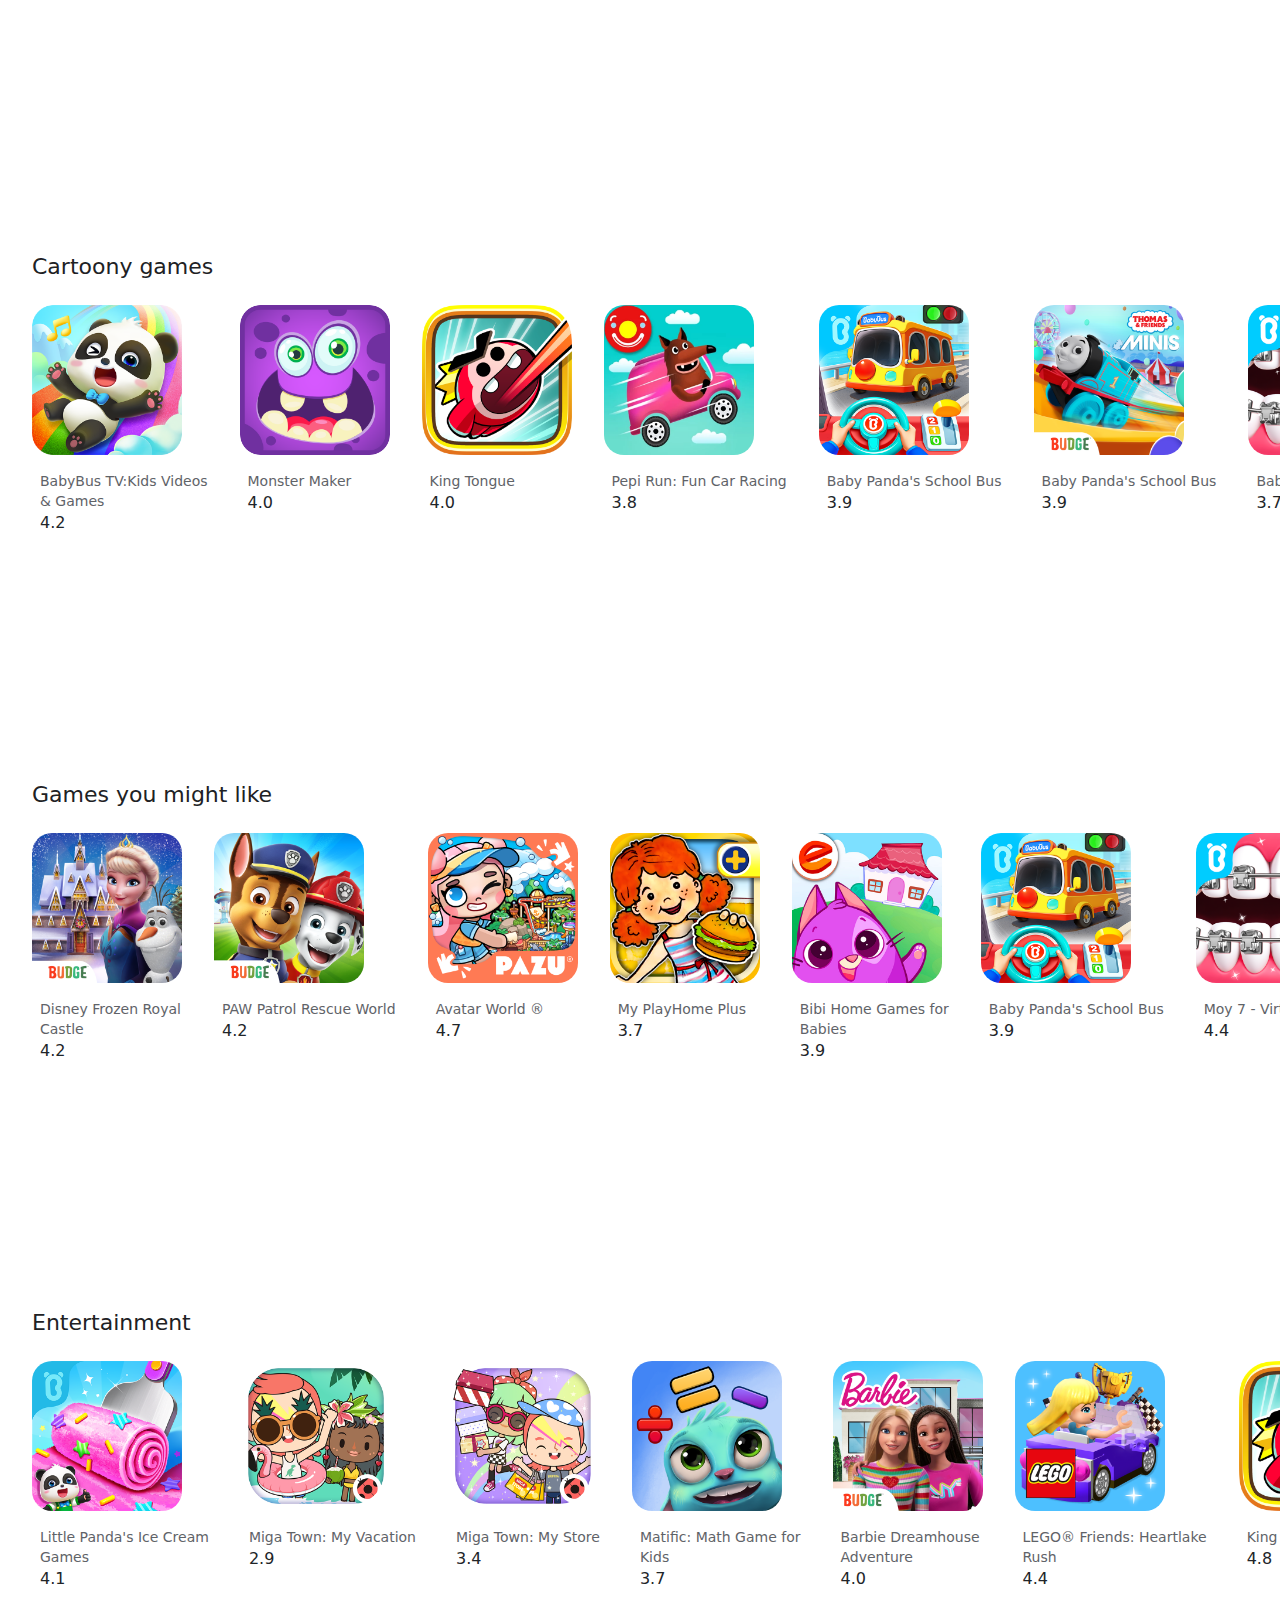
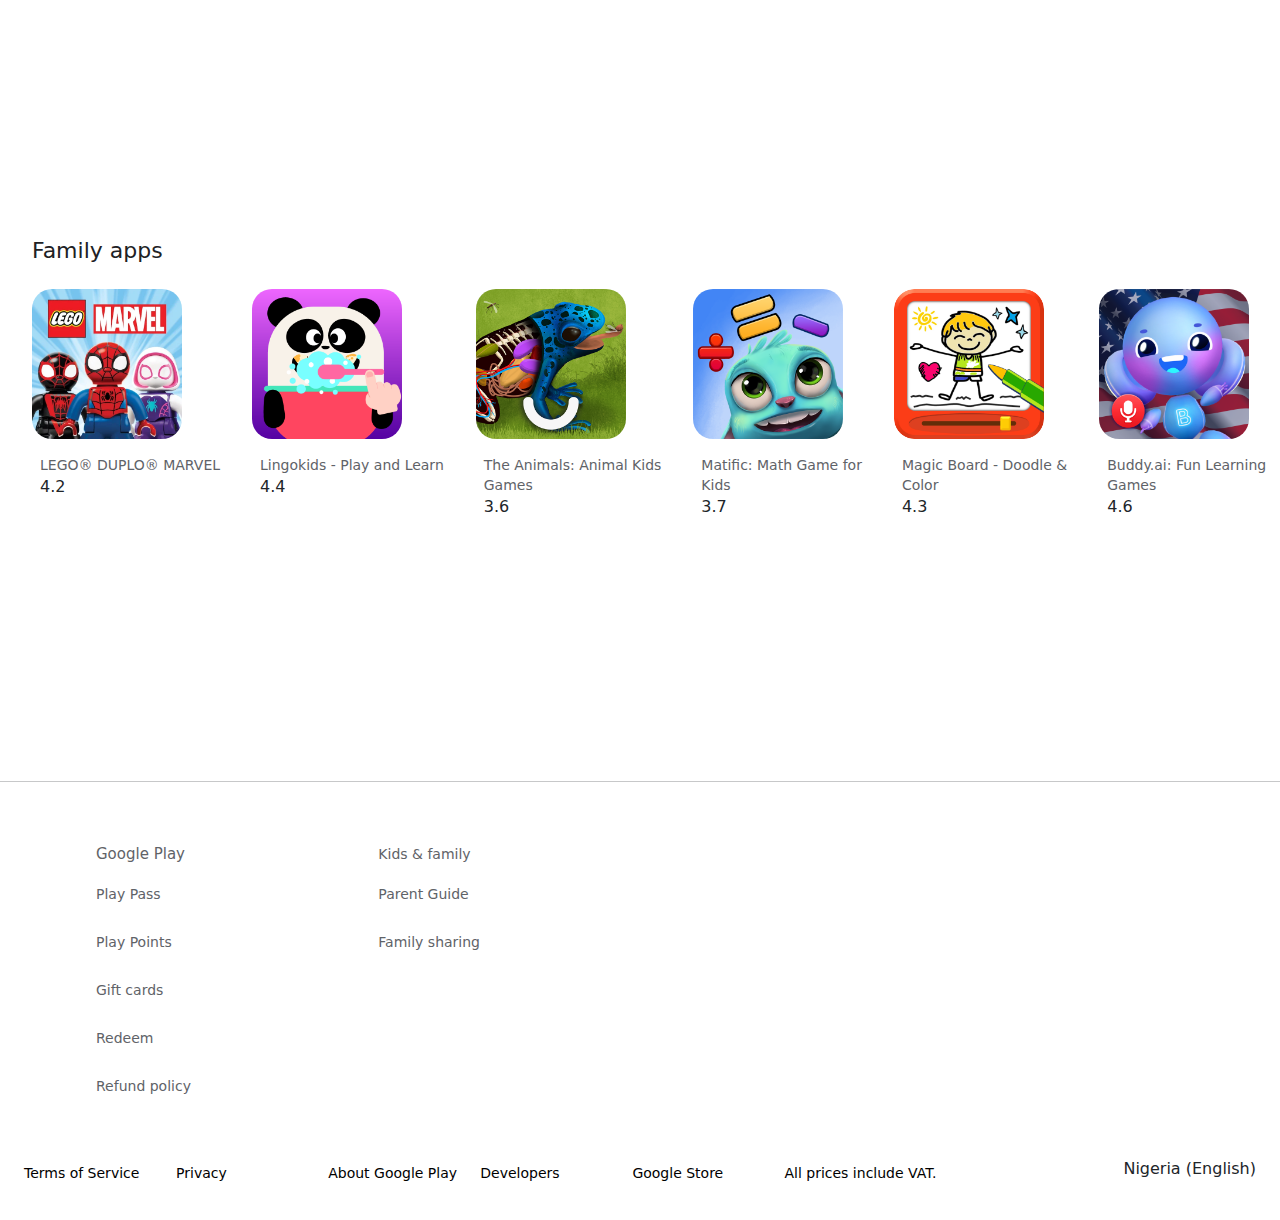
<file: html/variable.html>
<!DOCTYPE html>
<html lang="en">
<head>
    <meta charset="UTF-8">
    <meta name="viewport" content="width=device-width, initial-scale=1.0">
    <title>Android Apps on Google Play</title>

    <link rel="stylesheet" href="../variable.css">
    <link rel="shortcut icon" href="../project images/remove bg of favicon.png" type="image/x-icon">
    <link rel="stylesheet" href="https://cdnjs.cloudflare.com/ajax/libs/font-awesome/6.6.0/css/all.min.css" integrity="sha512-Kc323vGBEqzTmouAECnVceyQqyqdsSiqLQISBL29aUW4U/M7pSPA/gEUZQqv1cwx4OnYxTxve5UMg5GT6L4JJg==" crossorigin="anonymous" referrerpolicy="no-referrer" />
    <link href="https://cdn.jsdelivr.net/npm/bootstrap@5.3.3/dist/css/bootstrap.min.css" rel="stylesheet" integrity="sha384-QWTKZyjpPEjISv5WaRU9OFeRpok6YctnYmDr5pNlyT2bRjXh0JMhjY6hW+ALEwIH" crossorigin="anonymous">
</head>
<body>

    <header>
        <div class="home main">
            <div class="leftnav">
                <a href="../index.html">
                <img style="height: 38px; width: 38px;" src="../project images/playstore header.svg" alt=""></a>
                <h5>Google Play</h5>
     
    
    
                <div class="heat">
                   <a href="../index.html" class="absolute">Games</a>
                    <a href="./media queries.html" class="absolute">Apps</a>
                    <a href="./variable.html" class="absolute">Kids</a>
                </div>
            </div>
            <div class="rightnav">
                <div class="right">
                   <i class="fa-solid fa-magnifying-glass"></i>
                   <i class="fa-regular fa-circle-question"></i>
                   <i class="fa-regular fa-circle-user"></i>
                </div>
            </div>
       </div>
    </header>



    <section class="sectoin2">

        <div class="actual">
            <div class="act">
                <img src="../project images/kid image.png" alt="">
            </div>
        </div>

        <div class="tea">
            <h4>
                Teacher Approved apps & games
            </h4>
        </div>

        <div class="seat">
            <a href="./variable.html" class="okay">
               All ages up to 12
            </a>
            <a href="./html/media queries.html" class="okay">
                Ages up to 5
            </a>
            <a href="./html/variable.html" class="okay">
                Ages 6-8
            </a>
            <a href="" class="okay">
                Ages 9-12
            </a>
        </div>

        <div class="wetin">
            <div class="what">
                <div class="where">
                    <h1>
                        Winner of Play’s Best for <br>Families 2024 award
                    </h1>
                    <h5>Tab Time World</h5>
    
                    <div class="oh">
                        <div class="whom">
                            <img src="../project images/hi.webp" alt="">
    
                            <div class="dead">
                               <h6>Tab Time World</h6>
                               <p>Kids at Play</p>
                           </div>
                        </div>
    
                        <div>
                            <button  style="width: 100px; height: 30px; border-radius: 5px; color: #fff; background-color: #596ea8; border: none;">Install</button>
                            <p style="font-size: 11px; font-weight: 500; font-style: normal; line-height: 16px; color: #202124;">In-app purchases</p>
                        </div>
                    </div>
                </div>
            </div>
    
            <div class="food">
                <img src="../project images/tab.webp" alt="">
            </div>
        </div>



        <!-- start of New & updated -->
        <div class="get">
            <div class="better">
                <h3>New & updated</h3>
            </div>
        </div>
        <!-- end of New & updated -->

         <!-- Start of New & updated app  -->
        <div class="mat">
            <div class="sad">
               <!--  -->
                <div class="ass">
                    <img src="../project images/barbie.webp" alt="" style="width: 150px; height: 150px; border-radius: 20px;">
                    <div class="ad">
                        <p style="font-size: 14px;
                        line-height: 20px; font-weight: 400; color: #5F6368; margin-bottom: 0rem;">Barbie Color Creations</p>
                        <span>3.9 <i class="fa-solid fa-star"></i></span>
                    </div>
                </div>


                <div class="ass">
                    <img src="../project images/panda.webp" alt="" style="width: 150px; height: 150px; border-radius: 20px;">
                    <div class="ad">
                        <p style="font-size: 14px;
                        line-height: 20px; font-weight: 400; color: #5F6368; margin-bottom: 0rem;">Baby Panda's Kids Party</p>
                        <span>4.6 <i class="fa-solid fa-star"></i></span>
                    </div>
                </div>


                <div class="ass">
                    <img src="../project images/fruit coloring.webp" alt="" style="width: 150px; height: 150px; border-radius: 20px;">
                    <div class="ad">
                        <p style="font-size: 14px;
                        line-height: 20px; font-weight: 400; color: #5F6368; margin-bottom: 0rem;">Fruits Coloring - Food <br>Coloring</p>
                        <span>4.5 <i class="fa-solid fa-star"></i></span>
                    </div>
                </div>




                <div class="ass">
                    <img src="../project images/town dream.webp" alt="" style="width: 150px; height: 150px; border-radius: 20px;">
                    <div class="ad">
                        <p style="font-size: 14px;
                        line-height: 20px; font-weight: 400; color: #5F6368; margin-bottom: 0rem;">Baby's Panda Town: My Dream</p>
                        <span>3.8 <i class="fa-solid fa-star"></i></span>
                    </div>
                </div>



                <div class="ass">
                    <img src="../project images/car wash.webp" alt="" style="width: 150px; height: 150px; border-radius: 20px;">
                    <div class="ad">
                        <p style="font-size: 14px;
                        line-height: 20px; font-weight: 400; color: #5F6368; margin-bottom: 0rem;">Car Wash & Race Games <br>for Kids</p>
                        <span>4.6 <i class="fa-solid fa-star"></i></span>
                    </div>
                </div>


                <div class="ass">
                    <img src="../project images/my city.webp" alt="" style="width: 150px; height: 150px; border-radius: 20px;">
                    <div class="ad">
                        <p style="font-size: 14px;
                        line-height: 20px; font-weight: 400; color: #5F6368; margin-bottom: 0rem;">My City : My Friend's <br>House</p>
                        <span>4.2 <i class="fa-solid fa-star"></i></span>
                    </div>
                </div>



                <div class="ass">
                    <img src="../project images/monster truck.webp" alt="" style="width: 150px; height: 150px; border-radius: 20px;">
                    <div class="ad">
                        <p style="font-size: 14px;
                        line-height: 20px; font-weight: 400; color: #5F6368; margin-bottom: 0rem;">Monster Truck Kids Car <br>Games</p>
                        <span>4.5 <i class="fa-solid fa-star"></i></span>
                    </div>
                </div>

                <div class="ass">
                    <img src="../project images/abc tracing.webp" alt="" style="width: 150px; height: 150px; border-radius: 20px;">
                    <div class="ad">
                        <p style="font-size: 14px;
                        line-height: 20px; font-weight: 400; color: #5F6368; margin-bottom: 0rem;">ABC Training Preschool <br>Games 2+</p>
                        <span>4.4 <i class="fa-solid fa-star"></i></span>
                    </div>
                </div>



                <div class="ass">
                    <img src="../project images/baby shark.webp" alt="" style="width: 150px; height: 150px; border-radius: 20px;">
                    <div class="ad">
                        <p style="font-size: 14px;
                        line-height: 20px; font-weight: 400; color: #5F6368; margin-bottom: 0rem;">Baby Shark English: Kids <br>Games</p>
                        <span>4.6 <i class="fa-solid fa-star"></i></span>
                    </div>
                </div>


                <div class="ass">
                    <img src="../project images/my town.webp" alt="" style="width: 150px; height: 150px; border-radius: 20px;">
                    <div class="ad">
                        <p style="font-size: 14px;
                        line-height: 20px; font-weight: 400; color: #5F6368; margin-bottom: 0rem;">My Town Hospital - Doctor game</p>
                        <span>4.3 <i class="fa-solid fa-star"></i></span>
                    </div>
                </div>
             <!-- -->
            </div>
        </div>
        <!-- end of New & updated app -->


        <!-- start of Recommended for you -->
        <div class="get">
            <div class="better">
                <h3>Recommended for you</h3>
            </div>
        </div>
        <!-- end of Recommended for you -->

         <!-- Start of Recommended for you app  -->
        <div class="mat">
            <div class="sad">
               <!--  -->
                <div class="ass">
                    <img src="../project images/paw patrol.webp" alt="" style="width: 150px; height: 150px; border-radius: 20px;">
                    <div class="ad">
                        <p style="font-size: 14px;
                        line-height: 20px; font-weight: 400; color: #5F6368;">PAW Patrol Academy</p>
                        <span>4.5 <i class="fa-solid fa-star"></i></span>
                    </div>
                </div>


                <div class="ass">
                    <img src="../project images/paint.webp" alt="" style="width: 150px; height: 150px; border-radius: 20px;">
                    <div class="ad">
                        <p style="font-size: 14px;
                        line-height: 20px; font-weight: 400; color: #5F6368; margin-bottom: 0rem;">Paint & Learn Animals</p>
                        <span>4.0 <i class="fa-solid fa-star"></i></span>
                    </div>
                </div>


                <div class="ass">
                    <img src="../project images/pinkfong.webp" alt="" style="width: 150px; height: 150px; border-radius: 20px;">
                    <div class="ad">
                        <p style="font-size: 14px;
                        line-height: 20px; font-weight: 400; color: #5F6368; margin-bottom: 0rem;">Pinkfong Baby Shark: Kids <br>Games</p>
                        <span>4.3 <i class="fa-solid fa-star"></i></span>
                    </div>
                </div>




                <div class="ass">
                    <img src="../project images/marvel.webp" alt="" style="width: 150px; height: 150px; border-radius: 20px;">
                    <div class="ad">
                        <p style="font-size: 14px;
                        line-height: 20px; font-weight: 400; color: #5F6368; margin-bottom: 0rem;">Marvel HQ: Kids Super  <br>Hero Fun</p>
                        <span>3.8 <i class="fa-solid fa-star"></i></span>
                    </div>
                </div>



                <div class="ass">
                    <img src="../project images/lingo.webp" alt="" style="width: 150px; height: 150px; border-radius: 20px;">
                    <div class="ad">
                        <p style="font-size: 14px;
                        line-height: 20px; font-weight: 400; color: #5F6368; margin-bottom: 0rem;">Lingokids - Play and Learn</p>
                        <span>4.4 <i class="fa-solid fa-star"></i></span>
                    </div>
                </div>


                <div class="ass">
                    <img src="../project images/animal.webp" alt="" style="width: 150px; height: 150px; border-radius: 20px;">
                    <div class="ad">
                        <p style="font-size: 14px;
                        line-height: 20px; font-weight: 400; color: #5F6368; margin-bottom: 0rem;">The Animals: Animals Kids <br>Games</p>
                        <span>3.6 <i class="fa-solid fa-star"></i></span>
                    </div>
                </div>



                <div class="ass">
                    <img src="../project images/babytv.webp" alt="" style="width: 150px; height: 150px; border-radius: 20px;">
                    <div class="ad">
                        <p style="font-size: 14px;
                        line-height: 20px; font-weight: 400; color: #5F6368; margin-bottom: 0rem;">BabyTV - Kids Videos & <br>Songs</p>
                        <span>4.3 <i class="fa-solid fa-star"></i></span>
                    </div>
                </div>

                <div class="ass">
                    <img src="../project images/yoga.webp" alt="" style="width: 150px; height: 150px; border-radius: 20px;">
                    <div class="ad">
                        <p style="font-size: 14px;
                        line-height: 20px; font-weight: 400; color: #5F6368; margin-bottom: 0rem;">Yoge for Kids & Family <br>Fitness</p>
                        <span>4.3 <i class="fa-solid fa-star"></i></span>
                    </div>
                </div>



                <div class="ass">
                    <img src="../project images/barbie.webp" alt="" style="width: 150px; height: 150px; border-radius: 20px;">
                    <div class="ad">
                        <p style="font-size: 14px;
                        line-height: 20px; font-weight: 400; color: #5F6368; margin-bottom: 0rem;">Barbie Color Creations</p>
                        <span>3.9 <i class="fa-solid fa-star"></i></span>
                    </div>
                </div>


                <div class="ass">
                    <img src="../project images/babybus.webp" alt="" style="width: 150px; height: 150px; border-radius: 20px;">
                    <div class="ad">
                        <p style="font-size: 14px;
                        line-height: 20px; font-weight: 400; color: #5F6368; margin-bottom: 0rem;">BabyBus TV:Kids Videos <br>& Games</p>
                        <span>4.2 <i class="fa-solid fa-star"></i></span>
                    </div>
                </div>
             <!-- -->
            </div>
        </div>
        <!-- end of Recommended for you app -->



        <!-- start of Cartoony games for you -->
        <div class="get">
            <div class="better">
                <h3>Cartoony games</h3>
            </div>
        </div>
        <!-- end of Cartoony games for you -->

         <!-- Start of Cartoony games app  -->
        <div class="mat">
            <div class="sad">
               <!--  -->
                <div class="ass">
                    <img src="../project images/babybus.webp" alt="" style="width: 150px; height: 150px; border-radius: 20px;">
                    <div class="ad">
                        <p style="font-size: 14px;
                        line-height: 20px; font-weight: 400; color: #5F6368; margin-bottom: 0rem;">BabyBus TV:Kids Videos <br>& Games</p>
                        <span>4.2 <i class="fa-solid fa-star"></i></span>
                    </div>
                </div>


                <div class="ass">
                    <img src="../project images/monster maker.webp" alt="" style="width: 150px; height: 150px; border-radius: 20px;">
                    <div class="ad">
                        <p style="font-size: 14px;
                        line-height: 20px; font-weight: 400; color: #5F6368; margin-bottom: 0rem;">Monster Maker</p>
                        <span>4.0 <i class="fa-solid fa-star"></i></span>
                    </div>
                </div>


                <div class="ass">
                    <img src="../project images/king tongue.webp" alt="" style="width: 150px; height: 150px; border-radius: 20px;">
                    <div class="ad">
                        <p style="font-size: 14px;
                        line-height: 20px; font-weight: 400; color: #5F6368; margin-bottom: 0rem;">King Tongue</p>
                        <span>4.0 <i class="fa-solid fa-star"></i></span>
                    </div>
                </div>




                <div class="ass">
                    <img src="../project images/pepi.webp" alt="" style="width: 150px; height: 150px; border-radius: 20px;">
                    <div class="ad">
                        <p style="font-size: 14px;
                        line-height: 20px; font-weight: 400; color: #5F6368; margin-bottom: 0rem;">Pepi Run: Fun Car Racing</p>
                        <span>3.8 <i class="fa-solid fa-star"></i></span>
                    </div>
                </div>



                <div class="ass">
                    <img src="../project images/baby panda.webp" alt="" style="width: 150px; height: 150px; border-radius: 20px;">
                    <div class="ad">
                        <p style="font-size: 14px;
                        line-height: 20px; font-weight: 400; color: #5F6368; margin-bottom: 0rem;">Baby Panda's School Bus</p>
                        <span>3.9 <i class="fa-solid fa-star"></i></span>
                    </div>
                </div>


                <div class="ass">
                    <img src="../project images/tohmas.webp" alt="" style="width: 150px; height: 150px; border-radius: 20px;">
                    <div class="ad">
                        <p style="font-size: 14px;
                        line-height: 20px; font-weight: 400; color: #5F6368; margin-bottom: 0rem;">Baby Panda's School Bus</p>
                        <span>3.9 <i class="fa-solid fa-star"></i></span>
                    </div>
                </div>



                <div class="ass">
                    <img src="../project images/dental.webp" alt="" style="width: 150px; height: 150px; border-radius: 20px;">
                    <div class="ad">
                        <p style="font-size: 14px;
                        line-height: 20px; font-weight: 400; color: #5F6368; margin-bottom: 0rem;">Baby Panda: Dental Care</p>
                        <span>3.7 <i class="fa-solid fa-star"></i></span>
                    </div>
                </div>

                <div class="ass">
                    <img src="../project images/smolsies.webp" alt="" style="width: 150px; height: 150px; border-radius: 20px;">
                    <div class="ad">
                        <p style="font-size: 14px;
                        line-height: 20px; font-weight: 400; color: #5F6368; margin-bottom: 0rem;">Smolsies 2 - Cute Pet <br>Stories</p>
                        <span>4.2 <i class="fa-solid fa-star"></i></span>
                    </div>
                </div>



                <div class="ass">
                    <img src="../project images/pocoyo.webp" alt="" style="width: 150px; height: 150px; border-radius: 20px;">
                    <div class="ad">
                        <p style="font-size: 14px;
                        line-height: 20px; font-weight: 400; color: #5F6368; margin-bottom: 0rem;">Pocoyo and the Hidden <br>Objects.</p>
                        <span>3.9 <i class="fa-solid fa-star"></i></span>
                    </div>
                </div>


                <div class="ass">
                    <img src="../project images/tohmas magic.webp" alt="" style="width: 150px; height: 150px; border-radius: 20px;">
                    <div class="ad">
                        <p style="font-size: 14px;
                        line-height: 20px; font-weight: 400; color: #5F6368; margin-bottom: 0rem;">Thomas & Friends: Magic <br>Tracks</p>
                        <span>4.1 <i class="fa-solid fa-star"></i></span>
                    </div>
                </div>
             <!-- -->
            </div>
        </div>
        <!-- end of Cartoony games app -->



        <!-- start of Games you might like for you -->
        <div class="get">
            <div class="better">
                <h3>Games you might like</h3>
            </div>
        </div>
        <!-- end of Games you might like for you -->

         <!-- Start of Games you might like app  -->
        <div class="mat">
            <div class="sad">
               <!--  -->
                <div class="ass">
                    <img src="../project images/disney.webp" alt="" style="width: 150px; height: 150px; border-radius: 20px;">
                    <div class="ad">
                        <p style="font-size: 14px;
                        line-height: 20px; font-weight: 400; color: #5F6368; margin-bottom: 0rem;">Disney Frozen Royal <br>Castle</p>
                        <span>4.2 <i class="fa-solid fa-star"></i></span>
                    </div>
                </div>


                <div class="ass">
                    <img src="../project images/paw rescue.webp" alt="" style="width: 150px; height: 150px; border-radius: 20px;">
                    <div class="ad">
                        <p style="font-size: 14px;
                        line-height: 20px; font-weight: 400; color: #5F6368; margin-bottom: 0rem;">PAW Patrol Rescue World</p>
                        <span>4.2 <i class="fa-solid fa-star"></i></span>
                    </div>
                </div>


                <div class="ass">
                    <img src="../project images/avatae world.webp" alt="" style="width: 150px; height: 150px; border-radius: 20px;">
                    <div class="ad">
                        <p style="font-size: 14px;
                        line-height: 20px; font-weight: 400; color: #5F6368; margin-bottom: 0rem;">Avatar World ®</p>
                        <span>4.7 <i class="fa-solid fa-star"></i></span>
                    </div>
                </div>




                <div class="ass">
                    <img src="../project images/my playhome.webp" alt="" style="width: 150px; height: 150px; border-radius: 20px;">
                    <div class="ad">
                        <p style="font-size: 14px;
                        line-height: 20px; font-weight: 400; color: #5F6368; margin-bottom: 0rem;">My PlayHome Plus</p>
                        <span>3.7 <i class="fa-solid fa-star"></i></span>
                    </div>
                </div>



                <div class="ass">
                    <img src="../project images/bibi home games.webp" alt="" style="width: 150px; height: 150px; border-radius: 20px;">
                    <div class="ad">
                        <p style="font-size: 14px;
                        line-height: 20px; font-weight: 400; color: #5F6368; margin-bottom: 0rem;">Bibi Home Games for <br>Babies</p>
                        <span>3.9 <i class="fa-solid fa-star"></i></span>
                    </div>
                </div>


                <div class="ass">
                    <img src="../project images/baby panda.webp" alt="" style="width: 150px; height: 150px; border-radius: 20px;">
                    <div class="ad">
                        <p style="font-size: 14px;
                        line-height: 20px; font-weight: 400; color: #5F6368; margin-bottom: 0rem;">Baby Panda's School Bus</p>
                        <span>3.9 <i class="fa-solid fa-star"></i></span>
                    </div>
                </div>



                <div class="ass">
                    <img src="../project images/dental.webp" alt="" style="width: 150px; height: 150px; border-radius: 20px;">
                    <div class="ad">
                        <p style="font-size: 14px;
                        line-height: 20px; font-weight: 400; color: #5F6368; margin-bottom: 0rem;">Moy 7 - Virtual Pet Game</p>
                        <span>4.4 <i class="fa-solid fa-star"></i></span>
                    </div>
                </div>

                <div class="ass">
                    <img src="../project images/squishy.webp" alt="" style="width: 150px; height: 150px; border-radius: 20px;">
                    <div class="ad">
                        <p style="font-size: 14px;
                        line-height: 20px; font-weight: 400; color: #5F6368; margin-bottom: 0rem;">Squishy Slime Maker For <br>Kids</p>
                        <span>4.2 <i class="fa-solid fa-star"></i></span>
                    </div>
                </div>



                <div class="ass">
                    <img src="../project images/thomas minus.webp" alt="" style="width: 150px; height: 150px; border-radius: 20px;">
                    <div class="ad">
                        <p style="font-size: 14px;
                        line-height: 20px; font-weight: 400; color: #5F6368; margin-bottom: 0rem;">Thomas & Friends Minis</p>
                        <span>4.5 <i class="fa-solid fa-star"></i></span>
                    </div>
                </div>


                <div class="ass">
                    <img src="../project images/hot wheel.webp" alt="" style="width: 150px; height: 150px; border-radius: 20px;">
                    <div class="ad">
                        <p style="font-size: 14px;
                        line-height: 20px; font-weight: 400; color: #5F6368; margin-bottom: 0rem;">Hot Wheels Unlimited</p>
                        <span>4.3 <i class="fa-solid fa-star"></i></span>
                    </div>
                </div>
             <!-- -->
            </div>
        </div>
        <!-- end of Games you might like app -->



        <!-- start of Entertainment for you -->
        <div class="get">
            <div class="better">
                <h3>Entertainment</h3>
            </div>
        </div>
        <!-- end of Entertainment like for you -->

         <!-- Start of Entertainment like app  -->
        <div class="mat">
            <div class="sad">
               <!--  -->
                <div class="ass">
                    <img src="../project images/little panda.webp" alt="" style="width: 150px; height: 150px; border-radius: 20px;">
                    <div class="ad">
                        <p style="font-size: 14px;
                        line-height: 20px; font-weight: 400; color: #5F6368; margin-bottom: 0rem;">Little Panda's Ice Cream <br>Games</p>
                        <span>4.1 <i class="fa-solid fa-star"></i></span>
                    </div>
                </div>


                <div class="ass">
                    <img src="../project images/miga.webp" alt="" style="width: 150px; height: 150px; border-radius: 20px;">
                    <div class="ad">
                        <p style="font-size: 14px;
                        line-height: 20px; font-weight: 400; color: #5F6368; margin-bottom: 0rem;">Miga Town: My Vacation</p>
                        <span>2.9 <i class="fa-solid fa-star"></i></span>
                    </div>
                </div>


                <div class="ass">
                    <img src="../project images/miga2.webp" alt="" style="width: 150px; height: 150px; border-radius: 20px;">
                    <div class="ad">
                        <p style="font-size: 14px;
                        line-height: 20px; font-weight: 400; color: #5F6368; margin-bottom: 0rem;">Miga Town: My Store</p>
                        <span>3.4 <i class="fa-solid fa-star"></i></span>
                    </div>
                </div>




                <div class="ass">
                    <img src="../project images/matific.webp" alt="" style="width: 150px; height: 150px; border-radius: 20px;">
                    <div class="ad">
                        <p style="font-size: 14px;
                        line-height: 20px; font-weight: 400; color: #5F6368; margin-bottom: 0rem;">Matific: Math Game for <br>Kids</p>
                        <span>3.7 <i class="fa-solid fa-star"></i></span>
                    </div>
                </div>



                <div class="ass">
                    <img src="../project images/barbie dream.webp" alt="" style="width: 150px; height: 150px; border-radius: 20px;">
                    <div class="ad">
                        <p style="font-size: 14px;
                        line-height: 20px; font-weight: 400; color: #5F6368; margin-bottom: 0rem;">Barbie Dreamhouse <br>Adventure</p>
                        <span>4.0 <i class="fa-solid fa-star"></i></span>
                    </div>
                </div>


                <div class="ass">
                    <img src="../project images/lego.webp" alt="" style="width: 150px; height: 150px; border-radius: 20px;">
                    <div class="ad">
                        <p style="font-size: 14px;
                        line-height: 20px; font-weight: 400; color: #5F6368; margin-bottom: 0rem;">LEGO® Friends: Heartlake <br>Rush</p>
                        <span>4.4 <i class="fa-solid fa-star"></i></span>
                    </div>
                </div>



                <div class="ass">
                    <img src="../project images/king tongue.webp" alt="" style="width: 150px; height: 150px; border-radius: 20px;">
                    <div class="ad">
                        <p style="font-size: 14px;
                        line-height: 20px; font-weight: 400; color: #5F6368; margin-bottom: 0rem;">King Tongue</p>
                        <span>4.8 <i class="fa-solid fa-star"></i></span>
                    </div>
                </div>

                <div class="ass">
                    <img src="../project images/avatae world.webp" alt="" style="width: 150px; height: 150px; border-radius: 20px;">
                    <div class="ad">
                        <p style="font-size: 14px;
                        line-height: 20px; font-weight: 400; color: #5F6368; margin-bottom: 0rem;">Avatar World ®</p>
                        <span>4.8 <i class="fa-solid fa-star"></i></span>
                    </div>
                </div>



                <div class="ass">
                    <img src="../project images/pepi hospital.webp" alt="" style="width: 150px; height: 150px; border-radius: 20px;">
                    <div class="ad">
                        <p style="font-size: 14px;
                        line-height: 20px; font-weight: 400; color: #5F6368; margin-bottom: 0rem;">Pepi Hospital: Learn & <br>Care</p>
                        <span>4.3 <i class="fa-solid fa-star"></i></span>
                    </div>
                </div>


                <div class="ass">
                    <img src="../project images/jerrymaya.webp" alt="" style="width: 150px; height: 150px; border-radius: 20px;">
                    <div class="ad">
                        <p style="font-size: 14px;
                        line-height: 20px; font-weight: 400; color: #5F6368; margin-bottom: 0rem;">The JerryMaya Detective <br>Agency</p>
                        <span>4.3 <i class="fa-solid fa-star"></i></span>
                    </div>
                </div>
             <!-- -->
            </div>
        </div>
        <!-- end of Entertainment app -->


        <!-- start of Family apps for you -->
        <div class="get">
            <div class="better">
                <h3>Family apps</h3>
            </div>
        </div>
        <!-- end of Family apps for you -->

         <!-- Start of Family apps   -->
        <div class="mat">
            <div class="sad">
               <!--  -->
                <div class="ass">
                    <img src="../project images/lego dulo.webp" alt="" style="width: 150px; height: 150px; border-radius: 20px;">
                    <div class="ad">
                        <p style="font-size: 14px;
                        line-height: 20px; font-weight: 400; color: #5F6368; margin-bottom: 0rem;">LEGO® DUPLO® MARVEL</p>
                        <span>4.2 <i class="fa-solid fa-star"></i></span>
                    </div>
                </div>


                <div class="ass">
                    <img src="../project images/lingo.webp" alt="" style="width: 150px; height: 150px; border-radius: 20px;">
                    <div class="ad">
                        <p style="font-size: 14px;
                        line-height: 20px; font-weight: 400; color: #5F6368; margin-bottom: 0rem;">Lingokids - Play and Learn</p>
                        <span>4.4 <i class="fa-solid fa-star"></i></span>
                    </div>
                </div>


                <div class="ass">
                    <img src="../project images/animal.webp" alt="" style="width: 150px; height: 150px; border-radius: 20px;">
                    <div class="ad">
                        <p style="font-size: 14px;
                        line-height: 20px; font-weight: 400; color: #5F6368; margin-bottom: 0rem;">The Animals: Animal Kids <br>Games</p>
                        <span>3.6 <i class="fa-solid fa-star"></i></span>
                    </div>
                </div>




                <div class="ass">
                    <img src="../project images/matific.webp" alt="" style="width: 150px; height: 150px; border-radius: 20px;">
                    <div class="ad">
                        <p style="font-size: 14px;
                        line-height: 20px; font-weight: 400; color: #5F6368; margin-bottom: 0rem;">Matific: Math Game for <br>Kids</p>
                        <span>3.7 <i class="fa-solid fa-star"></i></span>
                    </div>
                </div>



                <div class="ass">
                    <img src="../project images/magicboare.webp" alt="" style="width: 150px; height: 150px; border-radius: 20px;">
                    <div class="ad">
                        <p style="font-size: 14px;
                        line-height: 20px; font-weight: 400; color: #5F6368; margin-bottom: 0rem;">Magic Board - Doodle & <br>Color</p>
                        <span>4.3 <i class="fa-solid fa-star"></i></span>
                    </div>
                </div>


                <div class="ass">
                    <img src="../project images/bubbyai.webp" alt="" style="width: 150px; height: 150px; border-radius: 20px;">
                    <div class="ad">
                        <p style="font-size: 14px;
                        line-height: 20px; font-weight: 400; color: #5F6368; margin-bottom: 0rem;">Buddy.ai: Fun Learning <br>Games</p>
                        <span>4.6 <i class="fa-solid fa-star"></i></span>
                    </div>
                </div>



                <div class="ass">
                    <img src="../project images/paint.webp" alt="" style="width: 150px; height: 150px; border-radius: 20px;">
                    <div class="ad">
                        <p style="font-size: 14px;
                        line-height: 20px; font-weight: 400; color: #5F6368; margin-bottom: 0rem;">Paint and Learn Animals</p>
                        <span>3.9 <i class="fa-solid fa-star"></i></span>
                    </div>
                </div>

                <div class="ass">
                    <img src="../project images/abc alpha.webp" alt="" style="width: 150px; height: 150px; border-radius: 20px;">
                    <div class="ad">
                        <p style="font-size: 14px;
                        line-height: 20px; font-weight: 400; color: #5F6368; margin-bottom: 0rem;">ABC Alphabet Learning <br>for Kids</p>
                        <span>4.2 <i class="fa-solid fa-star"></i></span>
                    </div>
                </div>



                <div class="ass">
                    <img src="../project images/paw patrol.webp" alt="" style="width: 150px; height: 150px; border-radius: 20px;">
                    <div class="ad">
                        <p style="font-size: 14px;
                        line-height: 20px; font-weight: 400; color: #5F6368; margin-bottom: 0rem;">PAW Patrol Academy</p>
                        <span>4.4 <i class="fa-solid fa-star"></i></span>
                    </div>
                </div>


                <div class="ass">
                    <img src="../project images/flashcards.webp" alt="" style="width: 150px; height: 150px; border-radius: 20px;">
                    <div class="ad">
                        <p style="font-size: 14px;
                        line-height: 20px; font-weight: 400; color: #5F6368; margin-bottom: 0rem;">ABC Flash Cards - Sight Words</p>
                        <span>4.5 <i class="fa-solid fa-star"></i></span>
                    </div>
                </div>
             <!-- -->
            </div>
        </div>
        <!-- end of Family apps app -->
    </section>

    
    <div class="together">
        <div class="beat">
            <div class="gather">
                <a href="../index.html"><svg xmlns="http://www.w3.org/2000/svg" width="25" height="30" fill="currentColor" class="bi bi-controller" viewBox="0 0 16 16">
                    <path d="M11.5 6.027a.5.5 0 1 1-1 0 .5.5 0 0 1 1 0m-1.5 1.5a.5.5 0 1 0 0-1 .5.5 0 0 0 0 1m2.5-.5a.5.5 0 1 1-1 0 .5.5 0 0 1 1 0m-1.5 1.5a.5.5 0 1 0 0-1 .5.5 0 0 0 0 1m-6.5-3h1v1h1v1h-1v1h-1v-1h-1v-1h1z"/>
                    <path d="M3.051 3.26a.5.5 0 0 1 .354-.613l1.932-.518a.5.5 0 0 1 .62.39c.655-.079 1.35-.117 2.043-.117.72 0 1.443.041 2.12.126a.5.5 0 0 1 .622-.399l1.932.518a.5.5 0 0 1 .306.729q.211.136.373.297c.408.408.78 1.05 1.095 1.772.32.733.599 1.591.805 2.466s.34 1.78.364 2.606c.024.816-.059 1.602-.328 2.21a1.42 1.42 0 0 1-1.445.83c-.636-.067-1.115-.394-1.513-.773-.245-.232-.496-.526-.739-.808-.126-.148-.25-.292-.368-.423-.728-.804-1.597-1.527-3.224-1.527s-2.496.723-3.224 1.527c-.119.131-.242.275-.368.423-.243.282-.494.575-.739.808-.398.38-.877.706-1.513.773a1.42 1.42 0 0 1-1.445-.83c-.27-.608-.352-1.395-.329-2.21.024-.826.16-1.73.365-2.606.206-.875.486-1.733.805-2.466.315-.722.687-1.364 1.094-1.772a2.3 2.3 0 0 1 .433-.335l-.028-.079zm2.036.412c-.877.185-1.469.443-1.733.708-.276.276-.587.783-.885 1.465a14 14 0 0 0-.748 2.295 12.4 12.4 0 0 0-.339 2.406c-.022.755.062 1.368.243 1.776a.42.42 0 0 0 .426.24c.327-.034.61-.199.929-.502.212-.202.4-.423.615-.674.133-.156.276-.323.44-.504C4.861 9.969 5.978 9.027 8 9.027s3.139.942 3.965 1.855c.164.181.307.348.44.504.214.251.403.472.615.674.318.303.601.468.929.503a.42.42 0 0 0 .426-.241c.18-.408.265-1.02.243-1.776a12.4 12.4 0 0 0-.339-2.406 14 14 0 0 0-.748-2.295c-.298-.682-.61-1.19-.885-1.465-.264-.265-.856-.523-1.733-.708-.85-.179-1.877-.27-2.913-.27s-2.063.091-2.913.27"/>
                    </svg></i></a>
                <p style="font-style: normal; font-size: 14px; font-weight: 400; line-height: normal; color: #000000;">Games</p>
            </div>
        
        
        
            
            <div class="gather">
                <a href="./media queries.html"><svg xmlns="http://www.w3.org/2000/svg" width="25" height="30" fill="currentColor" class="bi bi-x-diamond-fill" viewBox="0 0 16 16">
                    <path d="M9.05.435c-.58-.58-1.52-.58-2.1 0L4.047 3.339 8 7.293l3.954-3.954L9.049.435zm3.61 3.611L8.708 8l3.954 3.954 2.904-2.905c.58-.58.58-1.519 0-2.098l-2.904-2.905zm-.706 8.614L8 8.708l-3.954 3.954 2.905 2.904c.58.58 1.519.58 2.098 0l2.905-2.904zm-8.614-.706L7.292 8 3.339 4.046.435 6.951c-.58.58-.58 1.519 0 2.098z"/></svg></a>
                <p style="font-style: normal; font-size: 14px; font-weight: 400; line-height: normal; color: #000000;">Apps</p>
            </div>
        
        
        
            <div class="gather">
                <a href="./variable.html"><svg xmlns="http://www.w3.org/2000/svg" width="25" height="30" fill="currentColor" class="bi bi-star" viewBox="0 0 16 16">
                    <path d="M2.866 14.85c-.078.444.36.791.746.593l4.39-2.256 4.389 2.256c.386.198.824-.149.746-.592l-.83-4.73 3.522-3.356c.33-.314.16-.888-.282-.95l-4.898-.696L8.465.792a.513.513 0 0 0-.927 0L5.354 5.12l-4.898.696c-.441.062-.612.636-.283.95l3.523 3.356-.83 4.73zm4.905-2.767-3.686 1.894.694-3.957a.56.56 0 0 0-.163-.505L1.71 6.745l4.052-.576a.53.53 0 0 0 .393-.288L8 2.223l1.847 3.658a.53.53 0 0 0 .393.288l4.052.575-2.906 2.77a.56.56 0 0 0-.163.506l.694 3.957-3.686-1.894a.5.5 0 0 0-.461 0z"/>
                  </svg></a>
                <p style="font-style: normal; font-size: 14px; font-weight: 400; line-height: normal; color: #000000;">Kids</p>
            </div>
        </div>
       </div>



       <hr>


       <footer class="last">
          <div class="not">
           <div class="least">
               <div class="but">
                   <h5 style="font-size: 15px; line-height: 32px; font-weight: 500; color: #5F6368; font-style: normal;">Google Play</h5>
                   <p  style="font-size: 14px; line-height: 32px; font-weight: 400; color: #5F6368; font-style: normal;">Play Pass</p>
                   <p  style="font-size: 14px; line-height: 32px; font-weight: 400; color: #5F6368; font-style: normal;">Play Points</p>
                   <p  style="font-size: 14px; line-height: 32px; font-weight: 400; color: #5F6368; font-style: normal;">Gift cards</p>
                   <p  style="font-size: 14px; line-height: 32px; font-weight: 400; color: #5F6368; font-style: normal;">Redeem</p>
                   <p  style="font-size: 14px; line-height: 32px; font-weight: 400; color: #5F6368; font-style: normal;">Refund policy</p>
               </div>
   
   
               <div class="meat">
                   <h5 style="font-size: 14px; line-height: 32px; font-weight: 500; color: #5F6368; font-style: normal;">Kids & family</h5>
                   <p style="font-size: 14px; line-height: 32px; font-weight: 400; color: #5F6368; font-style: normal;">Parent Guide</p>
                   <p  style="font-size: 14px; line-height: 32px; font-weight: 400; color: #5F6368; font-style: normal;">Family sharing</p>
               </div>
           </div>
          </div>
   
   
          <div class="could">
           <div class="do">
               <div class="it">
                   <p style="font-size: 14px; line-height: 14px; font-weight: 400; font-style: normal; color: #000000;">Terms of Service</p>
                   <p style="font-size: 14px; line-height: 14px; font-weight: 400; font-style: normal; color: #000000; margin-right: 0 ;">Privacy</p>
                   <p style="font-size: 14px; line-height: 14px; font-weight: 400; font-style: normal; color: #000000;">About Google Play</p>
                   <p style="font-size: 14px; line-height: 14px; font-weight: 400; font-style: normal; color: #000000;">Developers</p>
                   <p style="font-size: 14px; line-height: 14px; font-weight: 400; font-style: normal; color: #000000;">Google Store</p>
                   <p style="font-size: 14px; line-height: 14px; font-weight: 400; font-style: normal; color: #000000;">All prices include VAT.</p>
               </div>
   
               <div class="you">
                   <p>Nigeria (English)</p>
               </div>
           </div>
          </div>
       </footer>


    
</body>
</html>
</file>
<file: media queries style.css>
*{
    margin: 0;
    padding: 0;
    box-sizing: border-box;
}

:root{
    --font-style: normal;
    --font-weight: 500;
    --font-size: 14px;
    --line-height: 20px;
    --font-family: "Google Sans", Roboto, Arial, sans-serif;
    --back-groud: #FFFFFF;
    --color1: #343538;
}

body{
    background-color: var(--back-groud);
    font-family: var(--font-family);
}


.fa-magnifying-glass{
    width: 30px;
    font-size: 20px;
    /* height: 20px; */
}

.fa-circle-question{
    width: 30px;
    font-size: 20px;
}

.fa-circle-user{
    width: 30px;
    font-size: 30px;
}



@media (max-width: 500px)                {
    .fa-magnifying-glass{
        width: 20px;
        font-size: 15px;
        /* height: 20px; */
    }


    .fa-circle-question{
        width: 20px;
        font-size: 15px;
    }


    .fa-circle-user{
        width: 20px;
        font-size: 30px;
    }

    .leftnav h5{
        font-size: 15px;
        margin-right: 20px;
    }  
    
}



header{
    position: fixed;
    top: 0;
    width: 100%;
    height: 10%;
    z-index: 10;
    background-color: white;
}

.main{
    display: flex; 
    padding: 0px 30px;  
    justify-content: space-between; 
    align-items: center;  
    margin: 1rem 0rem 2rem 0rem;
}

.main .leftnav{
    display: flex; 
    align-items: center; 
    gap: 1rem ;
}

.leftnav .heat{
    display: flex; 
    justify-content: center; 
    gap: 1rem
}

.heat .absolute{
    text-decoration: none; 
    color: #000000 
}

.heat .absolute:hover{
    border-bottom: 3px solid green;
}



.actual{
    display: flex;
    /* justify-content: space-around; */
    align-items: center;
    gap: 1rem;
    overflow-x: scroll;
    padding: 0 30px;
    margin-bottom: 4rem;
    /* flex-wrap: wrap; */
    /* margin: 2rem 2rem 2rem .5rem; */
}

.actual::-webkit-scrollbar{
    display: none;
}



.actual .okay{
    text-decoration: none;
    text-align: center;
    gap: 1rem;
    margin-top: 7rem;
    display: block;
    border: .5px solid rgb(77, 76, 76);
    background-color: var(--back-groud);
    color: var(--color1);
    padding-top: 0.25rem;
    padding: .25rem 2rem;
    gap: 2rem;
    border-radius: 20px;
}

@media (max-width: 500px)                                     {
    .actual .okay{
        text-decoration: none;
        text-align: center;
        gap: 1rem;
        display: flex;
        align-items: center;
        /* display: block; */
        border: .5px solid rgb(77, 76, 76);
        background-color: var(--back-groud);
        color: var(--color1);
        padding-top: 0.25rem;
        padding: .25rem 1rem;
        gap: .5rem;
        border-radius: 20px;
    }
}


@media (min-width: 600px)                                     {
    .actual .okay{
        text-decoration: none;
        text-align: center;
        gap: 1rem;
        display: flex;
        align-items: center;
        /* display: block; */
        border: .5px solid rgb(77, 76, 76);
        background-color: var(--back-groud);
        color: var(--color1);
        padding-top: 0.25rem;
        padding: .25rem 1rem;
        gap: .5rem;
        border-radius: 20px;
    }
}



.actual .okay:hover{
    color: green;
    background-color: rgb(221, 237, 197);
    border: none;
}

.general{
    display: flex;
    justify-content: space-around;
    align-items: center;
}

.image-container{
    position: relative;
    display: inline-block;
    vertical-align: top;
    /* width: 90%; */
    /* display: flex;
    justify-content: space-around;
    align-items: center; */
    /* grid-template-columns: 1fr 1fr 1fr;
    grid-template-rows: 1fr; */
}

.image-container img{
    width: 450px;
    height: 300px;
    display: block;
    margin: 2rem;
    /* object-fit: contain; */
    border-radius: 10px;
}

.image-container .overlay-text{
    position: absolute;
    top: 40%;
    text-wrap: nowrap;
    left: 40%;
    bottom: 0;
    transform: translate(-50%, 50%);
    color: #fff;
    padding: 0px 1px;
    /* font-size: 20px; */
    /* text-align: center; */
    
}

.image-container .over{
    position: absolute;
    top: 5%;
    text-wrap: nowrap;
    left: 40%;
    bottom: 0;
    transform: translate(-50%, 50%);
    color: #fff;
    padding: 0px 1px;
    margin: auto;
    /* margin: 0rem 1rem 0rem 4rem; */
    /* font-size: 20px; */
    /* text-align: center; */
    
}

.general{
    display: grid;
    grid-template-columns: 1fr 1fr 1fr;
    grid-template-rows: 1fr;
    overflow-x: scroll;
}

.general::-webkit-scrollbar{
    display: none;
}

.over .vet{
    margin: 1rem 0rem 0rem 2rem;
}

.sharp{
    /* position: absolute; */
    /* top: 5%; */
    text-wrap: nowrap;
    gap: 3rem;
    /* left: 38%; */
    /* bottom: 0;
    transform: translate(-50%, 50%); */
    /* color: #fff;
    padding: 0px 1px; */
    display: flex;
    justify-content: space-between;
    align-items: center;
    /* gap: 2rem; */
    /* font-size: 20px; */
    /* text-align: center; */
    
}

.sharp .snapchap{
    /* position: absolute; */
    /* top: 5%; */
    text-wrap: nowrap;
    /* left: 38%; */
    /* bottom: 0;
    transform: translate(-50%, 50%); */
    /* color: #fff;
    padding: 0px 1px; */
    display: flex;
    /* padding: none; */
    /* margin: auto; */
    /* margin: 0rem 1rem 0rem 0rem; */
    /* font-size: 20px; */
    /* text-align: center; */
    
}

/* .sharp .yep{
    margin: 0rem 1rem 0rem 1rem; */
/* } */

.save{
    /* position: absolute; */
    /* top: 5%; */
    text-wrap: nowrap;
    /* left: 38%; */
    /* bottom: 0;
    transform: translate(-50%, 50%); */
    /* color: #fff;
    padding: 0px 1px; */
    display: flex;
    justify-content: space-between;
    align-items: center;
    gap: 1rem;
    /* font-size: 20px; */
    /* text-align: center; */
    
}


.save .discord{
    /* position: absolute; */
    /* top: 5%; */
    text-wrap: nowrap;
    /* left: 38%; */
    /* bottom: 0;
    transform: translate(-50%, 50%); */
    /* color: #fff;
    padding: 0px 1px; */
    display: flex;
    /* margin: 0rem 3rem 0rem 0rem; */
    /* font-size: 20px; */
    /* text-align: center; */
    
}


.image-container .oval{
    position: absolute;
    top: 0.1%;
    text-wrap: nowrap;
    left: 40%;
    bottom: 0;
    transform: translate(-50%, 50%);
    color: #fff;
    padding: 0px 1px;
    margin-left: 3rem;
    /* font-size: 20px; */
    /* text-align: center; */
    
}



.better{
    margin: 0rem 5rem 0rem 2rem;
}

.better h3{
    font-size: 22px;
    line-height: 28px;
    font-weight: 500;
    font-style: normal;
    color:#202124;
    /* margin-bottom: 2rem; */
}


.happy{
    display: flex;
    /* justify-content: space-around; */
    align-items: center;
    gap: 1rem;
    overflow-x: scroll;
    padding: 0 30px;
    /* flex-wrap: wrap; */
    /* margin: 2rem 2rem 2rem .5rem; */
}

.happy::-webkit-scrollbar{
    display: none;
}

/* 
@media (max-width: 700px)                   {
    .actual{
        display: flex;
        justify-content: space-around;
        align-items: center;
        gap: 3rem;
        overflow-x: scroll;
        margin: 2rem 0rem 2rem 0rem;
        flex-wrap: nowrap;
        text-wrap: nowrap;
    }


    .actual .okay{
        text-decoration: none;
        text-align: center;
        gap: 2rem;
        height: 35px;
        display: block;
        border: .5px solid rgb(77, 76, 76);
        background-color: var(--back-groud);
        color: var(--color1);
        width: 150px;
        padding-top: 0.25rem;
        
        border-radius: 20px;
    }
    
} */

.happy .family{
    text-decoration: none;
    text-align: center;
    /* gap: 1rem; */
    display: block;
    border: .5px solid rgb(77, 76, 76);
    background-color: var(--back-groud);
    color: var(--color1);
    /* padding-top: 0.25rem; */
    padding: .25rem 2rem;
    gap: 2rem;
    border-radius: 20px;
}

@media (max-width: 600px)                                     {
    .happy .family{
        text-decoration: none;
        text-align: center;
        gap: 1rem;
        display: flex;
        align-items: center;
        /* display: block; */
        border: .5px solid rgb(77, 76, 76);
        background-color: var(--back-groud);
        color: var(--color1);
        padding-top: 0.25rem;
        padding: .25rem 1rem;
        gap: .5rem;
        border-radius: 20px;
    }
}


@media (min-width: 800px)                                     {
    .happy .family{
        text-decoration: none;
        text-align: center;
        gap: 1rem;
        display: flex;
        align-items: center;
        /* display: block; */
        border: .5px solid rgb(77, 76, 76);
        background-color: var(--back-groud);
        color: var(--color1);
        padding-top: 0.25rem;
        padding: .25rem 1rem;
        gap: .5rem;
        border-radius: 20px;
    }
}



.happy .family:hover{
    color: green;
    background-color: rgb(221, 237, 197);
    border: none;
}


.mobile .video{
    display: grid;
    grid-template-columns: 1fr 1fr 1fr 1fr 1fr 1fr;
    grid-template-rows: 1fr 1fr;
    text-wrap: nowrap;
    margin-bottom: 2rem;
    overflow-x: scroll;
}

.mobile .video::-webkit-scrollbar {
    display: none;
}


.mobile .minor{
    display: flex; 
    margin: 2rem 0rem 0rem 2rem;
}

.sad .ass{
    margin: 1rem 0rem 0rem 2rem;
}

.ass .ad{
    /* display: flex;  */
    margin: 1rem 0rem 0rem 0.5rem;
}


.mat .sad{
    display: grid;
    grid-template-columns: 1fr 1fr 1fr 1fr 1fr 1fr 1fr 1fr 1fr 1fr;
    grid-template-rows: 1fr 1fr;
    text-wrap: nowrap;
    overflow-x: scroll;
}

.mat .sad::-webkit-scrollbar {
    display: none;
}



.together .beat{
    display: flex;
    justify-content: space-around;
    align-items: center;
    background-color: white !important;
}

@media (max-width: 600px)                                     {
    .together .beat{
        display: flex;
        width: 100%;
        z-index: 99;
        /* justify-content: space-around;
        align-items: center; */
        bottom: 0;
        position: fixed;
        background-color: #FFFFFF;
    }

    .beat .gather:hover{
        color: green;
    }
    
}

@media (min-width: 800px)                                     {
    .together .beat{
        display: none;
        /* justify-content: space-around;
        align-items: center;
        bottom: 0;
        position: fixed; */
    }
    
}


@media (max-width: 600px)                                     {
    .heat .absolute{
        display: none;
    }
}


.not .least{
    display: flex;
    justify-content: space-between;
    flex-wrap: wrap;
}

.least .but{
    margin: 2.5rem 5rem 1rem 6rem;
    text-wrap: nowrap;
}

.least .meat{
    margin: 2.5rem 50rem 1rem 4rem;
    text-wrap: nowrap;
}

.could .do{
    display: flex;
    justify-content: space-between;
    align-items: center;
    flex-wrap: wrap;
}

.do .it{
    display: grid;
    grid-template-columns: 1fr 1fr 1fr 1fr 1fr 1fr;
    grid-template-rows: 1fr;
    margin: 2rem 0rem 1.5rem 1.5rem;
}

.do .you{
    margin: 0rem 1.5rem 0rem 0rem;
}

.fa-star{
    width: 1px;
    height: 1px;
}



@media (max-width: 500px)                {
    .could .do{
        display: flex;
        justify-content: space-between;
        align-items: center;
        /* flex-wrap: wrap; */
        gap: 2rem;
        /* margin: 2rem; */
        margin-bottom: 5rem;
    }


    .do .it{
        display: grid;
        grid-template-columns: 1fr 1fr 1fr;
        flex-wrap: wrap;
        grid-template-rows: 1fr 1fr;
        gap: 1rem;
        font-size: 5px;
    }
    
}
</file>
<file: variable.css>
*{
    margin: 0;
    padding: 0;
    box-sizing: border-box;
}

:root{
    --font-style: normal;
    --font-weight: 500;
    --font-size: 14px;
    --line-height: 20px;
    --font-family: "Google Sans", Roboto, Arial, sans-serif;
    --back-groud: #FFFFFF;
    --color1: #343538;
}

body{
    background-color: var(--back-groud);
    font-family: var(--font-family);
}



@media (max-width: 500px)                {
    .fa-magnifying-glass{
        width: 20px;
        font-size: 15px;
        /* height: 20px; */
    }


    .fa-circle-question{
        width: 20px;
        font-size: 15px;
    }


    .fa-circle-user{
        width: 20px;
        font-size: 15px;
    }

    .leftnav h5{
        font-size: 15px;
        margin-right: 5px;
    }  
    
}



.fa-magnifying-glass{
    width: 30px;
    font-size: 20px;
    /* height: 20px; */
}

.fa-circle-question{
    width: 30px;
    font-size: 20px;
}

.fa-circle-user{
    width: 30px;
    font-size: 30px;
}



header{
    position: sticky;
    top: 0;
    z-index: 10;
    background-color: white;
    height: 70px;
    margin: auto;
}

.main{
    display: flex; 
    padding: 0px 30px;  
    justify-content: space-between; 
    align-items: center;  
    margin: 1rem 0rem 2rem 0rem;
}

.main .leftnav{
    display: flex; 
    align-items: center; 
    gap: 1rem ;
}

.leftnav .heat{
    display: flex; 
    justify-content: center; 
    gap: 1rem
}

.heat .absolute{
    text-decoration: none; 
    color: #000000 
}

.heat .absolute:hover{
    border-bottom: 3px solid green;
}


@media (max-width: 600px)                                     {
    .heat .absolute{
        display: none;
    }
}

.act img{
    width: 100%;
    height: 10%;
    margin-bottom: 3rem;
}

.seat{
    display: flex;
    /* justify-content: space-around; */
    align-items: center;
    gap: 1rem;
    overflow-x: scroll;
    padding: 0 30px;
    /* flex-wrap: wrap; */
}




.seat::-webkit-scrollbar{
    display: none;
}


.seat .okay{
    text-decoration: none;
    text-align: center;
    /* gap: 1rem; */
    /* margin-top: 7rem; */
    display: block;
    border: .5px solid rgb(77, 76, 76);
    background-color: var(--back-groud);
    color: var(--color1);
    padding-top: 0.25rem;
    padding: .25rem 1rem;
    border-radius: 100px;
}


.tea h4{
    text-align: center;
    margin-bottom: 2rem;
}

.seat .okay{
    text-decoration: none;
    text-align: center;
    /* gap: 1rem; */
    display: block;
    border: .5px solid rgb(77, 76, 76);
    background-color: var(--back-groud);
    color: var(--color1);
    /* padding-top: 0.25rem; */
    padding: .25rem 2rem;
    /* margin-left: 10rem; */
    /* gap: 2rem; */
    /* text-align: center; */
    border-radius: 20px;
}

@media (max-width: 600px)                                     {
    .seat .okay{
        text-decoration: none;
        text-align: center;
        gap: 1rem;
        display: flex;
        align-items: center;
        /* display: block; */
        border: .5px solid rgb(77, 76, 76);
        background-color: var(--back-groud);
        color: var(--color1);
        padding-top: 0.25rem;
        padding: .25rem 1rem;
        gap: .5rem;
        border-radius: 20px;
    }
}


@media (min-width: 800px)                                     {
    .seat .okay{
        text-decoration: none;
        text-align: center;
        gap: 1rem;
        display: flex;
        align-items: center;
        /* display: block; */
        border: .5px solid rgb(77, 76, 76);
        background-color: var(--back-groud);
        color: var(--color1);
        padding-top: 0.25rem;
        padding: .25rem 1rem;
        gap: .5rem;
        border-radius: 20px;
    }
}



.seat .okay:hover{
    color: green;
    background-color: rgb(221, 237, 197);
    border: none;
}

.wetin{
    overflow-x: scroll;
}


.wetin::-webkit-scrollbar{
    display: none;
}

.where h1{
    font-size: 36px;
    line-height: 44px;
    font-weight: 500;
    font-style: normal;
    color: #202124;
    padding: 2rem 2rem 0rem;
}

.where h5{
    font-size: 24px;
    line-height: 32px;
    font-weight: 400;
    font-style: normal;
    color: #202124;
    padding-left: 2rem;
    padding-top: 0.2rem;
}

.whom img{
    width: 60px;
    height: 60px;
    border-radius: 10px;
}

.whom{
    display: flex;
    margin-right: 11rem;
}

.where{
    background-color: #00DFF3;
    width: 600px;
    height: 270px;
    border-radius: 20px 0px 0px 20px;
    /* border-radius: 20px; */
}


.dead h6{
    font-size: 18px;
    line-height: 24px;
    font-weight: 400;
    font-style: normal;
    color: #202124;
}

.dead p{
    font-size: 16px;
    font-weight: 400;
    font-style: normal;
    color: #202124;
    line-height: 24px;
}

.food img{
    width: 600px;
    height: 270px;
    border-radius: 0px 20px 20px 0px;
}


.wetin{
    display: flex;
    margin: 2rem 2rem 3rem;
}
.where .oh{
    display: flex;
    justify-content: space-around;
    padding-top: 1.5rem;
    gap: 3rem;
}

/* grid family */
.sad .ass{
    margin: 1rem 0rem 0rem 2rem;
}

.ass .ad{
    /* display: flex;  */
    margin: 1rem 0rem 0rem 0.5rem;
}


.mat .sad{
    display: grid;
    grid-template-columns: 1fr 1fr 1fr 1fr 1fr 1fr 1fr 1fr 1fr 1fr;
    grid-template-rows: 1fr 1fr;
    text-wrap: nowrap;
    overflow-x: scroll;
}

.mat .sad::-webkit-scrollbar {
    display: none;
}

.better{
    margin: 0rem 5rem 0rem 2rem;
}

.better h3{
    font-size: 22px;
    line-height: 28px;
    font-weight: 500;
    font-style: normal;
    color:#202124;
    /* margin-bottom: 2rem; */
}

.no h2{
    font-size: 22px;
    font-style: normal;
    font-weight: 400;
    line-height: 28px;
    color: black;
}

.no p{
    font-size: 12px;
    font-style: normal;
    font-weight: 400;
    line-height: 16px;
    color: black;
    /* margin-top: 5rem; */
}

.image-container img{
    width: 100%;
    height: 400px;
    /* object-fit: fill; */
}

.image-container{
    width: 100%;
    position: relative;
    display: inline-block;
    /* vertical-align: top; */
    /* width: 90%; */
    /* display: flex;
    justify-content: space-around;
    align-items: center; */
    /* grid-template-columns: 1fr 1fr 1fr;
    grid-template-rows: 1fr; */
}

.hi .but{
    display: flex;
    /* grid-template-columns: 1fr;
    grid-template-rows: 1fr; */
    justify-content: space-between;
    /* align-items: center; */
    /* gap: 5rem; */
}

.but .no{
    margin-bottom: 3rem;
    top: 50rem;
}


.image-container .menu{
    position: absolute;
    top: .1%;
    text-wrap: nowrap;
    left: 40%;
    bottom: 0;
    transform: translate(-50%, 50%);
    color: #fff;
    text-align: center;
    /* padding: 0px 1px;  */
    /* margin: auto; */
    /* margin: 0rem 1rem 0rem 4rem; */
    /* font-size: 20px; */
    /* text-align: center; */
    
}


.but .yes{
    display: flex;
    justify-content: space-between;
    /* align-items: center; */
    margin-left: 7rem;
    /* margin-top: 2rem; */
    /* margin-top: 10rem; */
    /* margin-right: 3rem; */
    /* gap: 2rem; */
    /* grid-template-columns: 1fr 1fr 1fr 1fr;
    grid-template-rows: 1fr; */
}


.together .beat{
    display: flex;
    justify-content: space-around;
    align-items: center;
    background-color: white !important;
}

@media (max-width: 600px)                                     {
    .together .beat{
        display: flex;
        width: 100%;
        z-index: 99;
        /* justify-content: space-around;
        align-items: center; */
        bottom: 0;
        position: fixed;
        background-color: #FFFFFF;
    }

    .beat .gather:hover{
        color: green;
    }
    
}

@media (min-width: 800px)                                     {
    .together .beat{
        display: none;
        /* justify-content: space-around;
        align-items: center;
        bottom: 0;
        position: fixed; */
    }
    
}


@media (max-width: 600px)                                     {
    .heat .absolute{
        display: none;
    }
}



.not .least{
    display: flex;
    justify-content: space-between;
    flex-wrap: wrap;
}

.least .but{
    margin: 2.5rem 5rem 1rem 6rem;
    text-wrap: nowrap;
}

.least .meat{
    margin: 2.5rem 50rem 1rem 4rem;
    text-wrap: nowrap;
}

.could .do{
    display: flex;
    justify-content: space-between;
    align-items: center;
    flex-wrap: wrap;
}

.do .it{
    display: grid;
    grid-template-columns: 1fr 1fr 1fr 1fr 1fr 1fr;
    grid-template-rows: 1fr;
    margin: 2rem 0rem 1.5rem 1.5rem;
}

.do .you{
    margin: 0rem 1.5rem 0rem 0rem;
}

.fa-star{
    width: 1px;
    height: 1px;
}


@media (max-width: 500px)                {
    .could .do{
        display: flex;
        justify-content: space-between;
        align-items: center;
        /* flex-wrap: wrap; */
        gap: 2rem;
        /* margin: 2rem; */
        margin-bottom: 5rem;
    }


    .do .it{
        display: grid;
        grid-template-columns: 1fr 1fr 1fr;
        flex-wrap: wrap;
        grid-template-rows: 1fr 1fr;
        gap: 1rem;
        font-size: 5px;
    }
    
}
</file>
<file: css/global.css>
*{
    margin: 0;
    padding: 0;
    box-sizing: border-box;
}

:root{
    --font-style: normal;
    --font-weight: 500;
    --font-size: 14px;
    --line-height: 20px;
    --font-family: "Google Sans", Roboto, Arial, sans-serif;
    --back-groud: #FFFFFF;
    --color1: #343538;
}

body{
    background-color: var(--back-groud);
    font-family: var(--font-family);
}

.fa-magnifying-glass{
    width: 30px;
    font-size: 20px;
    /* height: 20px; */
}

.fa-circle-question{
    width: 30px;
    font-size: 20px;
}

.fa-circle-user{
    width: 30px;
    font-size: 30px;
}

@media (max-width: 500px)                {
    .fa-magnifying-glass{
        width: 20px;
        font-size: 15px;
        /* height: 20px; */
    }


    .fa-circle-question{
        width: 20px;
        font-size: 15px;
    }


    .fa-circle-user{
        width: 20px;
        font-size: 30px;
    }

    .leftnav h5{
        font-size: 15px;
        margin-right: 20px;
    }  
    
}

header{
    position: sticky;
    top: 0;
    z-index: 10;
    background-color: white;
    height: 70px;
    margin: auto;
}

.main{
    display: flex; 
    padding: 0px 30px;  
    justify-content: space-between; 
    align-items: center;  
    margin: 1rem 0rem 2rem 0rem;
}

.main .leftnav{
    display: flex; 
    align-items: center; 
    gap: 1rem ;
}

.leftnav .heat{
    display: flex; 
    justify-content: center; 
    gap: 1rem
}

.heat .absolute{
    text-decoration: none; 
    color: #000000 
}

.heat .absolute:hover{
    border-bottom: 3px solid green;
}

/* @media (max-width: 300px) {
    .main{
        margin: 0rem 1rem 0rem;
    }
} */


@media (max-width: 600px)                                     {
    .heat .absolute{
        display: none;
    }
}



/* header .ofcourse{
    display: flex;
    justify-content: space-between;
    align-items: center;
    gap: 46rem;
    z-index: -99; */
    /* position: fixed; */
/* } */

/* 
.ofcourse .ponmo{
    gap: 3rem; */
    /* z-index: 99; */
    /* position: relative;  */
    /* text-decoration: none; */
/* } */

/* .are img{
    height: 2.5rem;
    margin: 0.5rem 1rem 0rem 2rem;
} */

/* .ponmo .are{
    text-decoration: none;
    color: #5F6368;
    font-size: 2rem;
    font-size: 22px;
    line-height: 28px;
    font-weight: 500;
    line-height: normal;
    font-family: "Google Sans", Roboto, Arial, sans-serif;
    margin: 1.5rem 0.9rem 0rem 0rem; */
    /* top: 2rem; */
    /* margin: 2rem 1.5rem 0rem 0rem; */
/* } */


/* .ponmo .gap{
    text-decoration: none;
    color: var(--color1); */
    /* gap: 1.5rem; */
    /* margin: 2rem .5rem 0rem 0rem;
} */
/* 
@media (max-width: 700px)                           {
    .ponmo .gap{
        text-decoration: none;
        color: var(--color1);
        margin: 2rem .5rem 0rem 0rem;
        display: none;
    } */

     

/* 
    .ponmo .are{
        text-decoration: none;
        color: #5F6368;
        font-size: 2rem;
        font-size: 22px;
        line-height: 28px;
        font-weight: 500;
        line-height: normal;
        font-family: "Google Sans", Roboto, Arial, sans-serif;
        margin: 1.5rem 0rem 0rem 0rem;
        display: flex;
        justify-content: space-around;
        align-items: center; 
    }*/

    

    /* .are img{
        height: 2.5rem;
        margin: 0.5rem 0.5rem 0rem 1rem;
    } */



    /* .bi-search{
        width: 20px;
        height: 25px;
        margin: 1.5rem 10rem 0rem 1rem;
        color: var(--color1);
        display: block;
    }
    
    .bi-question-circle{
        width: 20px;
        height: 25px;
        margin: 1rem 1rem 0rem 0rem;
        display: block;
    }
    
    .bi-person-circle{
        width: 50px;
        /* height: 35px;
        margin: 1rem 1rem 0rem 0rem;
        display: block;
    } 
        

}
*/
    
/* .ponmo .gap:hover{
    border-bottom: 3px solid;
    color: green;
    line-height: 2rem;
} */
   

/* .ofcourse .fish{
    display: flex;
    justify-content: space-around;
    align-items: center;
} */

/* .bi-search{
    width: 20px;
    height: 25px;
    margin: 1.5rem 1rem 0rem 0rem;
    color: var(--color1);
}

.bi-question-circle{
    width: 20px;
    height: 25px;
    margin: 1rem 1rem 0rem 0rem;
}

.bi-person-circle{
    width: 50px;
    height: 35px;
    margin: 1rem 1rem 0rem 0rem;
}
*/


.together .beat{
    display: flex;
    justify-content: space-around;
    align-items: center;
    background-color: white !important;
}

@media (max-width: 600px)                                     {
    .together .beat{
        display: flex;
        width: 100%;
        z-index: 99;
        /* justify-content: space-around;
        align-items: center; */
        bottom: 0;
        position: fixed;
        background-color: #FFFFFF;
    }

    .beat .gather:hover{
        color: green;
    }
    
}

@media (min-width: 800px)                                     {
    .together .beat{
        display: none;
        /* justify-content: space-around;
        align-items: center;
        bottom: 0;
        position: fixed; */
    }
    
}


.actual{
    display: flex;
    /* justify-content: space-around; */
    align-items: center;
    gap: 1rem;
    overflow-x: scroll;
    padding: 0 30px;
    /* flex-wrap: wrap; */
    /* margin: 2rem 2rem 2rem .5rem; */
}

.actual::-webkit-scrollbar{
    display: none;
}

/* 
@media (max-width: 700px)                   {
    .actual{
        display: flex;
        justify-content: space-around;
        align-items: center;
        gap: 3rem;
        overflow-x: scroll;
        margin: 2rem 0rem 2rem 0rem;
        flex-wrap: nowrap;
        text-wrap: nowrap;
    }


    .actual .okay{
        text-decoration: none;
        text-align: center;
        gap: 2rem;
        height: 35px;
        display: block;
        border: .5px solid rgb(77, 76, 76);
        background-color: var(--back-groud);
        color: var(--color1);
        width: 150px;
        padding-top: 0.25rem;
        
        border-radius: 20px;
    }
    
} */

.actual .okay{
    text-decoration: none;
    text-align: center;
    gap: 1rem;
    display: block;
    border: .5px solid rgb(77, 76, 76);
    background-color: var(--back-groud);
    color: var(--color1);
    padding-top: 0.25rem;
    padding: .25rem 2rem;
    gap: 2rem;
    border-radius: 20px;
}

@media (max-width: 600px)                           {
    .actual .okay{
        text-decoration: none;
        text-align: center;
        gap: 1rem;
        display: flex;
        align-items: center;
        /* display: block; */
        border: .5px solid rgb(77, 76, 76);
        background-color: var(--back-groud);
        color: var(--color1);
        padding-top: 0.25rem;
        padding: .25rem 1rem;
        gap: .5rem;
        border-radius: 20px;
    }
}


@media (min-width: 800px)                                     {
    .actual .okay{
        text-decoration: none;
        text-align: center;
        gap: 1rem;
        display: flex;
        align-items: center;
        /* display: block; */
        border: .5px solid rgb(77, 76, 76);
        background-color: var(--back-groud);
        color: var(--color1);
        padding-top: 0.25rem;
        padding: .25rem 1rem;
        gap: .5rem;
        border-radius: 20px;
    }
}



.actual .okay:hover{
    color: green;
    background-color: rgb(221, 237, 197);
    border: none;
}

.play{
    margin: 2rem 5rem 2rem 2rem;
}

.play h4{
    font-size: 22px;
    line-height: 28px;
    font-weight: 500;
    font-style: normal;
    color:#202124;;
}


.play p{
    font-size: 12px;
    line-height: 16px;
    font-weight: 400;
    color: #5F6368;
    font-style: normal;
}

.serious .minor{
    display: flex;
}

.mobile .minor{
    display: flex; 
}

.mobile .video{
    display: grid;
    grid-template-columns: 1fr 1fr 1fr 1fr 1fr 1fr 1fr 1fr 1fr 1fr;
    grid-template-rows: 1fr;
    overflow-x: scroll;
}

.mobile .video::-webkit-scrollbar {
    display: none;
}


.not .least{
    display: flex;
    justify-content: space-between;
    flex-wrap: wrap;
}

.least .but{
    margin: 2.5rem 5rem 1rem 6rem;
    text-wrap: nowrap;
}

.least .meat{
    margin: 2.5rem 50rem 1rem 4rem;
    text-wrap: nowrap;
}

.could .do{
    display: flex;
    justify-content: space-between;
    align-items: center;
    /* flex-wrap: wrap; */
    /* gap: 2rem; */
    /* margin: 2rem; */
}

/* 
.could .do:hover{
    color: green;
} */

.do .it{
    display: grid;
    grid-template-columns: 1fr 1fr 1fr 1fr 1fr 1fr;
    /* flex-wrap: wrap; */
    grid-template-rows: 1fr;
    margin: 2rem 1rem 1.5rem 1.5rem;
}

.do .you{
    margin: 0rem 1.5rem 0rem 0rem;
}

.fa-star{
    width: 1px;
    height: 1px;
}

@media (max-width: 500px)                {
    .could .do{
        display: flex;
        justify-content: space-between;
        align-items: center;
        /* flex-wrap: wrap; */
        gap: 2rem;
        /* margin: 2rem; */
        margin-bottom: 5rem;
    }


    .do .it{
        display: grid;
        grid-template-columns: 1fr 1fr 1fr;
        flex-wrap: wrap;
        grid-template-rows: 1fr 1fr;
        gap: 1rem;
        font-size: 5px;
        /* margin: 2rem 1rem 1.5rem 1.5rem; */
    }
    
}
</file>
<file: css/father.css>
*{
    margin: 0;
    padding: 0;
    box-sizing: border-box;
}

:root{
    --font-style: normal;
    --font-weight: 500;
    --font-size: 14px;
    --line-height: 20px;
    --font-family: "Google Sans", Roboto, Arial, sans-serif;
    --back-groud: #FFFFFF;
    --color1: #343538;
}

body{
    background-color: var(--back-groud);
    font-family: var(--font-family);
}

.fa-magnifying-glass{
    width: 30px;
    font-size: 20px;
    /* height: 20px; */
}

.fa-circle-question{
    width: 30px;
    font-size: 20px;
}

.fa-circle-user{
    width: 30px;
    font-size: 30px;
}



header{
    position: sticky;
    top: 0;
    z-index: 10;
    background-color: white;
    height: 70px;
    margin: auto;
}


@media (max-width: 500px)                {
    .fa-magnifying-glass{
        width: 20px;
        font-size: 15px;
        /* height: 20px; */
    }


    .fa-circle-question{
        width: 20px;
        font-size: 15px;
    }


    .fa-circle-user{
        width: 20px;
        font-size: 30px;
    }

    .leftnav h5{
        font-size: 15px;
        margin-right: 20px;
    }  
    
}

.main{
    display: flex; 
    padding: 0px 30px;  
    justify-content: space-between; 
    align-items: center;  
    margin: 1rem 0rem 2rem 0rem;
}

.main .leftnav{
    display: flex; 
    align-items: center; 
    gap: 1rem ;
}

.leftnav .heat{
    display: flex; 
    justify-content: center; 
    gap: 1rem
}

.heat .absolute{
    text-decoration: none; 
    color: #000000 
}

.heat .absolute:hover{
    border-bottom: 3px solid green;
}


@media (max-width: 600px)                                     {
    .heat .absolute{
        display: none;
    }
}


.actual{
    display: flex;
    /* justify-content: space-around; */
    align-items: center;
    gap: 1rem;
    overflow-x: scroll;
    margin-bottom: 3rem;
    padding: 0 30px;
    /* flex-wrap: wrap; */
    /* margin: 2rem 2rem 2rem .5rem; */
}

.actual::-webkit-scrollbar{
    display: none;
}




.actual .okay{
    text-decoration: none;
    text-align: center;
    gap: 1rem;
    display: block;
    border: .5px solid rgb(77, 76, 76);
    background-color: var(--back-groud);
    color: var(--color1);
    padding-top: 0.25rem;
    padding: .25rem 2rem;
    gap: 2rem;
    border-radius: 20px;
}

@media (max-width: 600px)                           {
    .actual .okay{
        text-decoration: none;
        text-align: center;
        gap: 1rem;
        display: flex;
        align-items: center;
        /* display: block; */
        border: .5px solid rgb(77, 76, 76);
        background-color: var(--back-groud);
        color: var(--color1);
        padding-top: 0.25rem;
        padding: .25rem 1rem;
        gap: .5rem;
        border-radius: 20px;
    }
}


@media (min-width: 800px)                                     {
    .actual .okay{
        text-decoration: none;
        text-align: center;
        gap: 1rem;
        display: flex;
        align-items: center;
        /* display: block; */
        border: .5px solid rgb(77, 76, 76);
        background-color: var(--back-groud);
        color: var(--color1);
        padding-top: 0.25rem;
        padding: .25rem 1rem;
        gap: .5rem;
        border-radius: 20px;
    }
}



.actual .okay:hover{
    color: green;
    background-color: rgb(221, 237, 197);
    border: none;
}


.sad .ass{
    margin: 1rem 0rem 0rem 2rem;
}

.ass .ad{
    /* display: flex;  */
    margin: 1rem 0rem 0rem 0.5rem;
}


.mat .sad{
    display: grid;
    grid-template-columns: 1fr 1fr 1fr 1fr 1fr 1fr 1fr 1fr 1fr 1fr;
    grid-template-rows: 1fr 1fr;
    text-wrap: nowrap;
    overflow-x: scroll;
}

.mat .sad::-webkit-scrollbar {
    display: none;
}

.better{
    margin: 0rem 5rem 0rem 2rem;
}

.better h3{
    font-size: 22px;
    line-height: 28px;
    font-weight: 500;
    font-style: normal;
    color:#202124;
    /* margin-bottom: 2rem; */
}


.together .beat{
    display: flex;
    justify-content: space-around;
    align-items: center;
    background-color: white !important;
}

@media (max-width: 600px)                                     {
    .together .beat{
        display: flex;
        width: 100%;
        z-index: 99;
        /* justify-content: space-around;
        align-items: center; */
        bottom: 0;
        position: fixed;
        background-color: #FFFFFF;
    }

    .beat .gather:hover{
        color: green;
    }
    
}

@media (min-width: 800px)                                     {
    .together .beat{
        display: none;
        /* justify-content: space-around;
        align-items: center;
        bottom: 0;
        position: fixed; */
    }
    
}



.not .least{
    display: flex;
    justify-content: space-between;
    flex-wrap: wrap;
}

.least .but{
    margin: 2.5rem 5rem 1rem 6rem;
    text-wrap: nowrap;
}

.least .meat{
    margin: 2.5rem 50rem 1rem 4rem;
    text-wrap: nowrap;
}

.could .do{
    display: flex;
    justify-content: space-between;
    align-items: center;
    flex-wrap: wrap;
}

.do .it{
    display: grid;
    grid-template-columns: 1fr 1fr 1fr 1fr 1fr 1fr;
    grid-template-rows: 1fr;
    margin: 2rem 0rem 1.5rem 1.5rem;
}

.do .you{
    margin: 0rem 1.5rem 0rem 0rem;
}

.fa-star{
    width: 1px;
    height: 1px;
}


@media (max-width: 500px)                {
    .could .do{
        display: flex;
        justify-content: space-between;
        align-items: center;
        /* flex-wrap: wrap; */
        gap: 2rem;
        /* margin: 2rem; */
        margin-bottom: 5rem;
    }


    .do .it{
        display: grid;
        grid-template-columns: 1fr 1fr 1fr;
        flex-wrap: wrap;
        grid-template-rows: 1fr 1fr;
        gap: 1rem;
        font-size: 5px;
    }
    
}
</file>
<file: css/mother.css>
*{
    margin: 0;
    padding: 0;
    box-sizing: border-box;
}

:root{
    --font-style: normal;
    --font-weight: 500;
    --font-size: 14px;
    --line-height: 20px;
    --font-family: "Google Sans", Roboto, Arial, sans-serif;
    --back-groud: #FFFFFF;
    --color1: #343538;
}

body{
    background-color: var(--back-groud);
    font-family: var(--font-family);
}

.fa-magnifying-glass{
    width: 30px;
    font-size: 20px;
    /* height: 20px; */
}

.fa-circle-question{
    width: 30px;
    font-size: 20px;
}

.fa-circle-user{
    width: 30px;
    font-size: 30px;
}



header{
    position: sticky;
    top: 0;
    z-index: 10;
    background-color: white;
    height: 70px;
    margin: auto;
}

.main{
    display: flex; 
    padding: 0px 30px;  
    justify-content: space-between; 
    align-items: center;  
    margin: 1rem 0rem 2rem 0rem;
}

.main .leftnav{
    display: flex; 
    align-items: center; 
    gap: 1rem ;
}

.leftnav .heat{
    display: flex; 
    justify-content: center; 
    gap: 1rem
}

.heat .absolute{
    text-decoration: none; 
    color: #000000 
}

.heat .absolute:hover{
    border-bottom: 3px solid green;
}


@media (max-width: 600px)                                     {
    .heat .absolute{
        display: none;
    }
}



/* header .ofcourse{
    display: flex;
    justify-content: space-between;
    align-items: center;
    gap: 46rem;
    z-index: -99; */
    /* position: fixed; */
/* } */

/* 
.ofcourse .ponmo{
    gap: 3rem; */
    /* z-index: 99; */
    /* position: relative;  */
    /* text-decoration: none; */
/* } */

/* .are img{
    height: 2.5rem;
    margin: 0.5rem 1rem 0rem 2rem;
} */

/* .ponmo .are{
    text-decoration: none;
    color: #5F6368;
    font-size: 2rem;
    font-size: 22px;
    line-height: 28px;
    font-weight: 500;
    line-height: normal;
    font-family: "Google Sans", Roboto, Arial, sans-serif;
    margin: 1.5rem 0.9rem 0rem 0rem; */
    /* top: 2rem; */
    /* margin: 2rem 1.5rem 0rem 0rem; */
/* } */


/* .ponmo .gap{
    text-decoration: none;
    color: var(--color1); */
    /* gap: 1.5rem; */
    /* margin: 2rem .5rem 0rem 0rem;
} */
/* 
@media (max-width: 700px)                           {
    .ponmo .gap{
        text-decoration: none;
        color: var(--color1);
        margin: 2rem .5rem 0rem 0rem;
        display: none;
    } */

     

/* 
    .ponmo .are{
        text-decoration: none;
        color: #5F6368;
        font-size: 2rem;
        font-size: 22px;
        line-height: 28px;
        font-weight: 500;
        line-height: normal;
        font-family: "Google Sans", Roboto, Arial, sans-serif;
        margin: 1.5rem 0rem 0rem 0rem;
        display: flex;
        justify-content: space-around;
        align-items: center; 
    }*/

    

    /* .are img{
        height: 2.5rem;
        margin: 0.5rem 0.5rem 0rem 1rem;
    } */



    /* .bi-search{
        width: 20px;
        height: 25px;
        margin: 1.5rem 10rem 0rem 1rem;
        color: var(--color1);
        display: block;
    }
    
    .bi-question-circle{
        width: 20px;
        height: 25px;
        margin: 1rem 1rem 0rem 0rem;
        display: block;
    }
    
    .bi-person-circle{
        width: 50px;
        /* height: 35px;
        margin: 1rem 1rem 0rem 0rem;
        display: block;
    } 
        

}
*/
    
/* .ponmo .gap:hover{
    border-bottom: 3px solid;
    color: green;
    line-height: 2rem;
} */
   

/* .ofcourse .fish{
    display: flex;
    justify-content: space-around;
    align-items: center;
} */

/* .bi-search{
    width: 20px;
    height: 25px;
    margin: 1.5rem 1rem 0rem 0rem;
    color: var(--color1);
}

.bi-question-circle{
    width: 20px;
    height: 25px;
    margin: 1rem 1rem 0rem 0rem;
}

.bi-person-circle{
    width: 50px;
    height: 35px;
    margin: 1rem 1rem 0rem 0rem;
}
*/


.together .beat{
    display: flex;
    justify-content: space-around;
    align-items: center;
    background-color: white !important;
}

@media (max-width: 600px)                                     {
    .together .beat{
        display: flex;
        width: 100%;
        z-index: 99;
        /* justify-content: space-around;
        align-items: center; */
        bottom: 0;
        position: fixed;
        background-color: #FFFFFF;
    }

    .beat .gather:hover{
        color: green;
    }
    
}

@media (min-width: 800px)                                     {
    .together .beat{
        display: none;
        /* justify-content: space-around;
        align-items: center;
        bottom: 0;
        position: fixed; */
    }
    
}


.actual{
    display: flex;
    /* justify-content: space-around; */
    align-items: center;
    gap: 1rem;
    overflow-x: scroll;
    padding: 0 30px;
    /* flex-wrap: wrap; */
    /* margin: 2rem 2rem 2rem .5rem; */
}

.actual::-webkit-scrollbar{
    display: none;
}

/* 
@media (max-width: 700px)                   {
    .actual{
        display: flex;
        justify-content: space-around;
        align-items: center;
        gap: 3rem;
        overflow-x: scroll;
        margin: 2rem 0rem 2rem 0rem;
        flex-wrap: nowrap;
        text-wrap: nowrap;
    }


    .actual .okay{
        text-decoration: none;
        text-align: center;
        gap: 2rem;
        height: 35px;
        display: block;
        border: .5px solid rgb(77, 76, 76);
        background-color: var(--back-groud);
        color: var(--color1);
        width: 150px;
        padding-top: 0.25rem;
        
        border-radius: 20px;
    }
    
} */

.actual .okay{
    text-decoration: none;
    text-align: center;
    gap: 1rem;
    display: block;
    border: .5px solid rgb(77, 76, 76);
    background-color: var(--back-groud);
    color: var(--color1);
    padding-top: 0.25rem;
    padding: .25rem 2rem;
    gap: 2rem;
    border-radius: 20px;
}

@media (max-width: 600px)                           {
    .actual .okay{
        text-decoration: none;
        text-align: center;
        gap: 1rem;
        display: flex;
        align-items: center;
        /* display: block; */
        border: .5px solid rgb(77, 76, 76);
        background-color: var(--back-groud);
        color: var(--color1);
        padding-top: 0.25rem;
        padding: .25rem 1rem;
        gap: .5rem;
        border-radius: 20px;
    }
}


@media (min-width: 800px)                                     {
    .actual .okay{
        text-decoration: none;
        text-align: center;
        gap: 1rem;
        display: flex;
        align-items: center;
        /* display: block; */
        border: .5px solid rgb(77, 76, 76);
        background-color: var(--back-groud);
        color: var(--color1);
        padding-top: 0.25rem;
        padding: .25rem 1rem;
        gap: .5rem;
        border-radius: 20px;
    }
}



@media (max-width: 500px)                {
    .fa-magnifying-glass{
        width: 20px;
        font-size: 15px;
        /* height: 20px; */
    }


    .fa-circle-question{
        width: 20px;
        font-size: 15px;
    }


    .fa-circle-user{
        width: 20px;
        font-size: 30px;
    }

    .leftnav h5{
        font-size: 15px;
        margin-right: 20px;
    }  
    
}



.actual .okay:hover{
    color: green;
    background-color: rgb(221, 237, 197);
    border: none;
}

.play{
    margin: 2rem 5rem 2rem 2rem;
}

.play h4{
    font-size: 22px;
    line-height: 28px;
    font-weight: 500;
    font-style: normal;
    color:#202124;;
}


.play p{
    font-size: 12px;
    line-height: 16px;
    font-weight: 400;
    color: #5F6368;
    font-style: normal;
}

.serious .minor{
    display: flex;
}

.mobile .minor{
    display: flex; 
}

.mobile .video{
    display: grid;
    grid-template-columns: 1fr 1fr 1fr 1fr 1fr 1fr 1fr 1fr 1fr 1fr;
    grid-template-rows: 1fr;
    overflow-x: scroll;
}

.mobile .video::-webkit-scrollbar {
    display: none;
}


.not .least{
    display: flex;
    justify-content: space-between;
    flex-wrap: wrap;
}

.least .but{
    margin: 2.5rem 5rem 1rem 6rem;
    text-wrap: nowrap;
}

.least .meat{
    margin: 2.5rem 50rem 1rem 4rem;
    text-wrap: nowrap;
}

.could .do{
    display: flex;
    justify-content: space-between;
    align-items: center;
    flex-wrap: wrap;
}

.do .it{
    display: grid;
    grid-template-columns: 1fr 1fr 1fr 1fr 1fr 1fr;
    grid-template-rows: 1fr;
    margin: 2rem 0rem 1.5rem 1.5rem;
}

.do .you{
    margin: 0rem 1.5rem 0rem 0rem;
}

.fa-star{
    width: 1px;
    height: 1px;
}


@media (max-width: 500px)                {
    .could .do{
        display: flex;
        justify-content: space-between;
        align-items: center;
        /* flex-wrap: wrap; */
        gap: 2rem;
        /* margin: 2rem; */
        margin-bottom: 5rem;
    }


    .do .it{
        display: grid;
        grid-template-columns: 1fr 1fr 1fr;
        flex-wrap: wrap;
        grid-template-rows: 1fr 1fr;
        gap: 1rem;
        font-size: 5px;
    }
    
}
</file>
